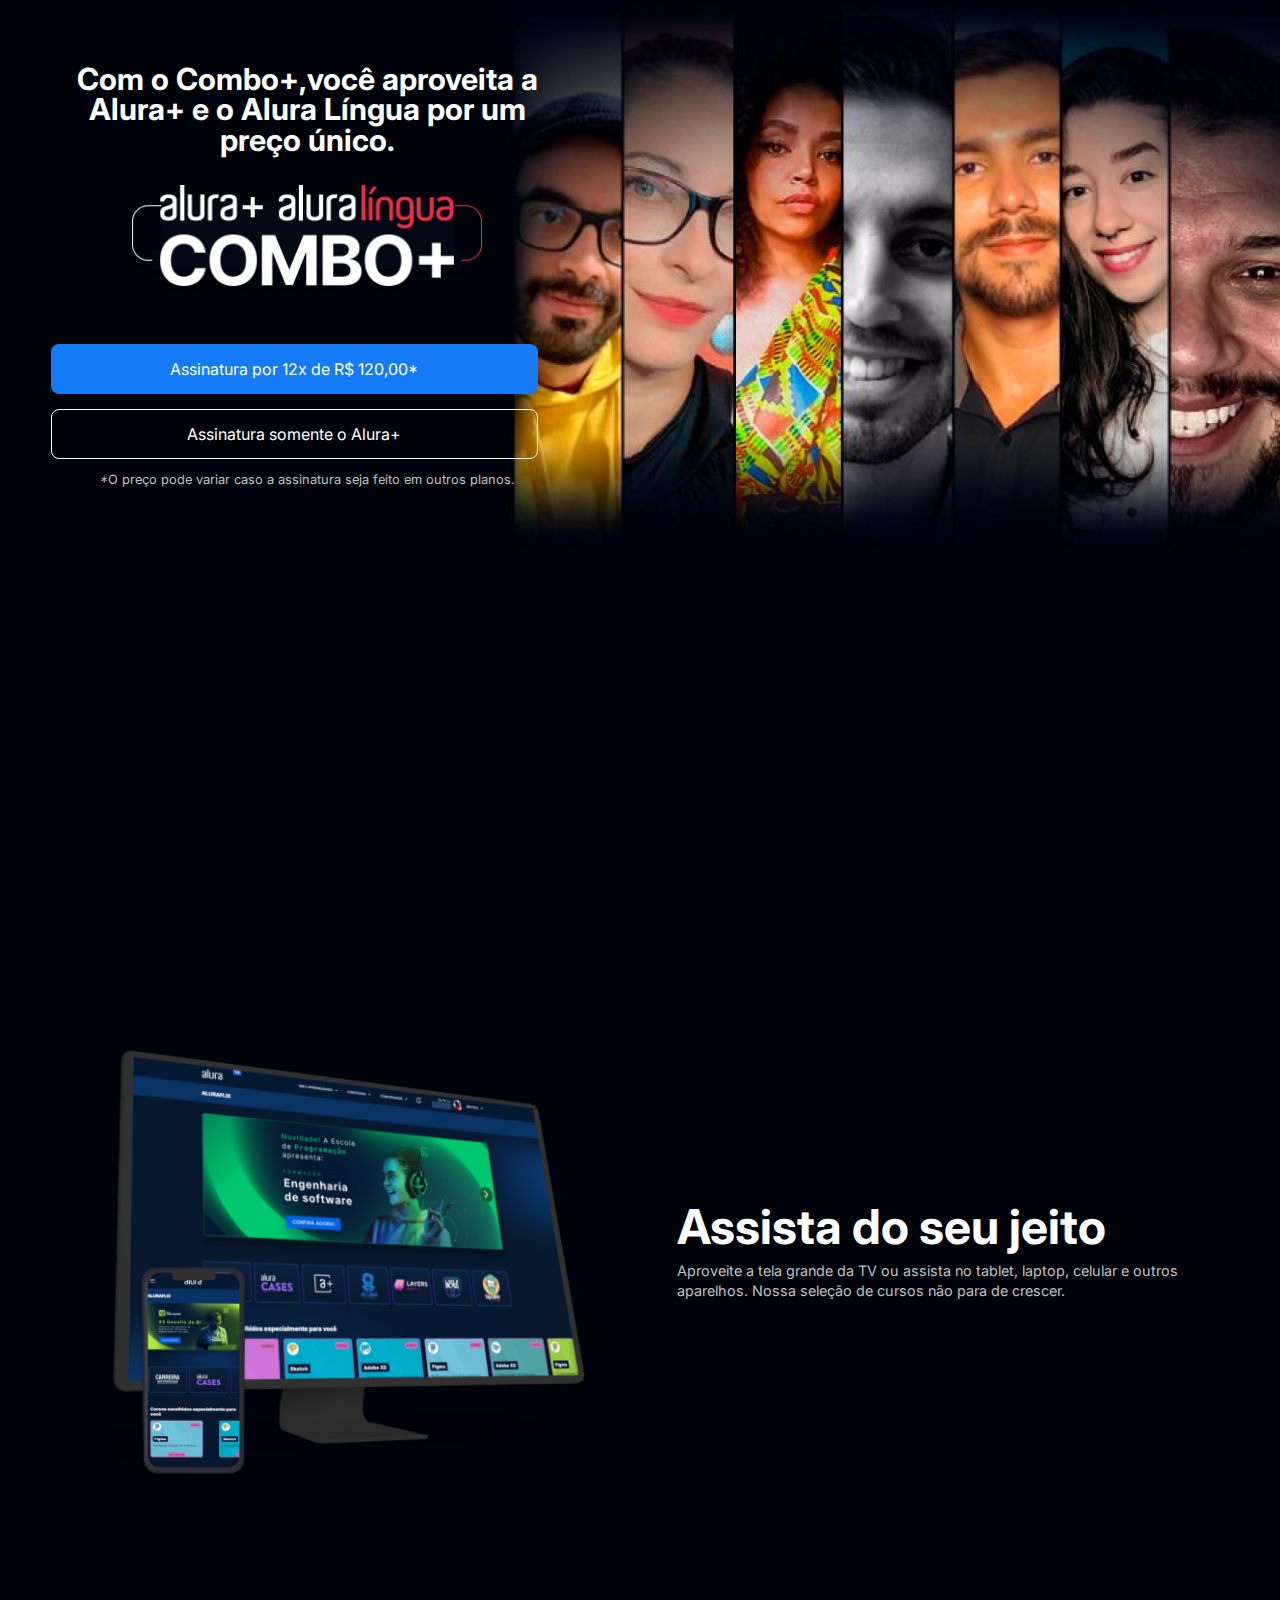
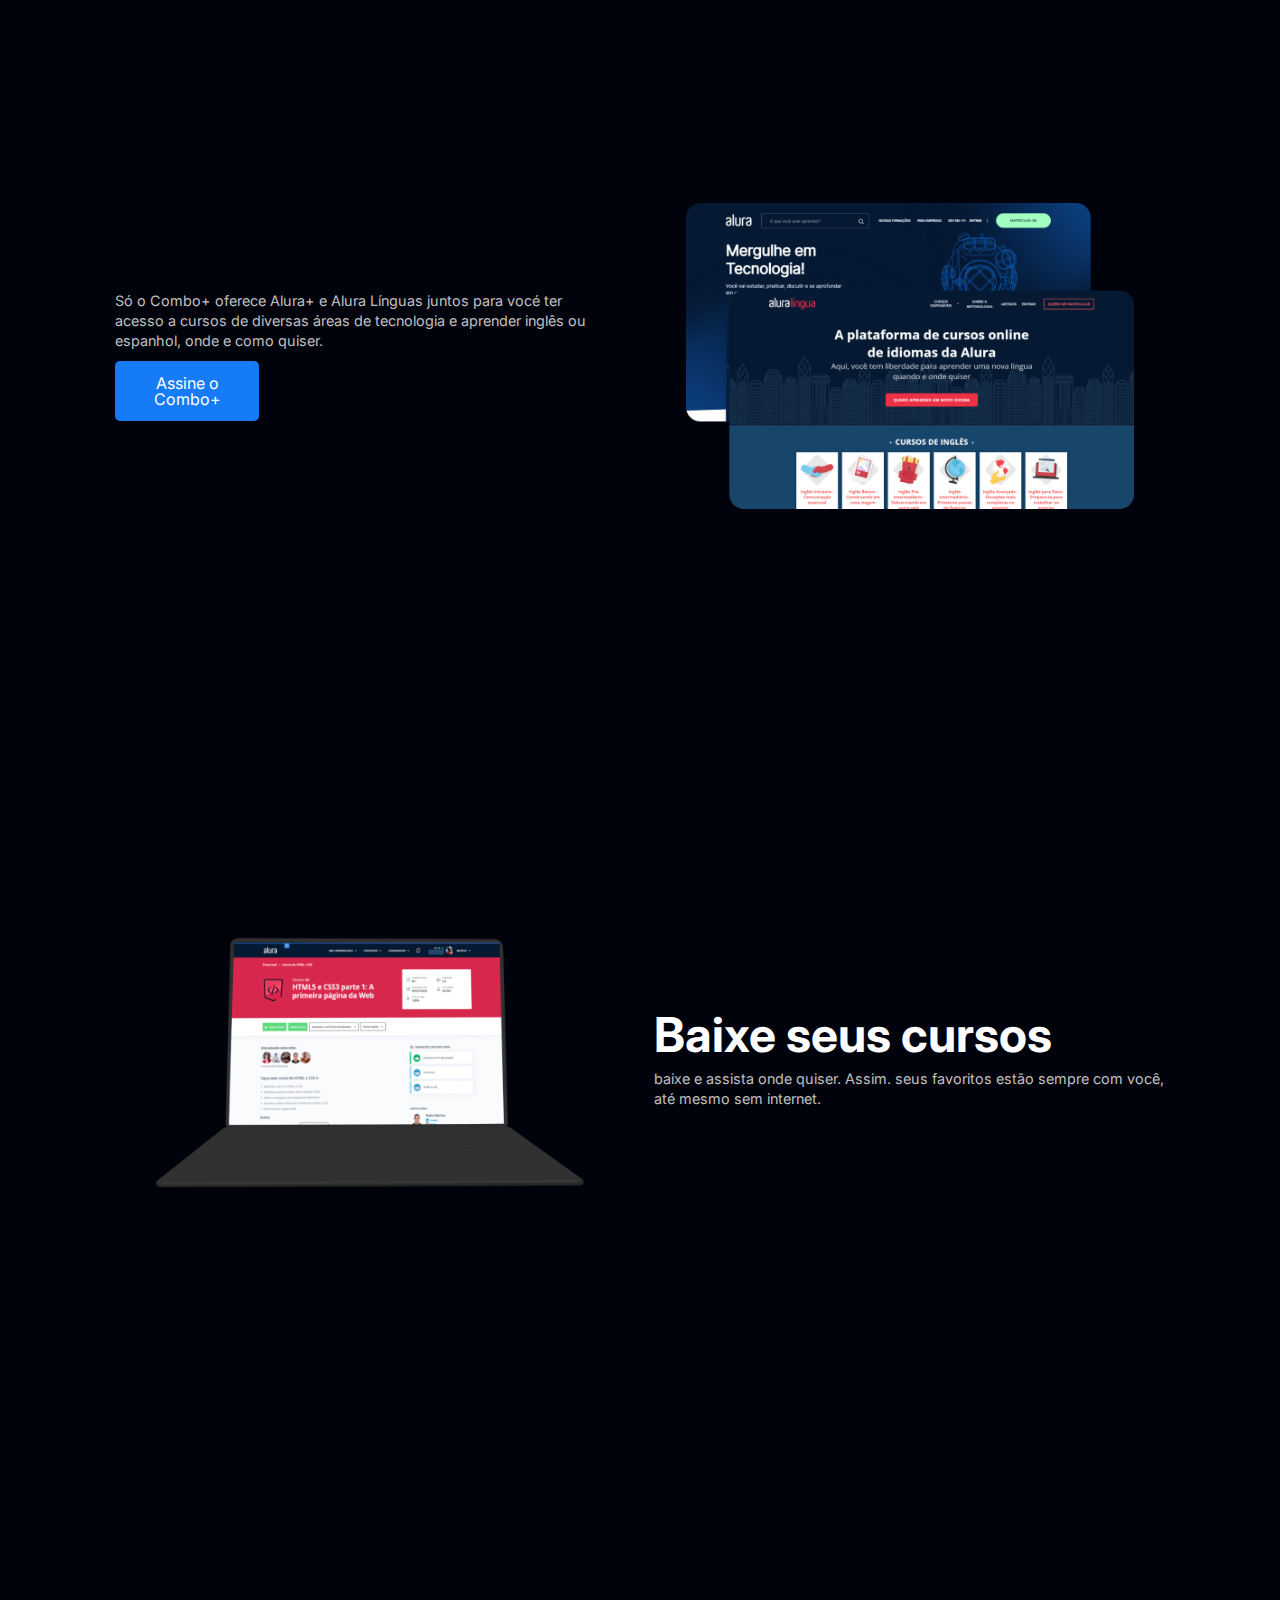
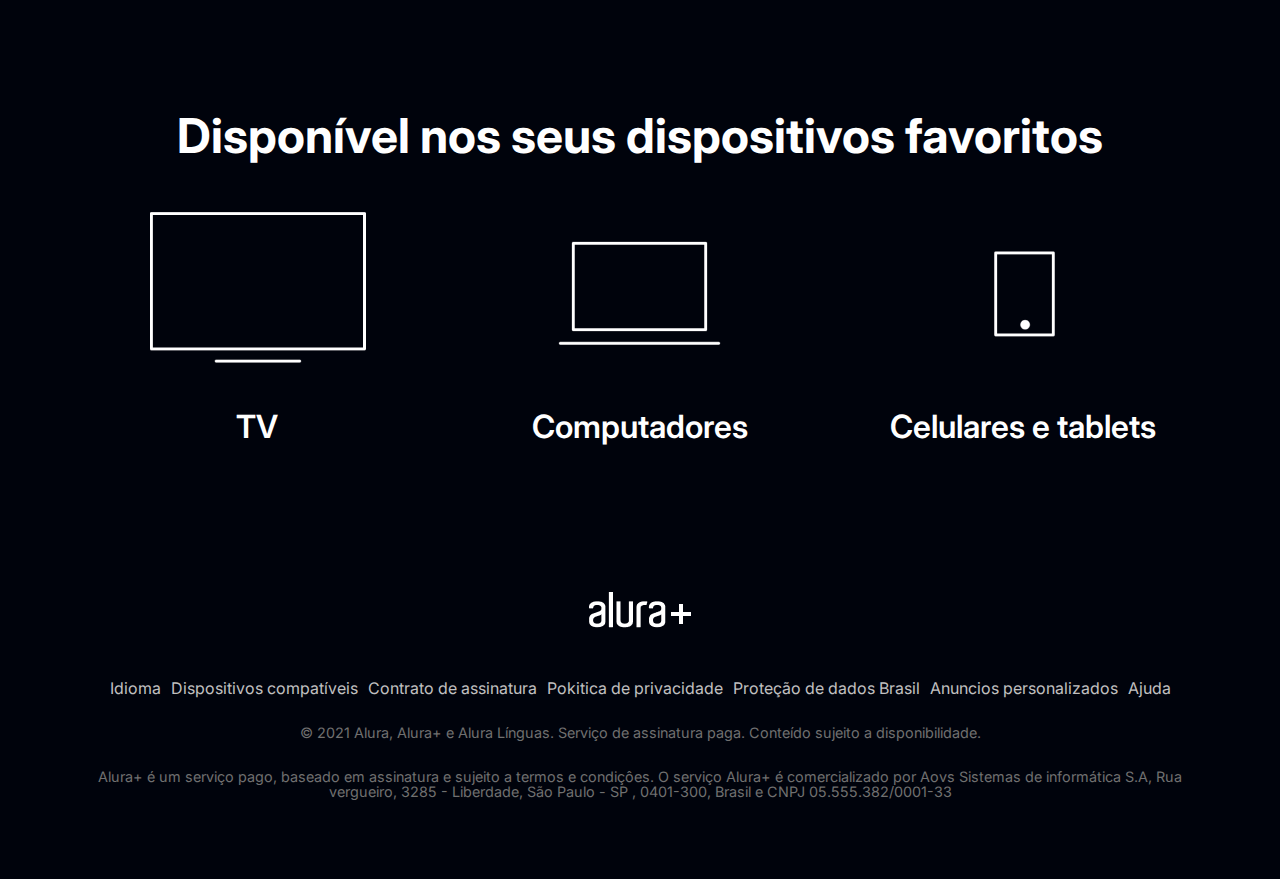
<file: Alura plus/index.html>
<!DOCTYPE html>
<html lang="pt-br">
<head>
    <meta charset="UTF-8">
    <meta http-equiv="X-UA-Compatible" content="IE=edge">
    <meta name="viewport" content="width=device-width, initial-scale=1.0">

    <title>Alura Plus</title>

    <link rel="stylesheet" href="css/styles.css">
    <link rel="stylesheet" href="css/reset.css">
</head>
<body>
    <main>
        <section class="principal">
            <div class="principal_container">
                <h1 class="titulo_principal">Com o Combo+,você aproveita a Alura+ e o Alura Língua por um preço único.</h1>
                <img src="img/Combo.png" alt="alura combo" class="combo_img">
                <button class="assinatura assinatura_12x">Assinatura por 12x de R$ 120,00*</button>
                <button class="assinatura assinatura_alura">Assinatura somente o Alura+</button>
                <p class="paragrafo_principal">*O preço pode variar caso a assinatura seja feito em outros planos.</p>
            </div>
        </section>

        <section class="beneficios">
            <img src="img/Plataformas.png" alt="Computador exemplificnado" class="img_beneficios img_beneficios_plataformas">
            <div class="beneficios_conteudo_plataformas">
                <h2 class="titulo_generico">Assista do seu jeito</h2>
                <p class="paragrafo_generico">Aproveite a tela grande da TV ou assista no tablet, laptop, celular e outros aparelhos. Nossa seleção de cursos não para de crescer.</p>
            </div>

            <div class="beneficios_conteudo_linguas">
                <p class="paragrafo_generico">Só o Combo+ oferece Alura+ e Alura Línguas juntos para vocé ter acesso a cursos de diversas áreas de tecnologia e aprender inglês ou espanhol, onde e como quiser.</p>
                <button class="butao_linguas">Assine o Combo+</button>
            </div>
            <img src="img/Telas.png" alt="Computador exemplificnado" class="img_beneficios_linguas">
            

            <img src="img/Notebook.png" alt="Computador exemplificnado" class="img_beneficios_notebook">
            <div class="beneficios_conteudo_notebook">
                <h2 class="titulo_generico">Baixe seus cursos</h2>
                <p class="paragrafo_generico">baixe e assista onde quiser. Assim. seus favoritos estão sempre com você, até mesmo sem internet.</p>
            </div>
        </section>

        <section class="dispositivos_disponiveis">
            <h2 class="titulo_generico">Disponível nos seus dispositivos favoritos</h2>
            <div class="dispositivos_disponiveis_container">
                <img src="img/tv.png" alt="Tv">
                <img src="img/computador.png" alt="computador">
                <img src="img/celular.png" alt="celurar">
                <h2 class="titulo_dispositivos">TV</h2>
                <h2 class="titulo_dispositivos">Computadores</h2>
                <h2 class="titulo_dispositivos">Celulares e tablets</h2>
            </div>
        </section>   
    </main>

    <footer>
        <img src="img/Logo.png" alt="alura+">
        <div class="footer_conteudo_container">
            <a href="#">Idioma</a>
            <a href="#">Dispositivos compatíveis</a>
            <a href="#">Contrato de assinatura</a>
            <a href="#">Pokitica de privacidade</a>
            <a href="#">Proteção de dados Brasil</a>
            <a href="#">Anuncios personalizados</a>
            <a href="#">Ajuda</a>
        </div>
        <p class="paragrafo_footer">&copy 2021 Alura, Alura+ e Alura Línguas. Serviço de assinatura paga. Conteído sujeito a disponibilidade.</p>
        <p class="paragrafo_footer">Alura+ é um serviço pago, baseado em assinatura e sujeito a termos e condiçôes. O serviço Alura+ é comercializado por Aovs Sistemas de informática S.A, Rua vergueiro, 3285 - Liberdade, São Paulo - SP , 0401-300, Brasil e CNPJ 05.555.382/0001-33</p>
    </footer>

</body>
</html>
</file>
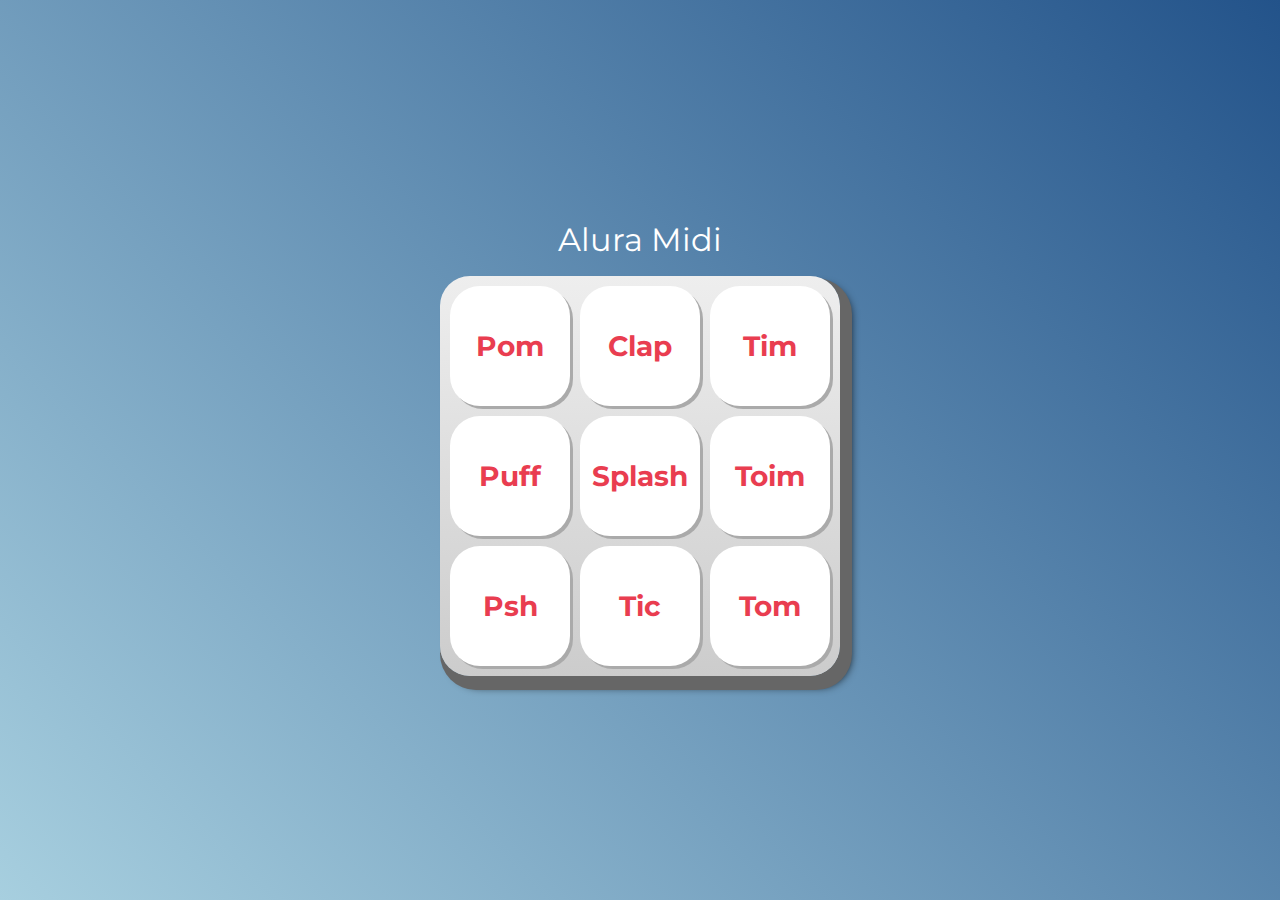
<file: aluramidi/index.html>
<!DOCTYPE html>
<html lang="pt-BR">
<head>
    <meta charset="UTF-8">
    <meta http-equiv="X-UA-Compatible" content="IE=edge">
    <meta name="viewport" content="width=device-width, initial-scale=1.0">

    <title>Alura MIDI</title>

    <link rel="preconnect" href="https://fonts.googleapis.com">
    <link rel="preconnect" href="https://fonts.gstatic.com" crossorigin>
    <link href="https://fonts.googleapis.com/css2?family=Montserrat:wght@500;600&display=swap" rel="stylesheet">

    <link rel="icon" type="image/png" href="images/bateria.png">
    <link rel="stylesheet" href="css/reset.css">
    <link rel="stylesheet" href="css/estilos.css">

    

</head>
<body>

    <h1>Alura Midi</h1>

    <section class="teclado">
        <button class="tecla tecla_pom">Pom</button>
        <button class="tecla tecla_clap">Clap</button>
        <button class="tecla tecla_tim">Tim</button>

        <button class="tecla tecla_puff">Puff</button>
        <button class="tecla tecla_splash">Splash</button>
        <button class="tecla tecla_toim">Toim</button>

        <button class="tecla tecla_psh">Psh</button>
        <button class="tecla tecla_tic">Tic</button>
        <button class="tecla tecla_tom">Tom</button>
    </section>

    <audio src="sounds/keyq.wav" id="som_tecla_pom"></audio>
    <audio src="sounds/keyw.wav" id="som_tecla_clap"></audio>
    <audio src="sounds/keye.wav" id="som_tecla_tim"></audio>
    <audio src="sounds/keya.wav" id="som_tecla_puff"></audio>
    <audio src="sounds/keys.wav" id="som_tecla_splash"></audio>
    <audio src="sounds/keyd.wav" id="som_tecla_toim"></audio>
    <audio src="sounds/keyz.wav" id="som_tecla_psh"></audio>
    <audio src="sounds/keyx.wav" id="som_tecla_tic"></audio>
    <audio src="sounds/keyc.wav" id="som_tecla_tom"></audio>

    <script src="main.js"></script>

</body>
</html>
</file>
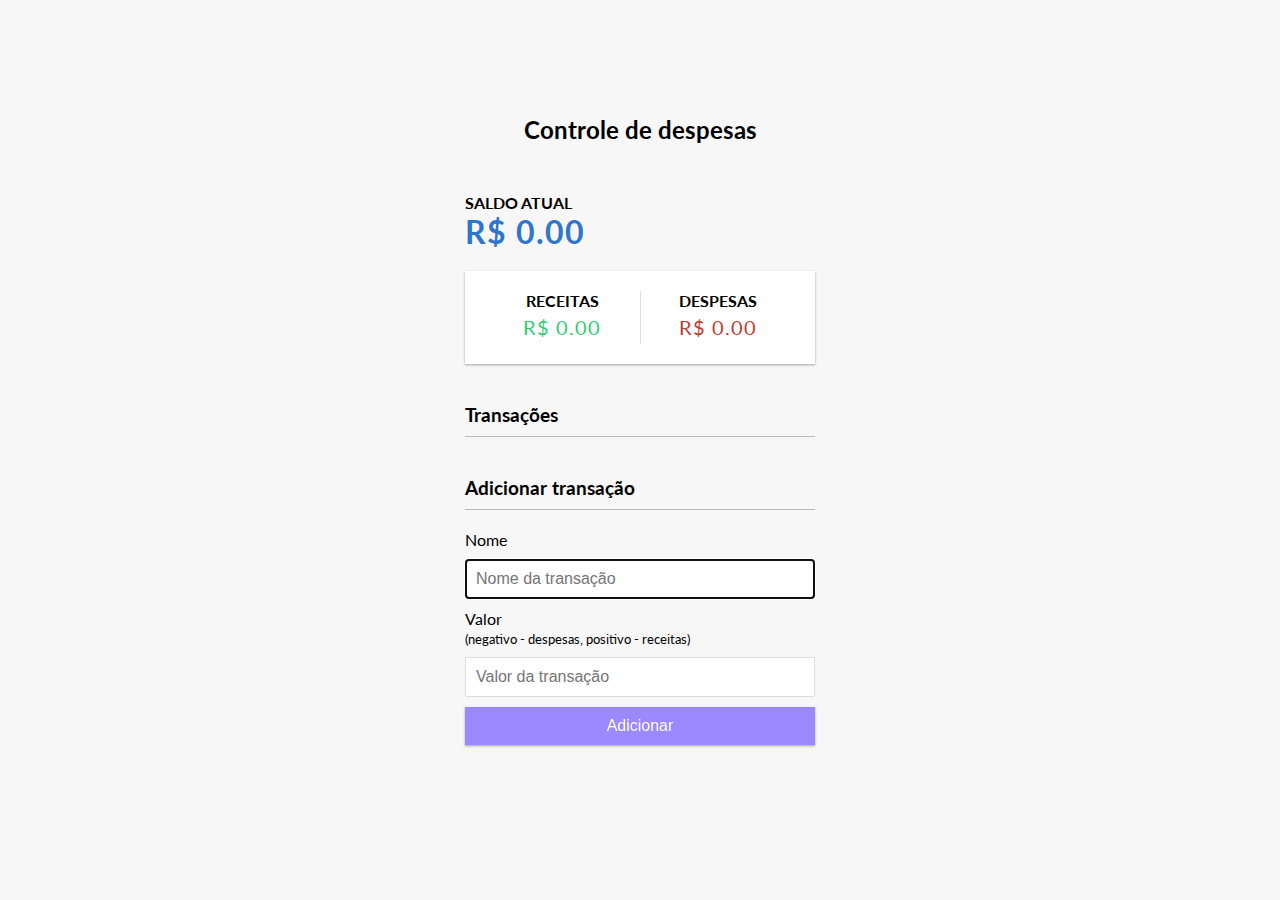
<file: controle-de-despesas-master/index.html>
<!DOCTYPE html>
<html lang="pt-br">
  <head>
    <meta charset="UTF-8" />
    <meta name="viewport" content="width=device-width, initial-scale=1.0" />
    <link rel="stylesheet" href="./style.css" />
    <title>Controle de despesas</title>
  </head>
  <body>
    <h2>Controle de despesas</h2>

    <div class="container">
      <h4>Saldo atual</h4>
      
      <h1 id="balance" class="balance">R$ 0.00</h1>

      <div class="inc-exp-container">
        <div>
          <h4>Receitas</h4>
          <p id="money-plus" class="money plus">+ R$0.00</p>
        </div>

        <div>
          <h4>Despesas</h4>
          <p id="money-minus" class="money minus">- R$0.00</p>
        </div>
      </div>

      <h3>Transações</h3>
      
      <ul id="transactions" class="transactions"></ul>

      <h3>Adicionar transação</h3>
      
      <form id="form">
        <div class="form-control">
          <label for="text">Nome</label>
          <input autofocus type="text" id="text" placeholder="Nome da transação" required/>
        </div>

        <div class="form-control">
          <label for="amount">Valor <br />
            <small>(negativo - despesas, positivo - receitas)</small>
          </label>
          <input type="number" id="amount" placeholder="Valor da transação" required/>
        </div>

        <button class="btn">Adicionar</button>
      </form>
    </div>

    <script src="script.js"></script>
  </body>
</html>
</file>
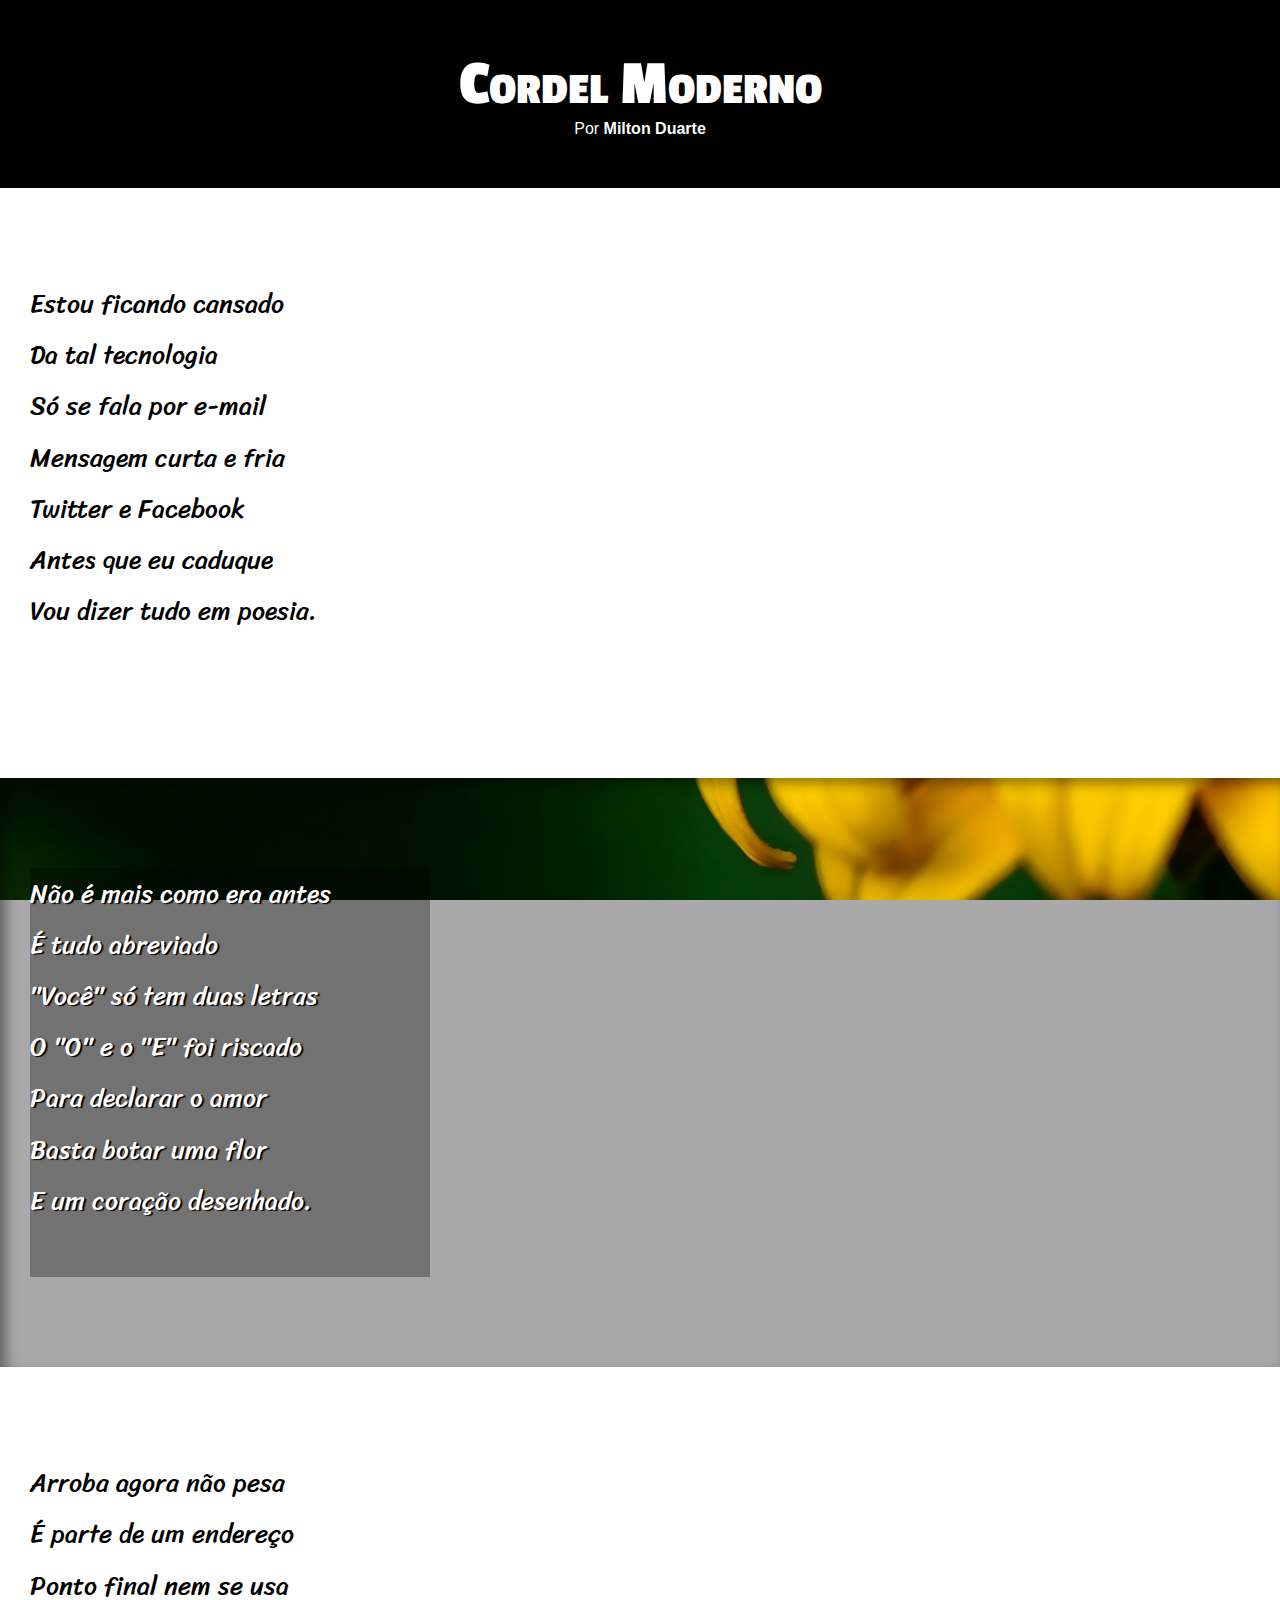
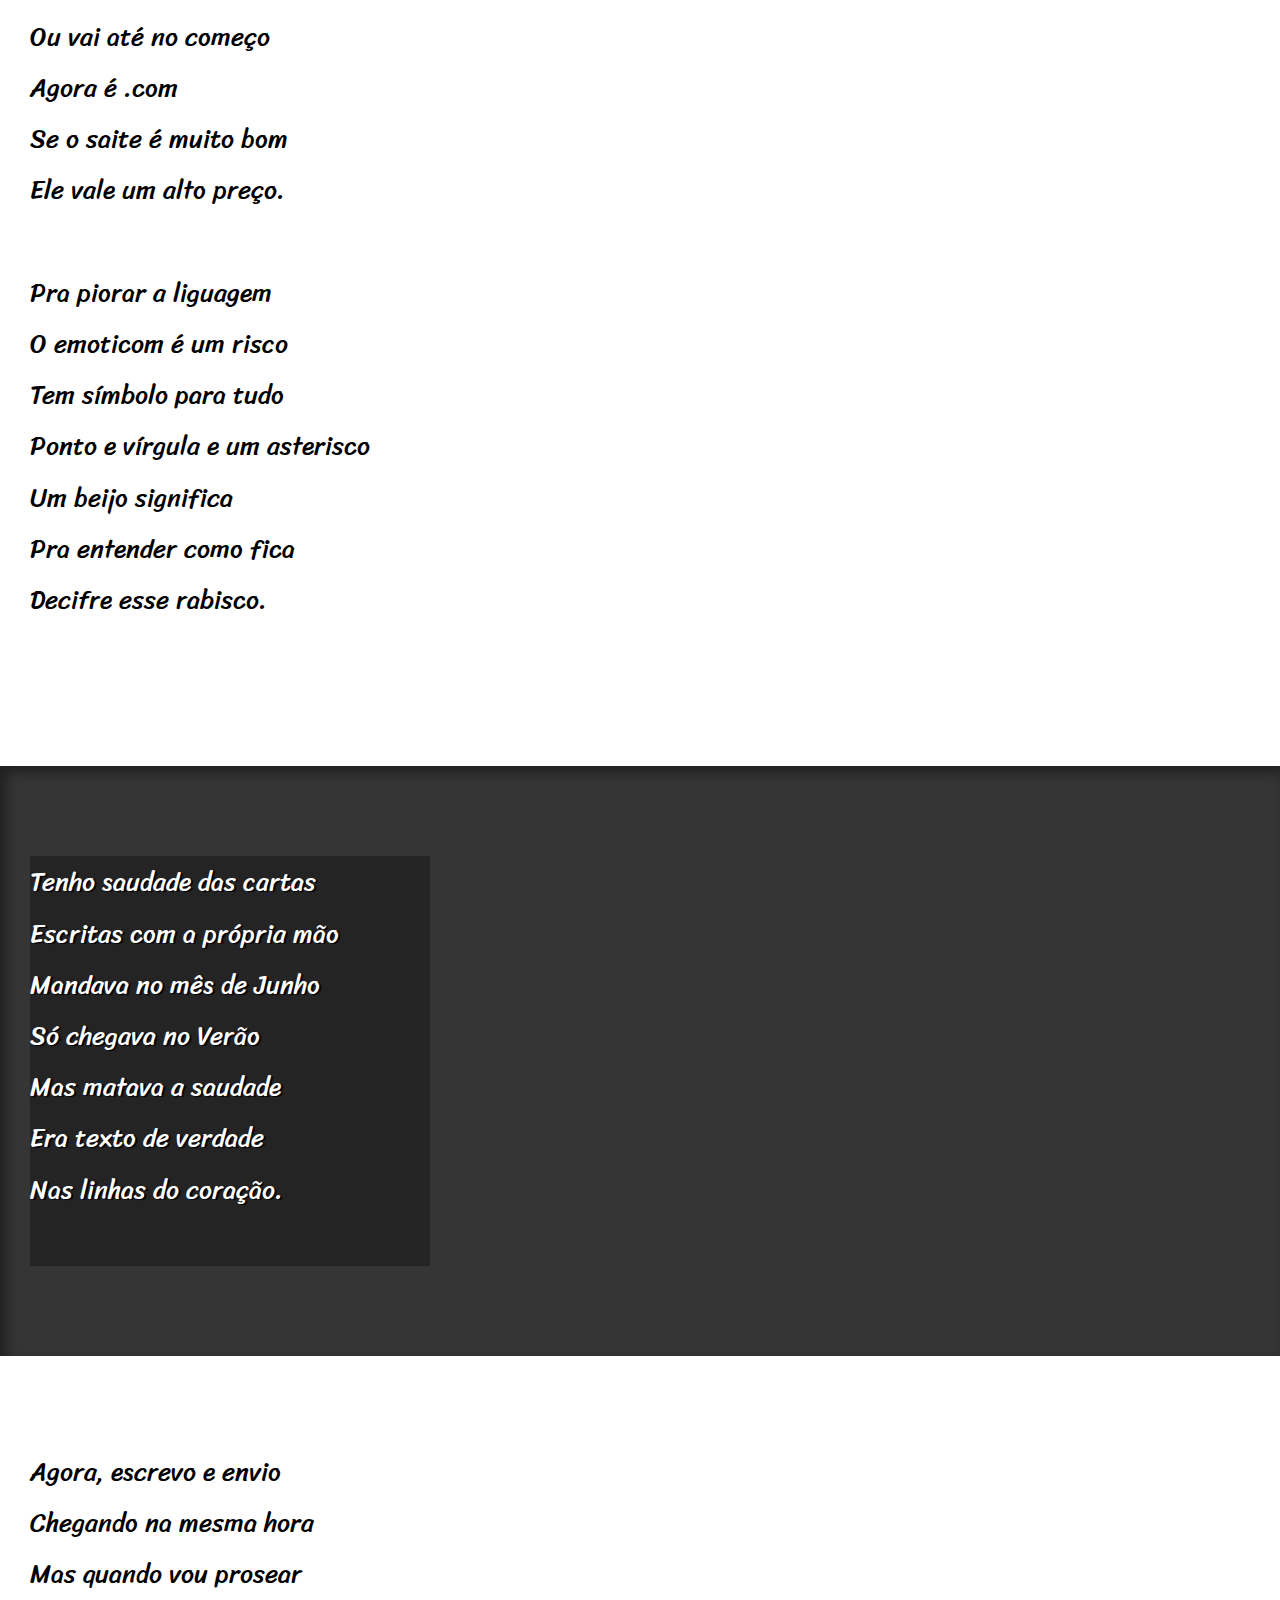
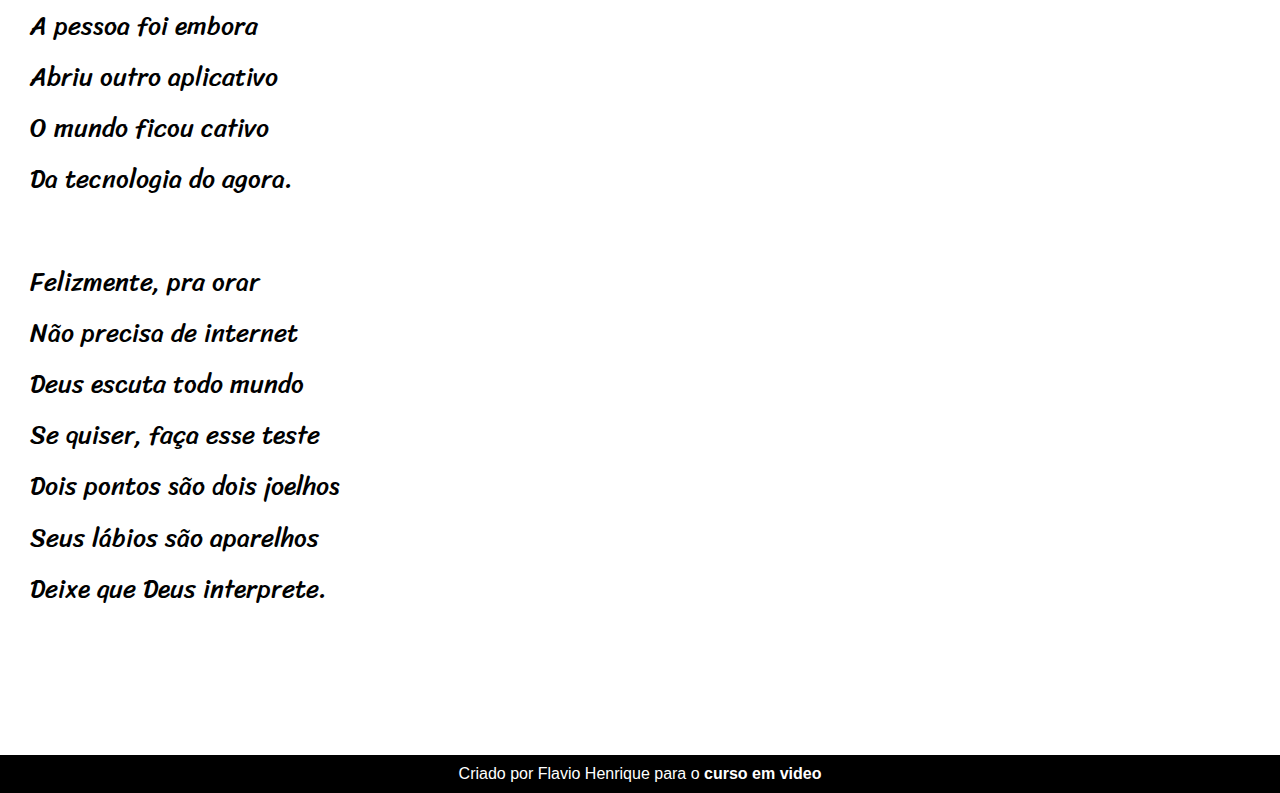
<file: cordelModerno/index.html>
<!DOCTYPE html>
<html lang="pt-br">
<head>
    <meta charset="UTF-8">
    <meta http-equiv="X-UA-Compatible" content="IE=edge">
    <meta name="viewport" content="width=device-width, initial-scale=1.0">
    <title>Cordel Moderno</title>

    <link rel="stylesheet" href="style.css">

</head>
<body>
    <header>
        <h1>Cordel Moderno</h1>
        <p>Por <a href="https://www.recantodasletras.com.br/poesias/3186743" target="_blank">Milton Duarte</a></p>
    </header>

<section class="normal">
    <p>
        Estou ficando cansado<br>
        Da tal tecnologia<br>
        Só se fala por e-mail<br>
        Mensagem curta e fria<br>
        Twitter e Facebook<br>
        Antes que eu caduque<br>
        Vou dizer tudo em poesia.
    </p>
</section>

<section class="imagem" id="img01">
    <p>
        Não é mais como era antes<br>
        É tudo abreviado<br>
        "Você" só tem duas letras<br>
        O "O" e o "E" foi riscado<br>
        Para declarar o amor<br>
        Basta botar uma flor<br>
        E um coração desenhado.
    </p>
</section>

<section class="normal">
    <p>
        Arroba agora não pesa<br>
        É parte de um endereço<br>
        Ponto final nem se usa<br>
        Ou vai até no começo<br>
        Agora é .com<br>
        Se o saite é muito bom<br>
        Ele vale um alto preço.
    </p>


    <p>
        Pra piorar a liguagem<br>
        O emoticom é um risco<br>
        Tem símbolo para tudo<br>
        Ponto e vírgula e um asterisco<br>
        Um beijo significa<br>
        Pra entender como fica<br>
        Decifre esse rabisco.
    </p>
</section>

<section class="imagem" id="img02">
    <p>
        Tenho saudade das cartas<br>
        Escritas com a própria mão<br>
        Mandava no mês de Junho<br>
        Só chegava no Verão<br>
        Mas matava a saudade<br>
        Era texto de verdade<br>
        Nas linhas do coração.
    </p>
</section>

<section class="normal">
    <p>
        Agora, escrevo e envio<br>
        Chegando na mesma hora<br>
        Mas quando vou prosear<br>
        A pessoa foi embora<br>
        Abriu outro aplicativo<br>
        O mundo ficou cativo<br>
        Da tecnologia do agora.
    </p>
    
    <p>
        Felizmente, pra orar<br>
        Não precisa de internet<br>
        Deus escuta todo mundo<br>
        Se quiser, faça esse teste<br>
        Dois pontos são dois joelhos<br>
        Seus lábios são aparelhos<br>
        Deixe que Deus interprete.
    </p>
</section>

<footer>Criado por Flavio Henrique para o <a href="https://www.youtube.com/c/CursoemV%C3%ADdeo" target="_blank">curso em video</a></footer>

</body>
</html>
</file>
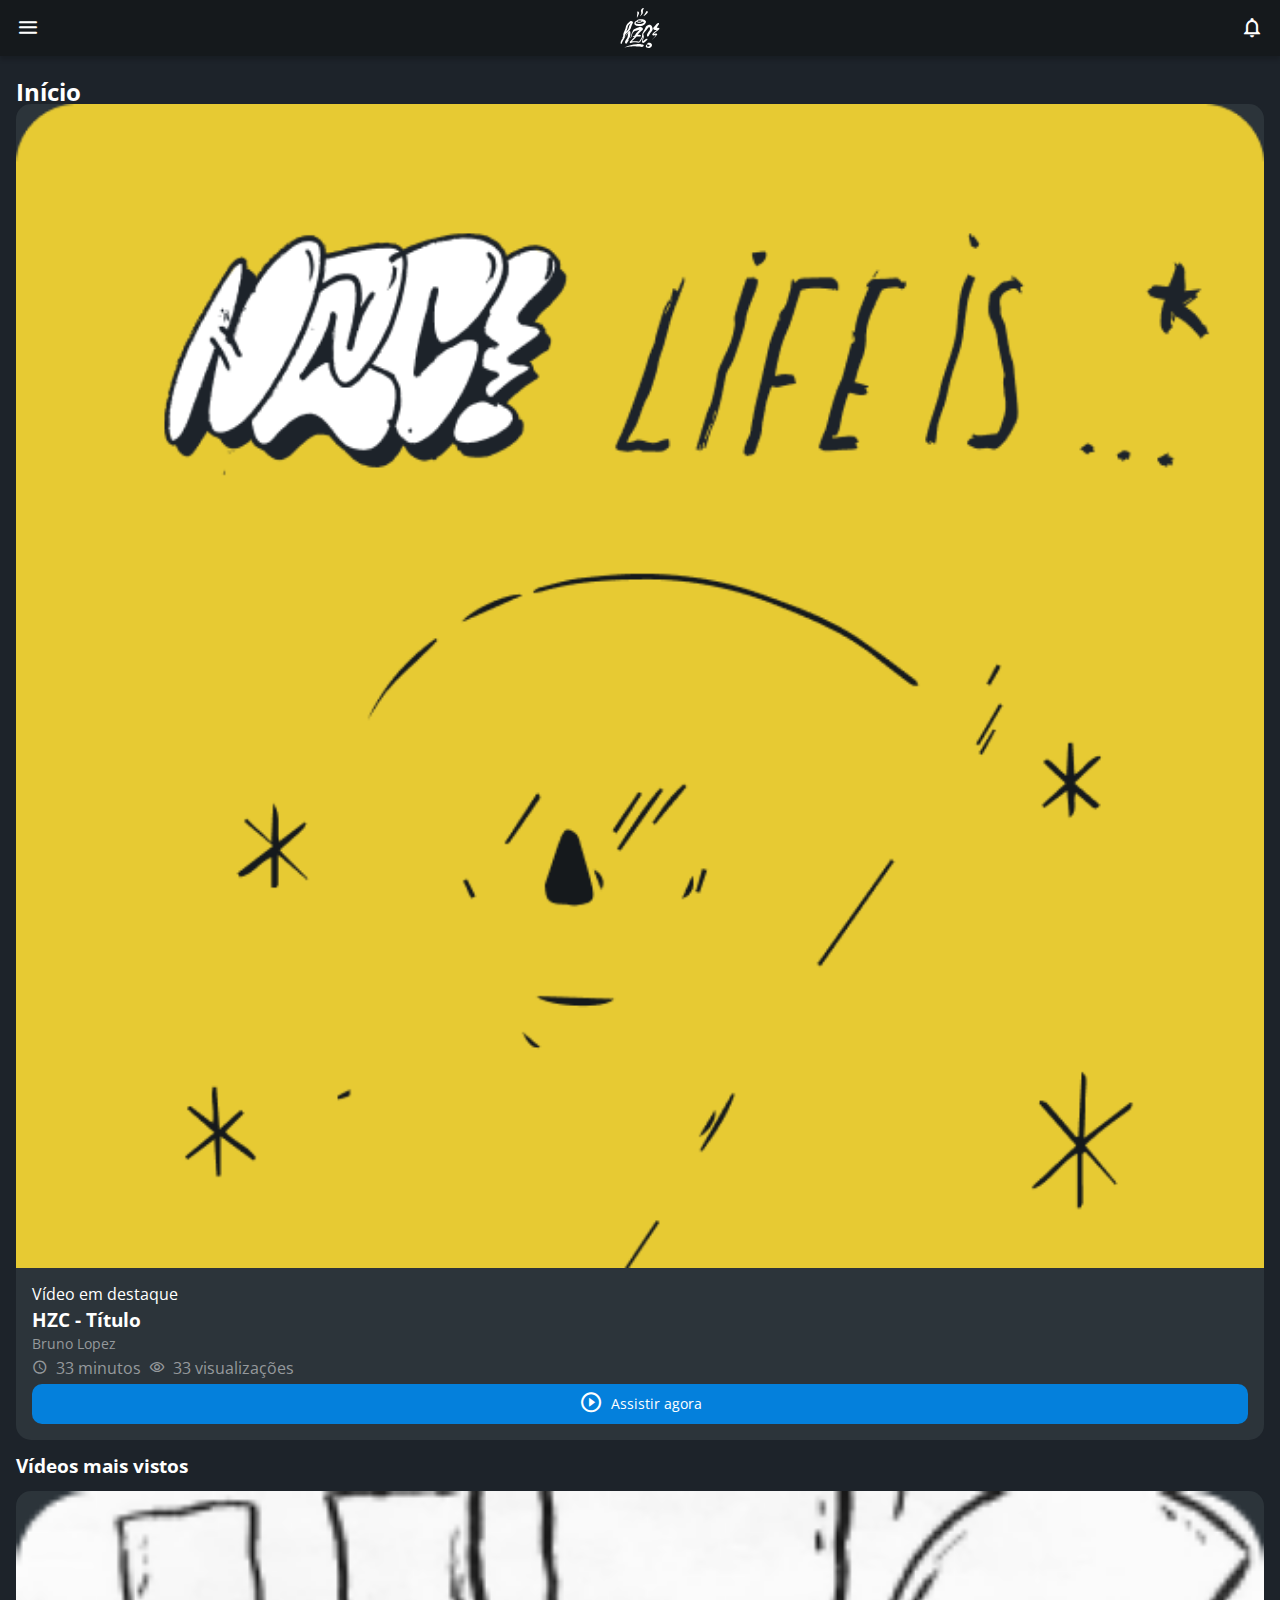
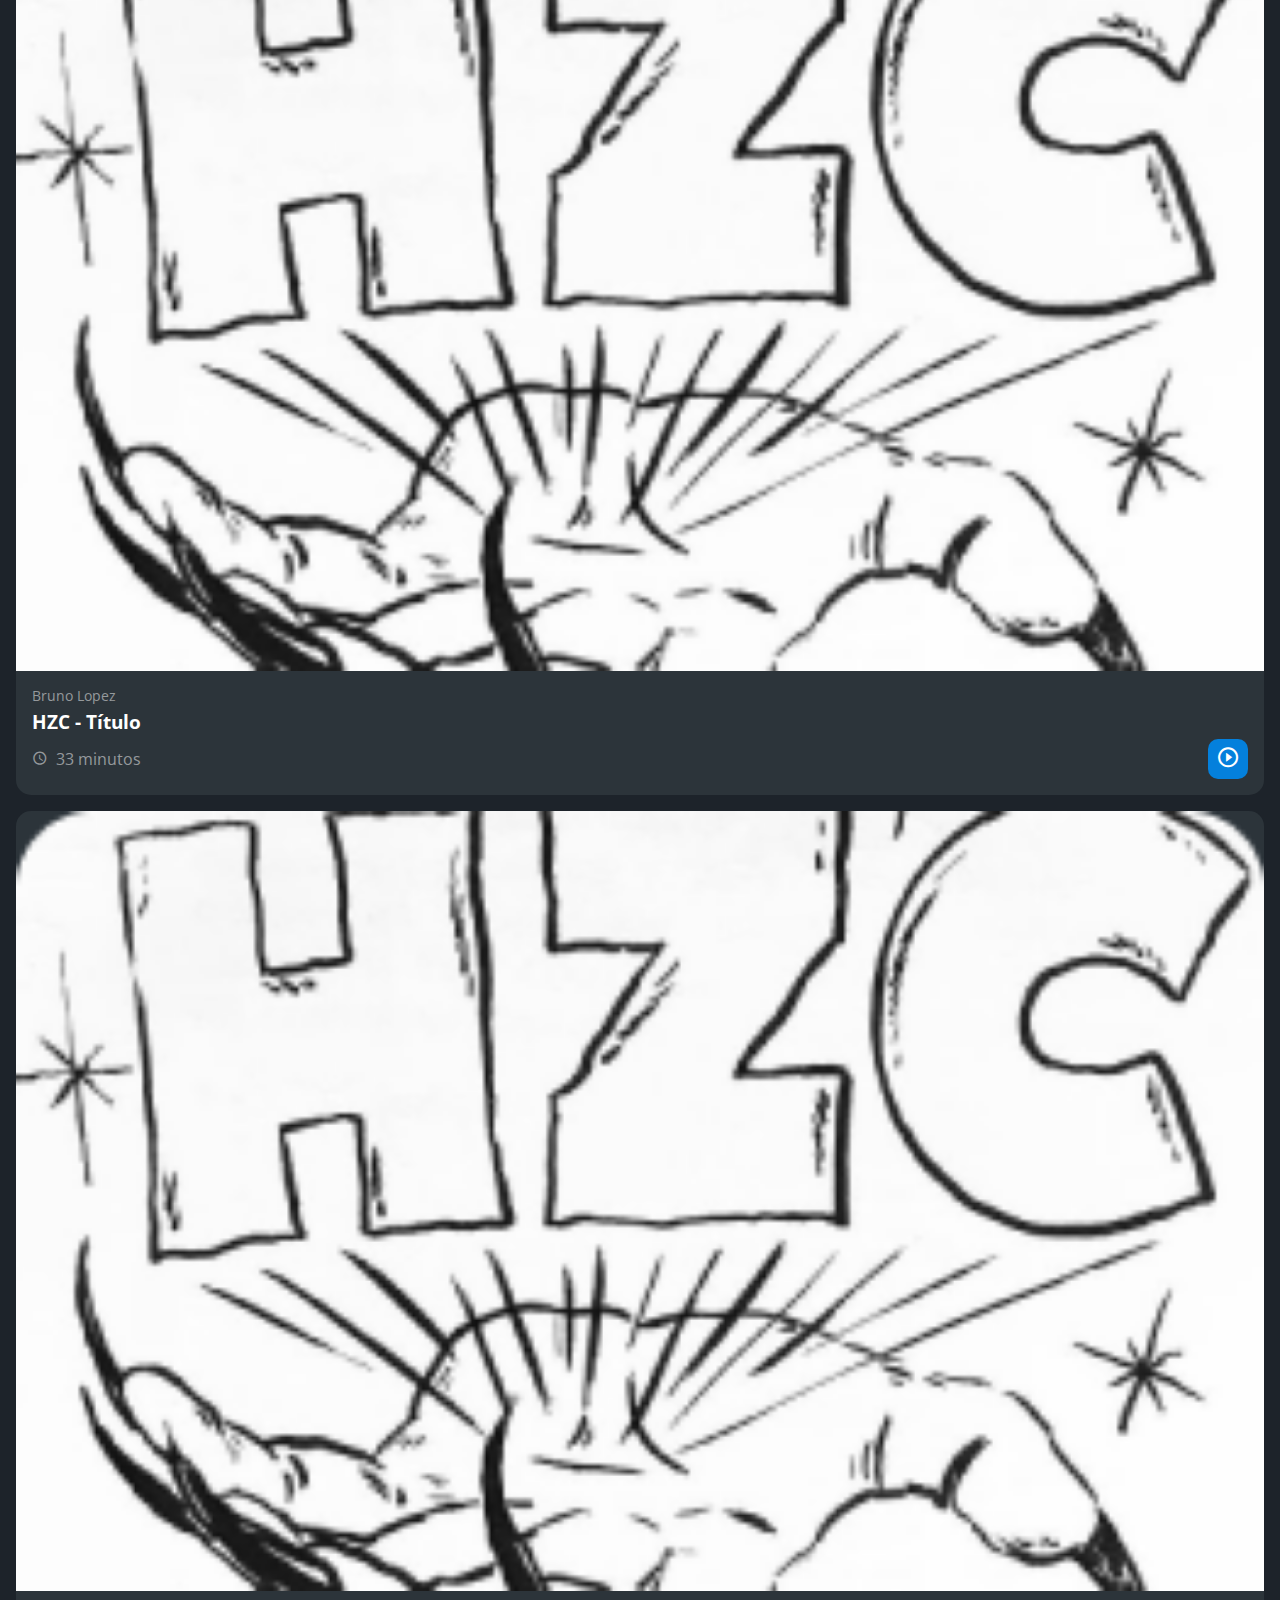
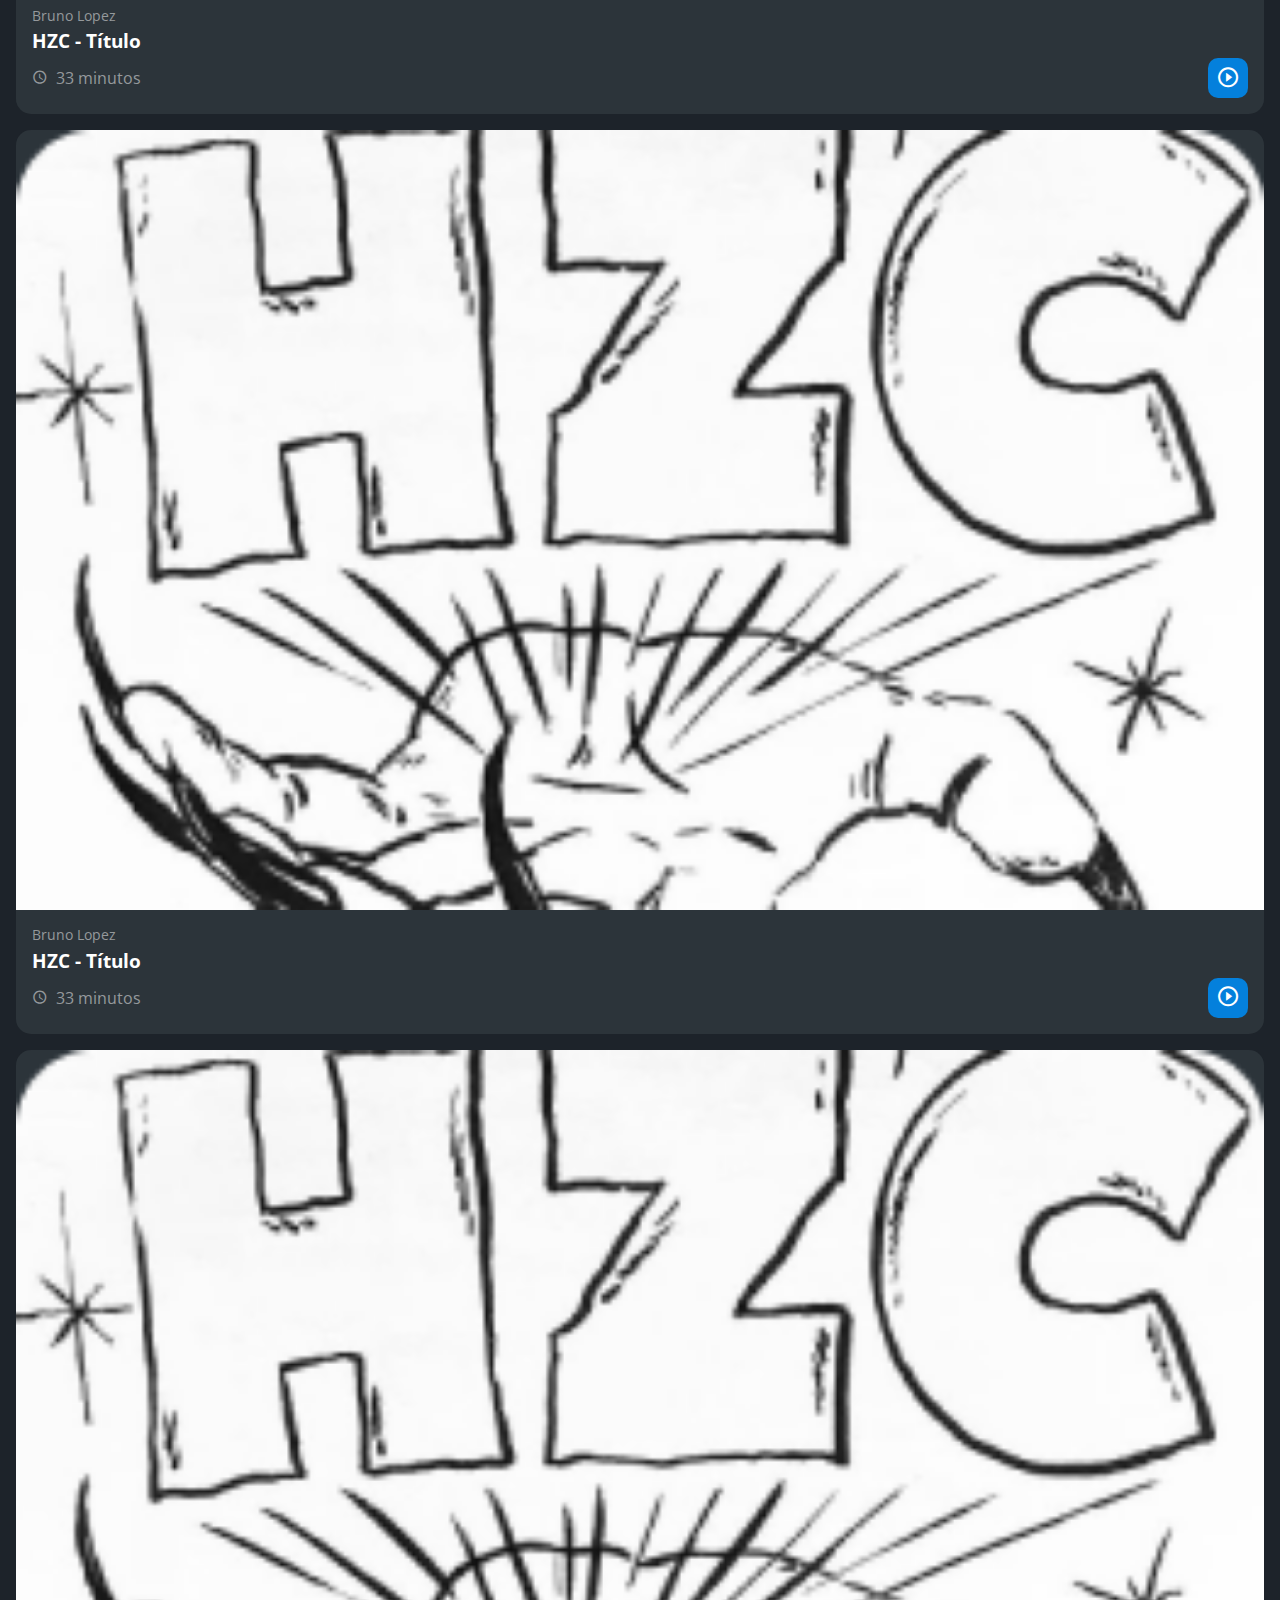
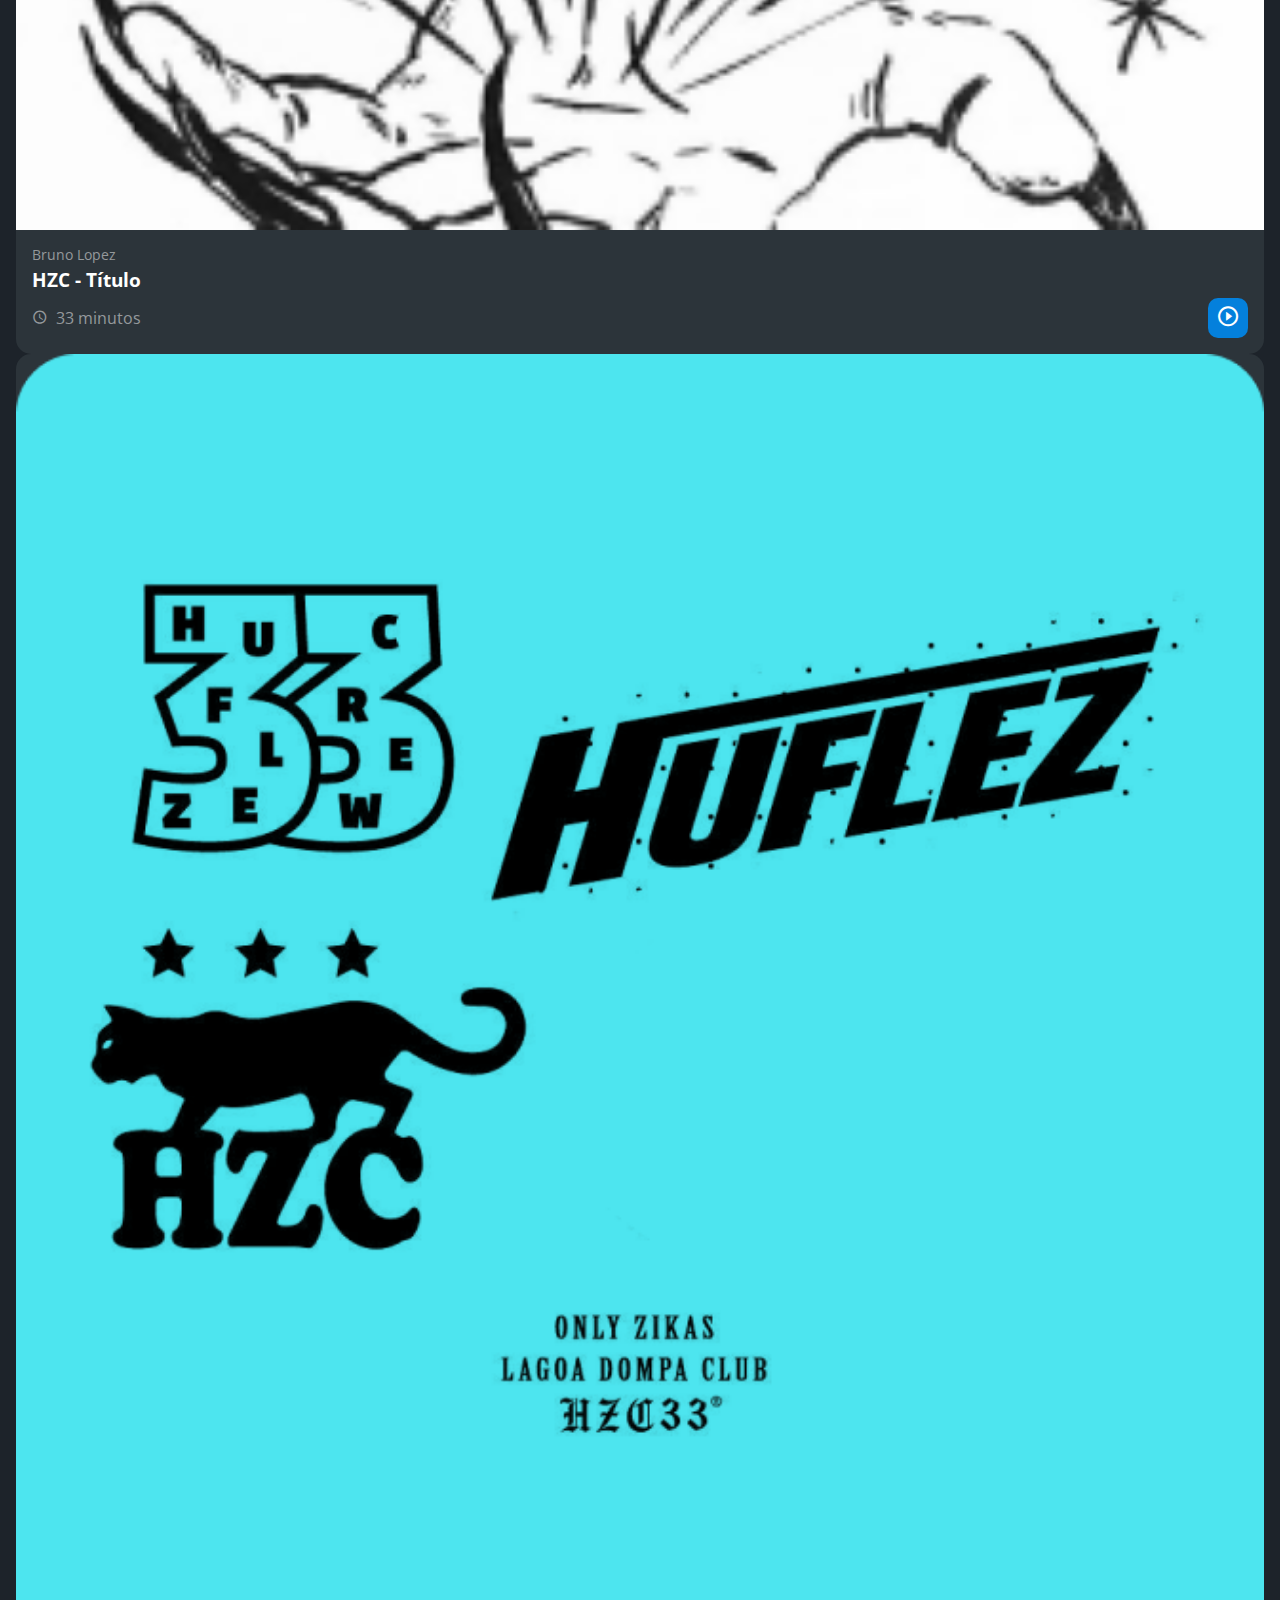
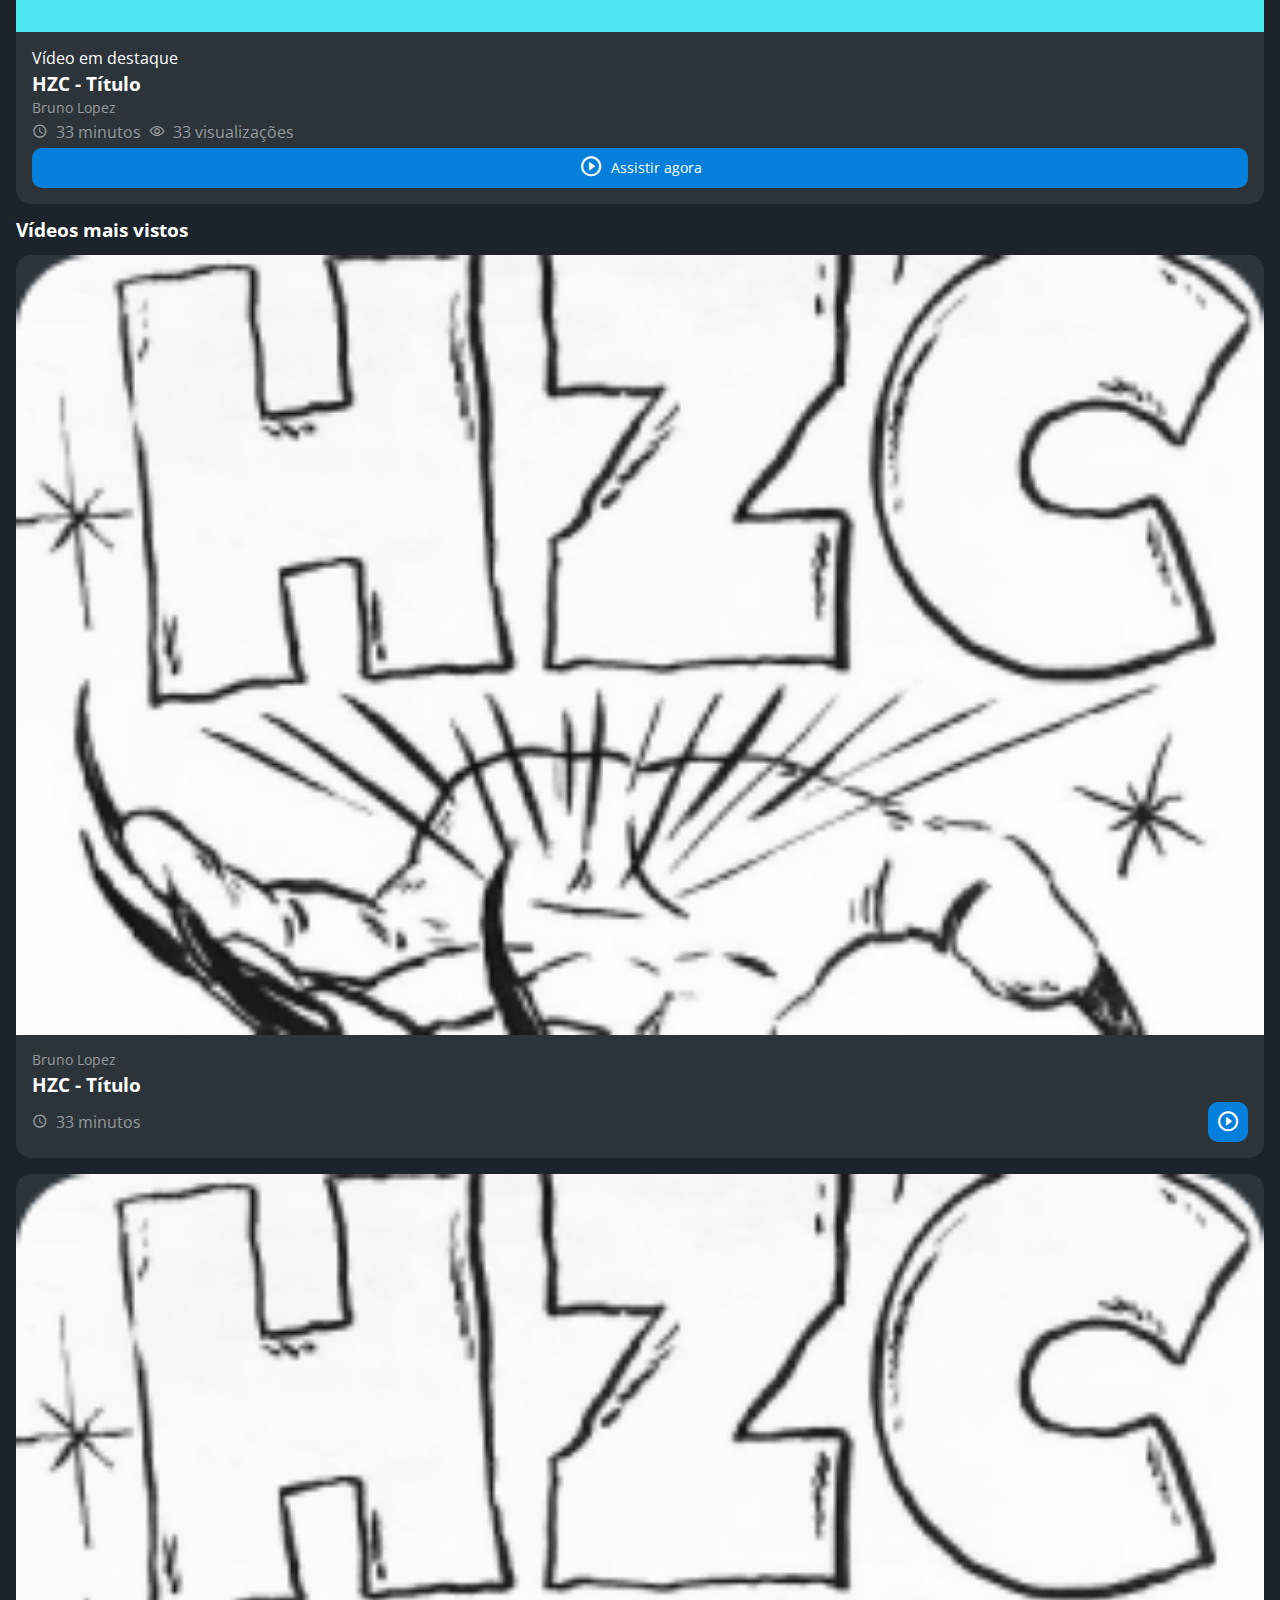
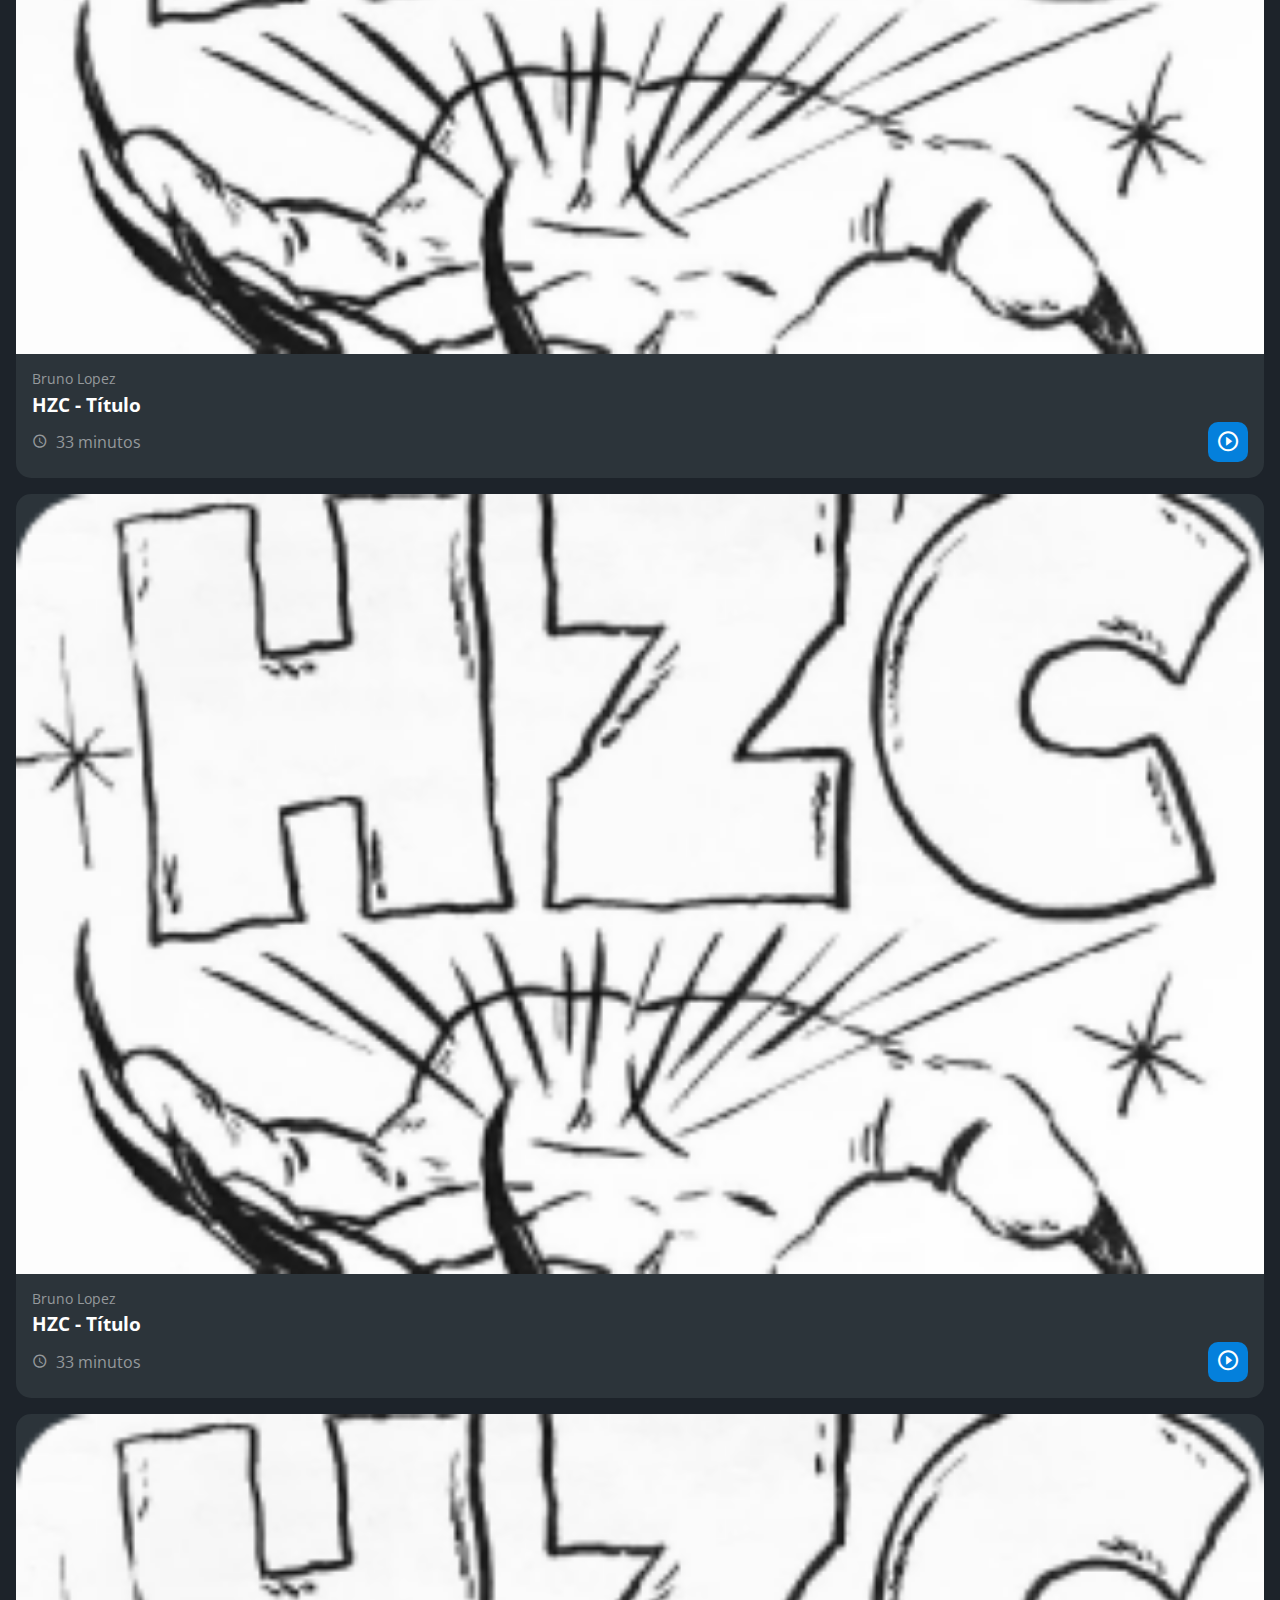
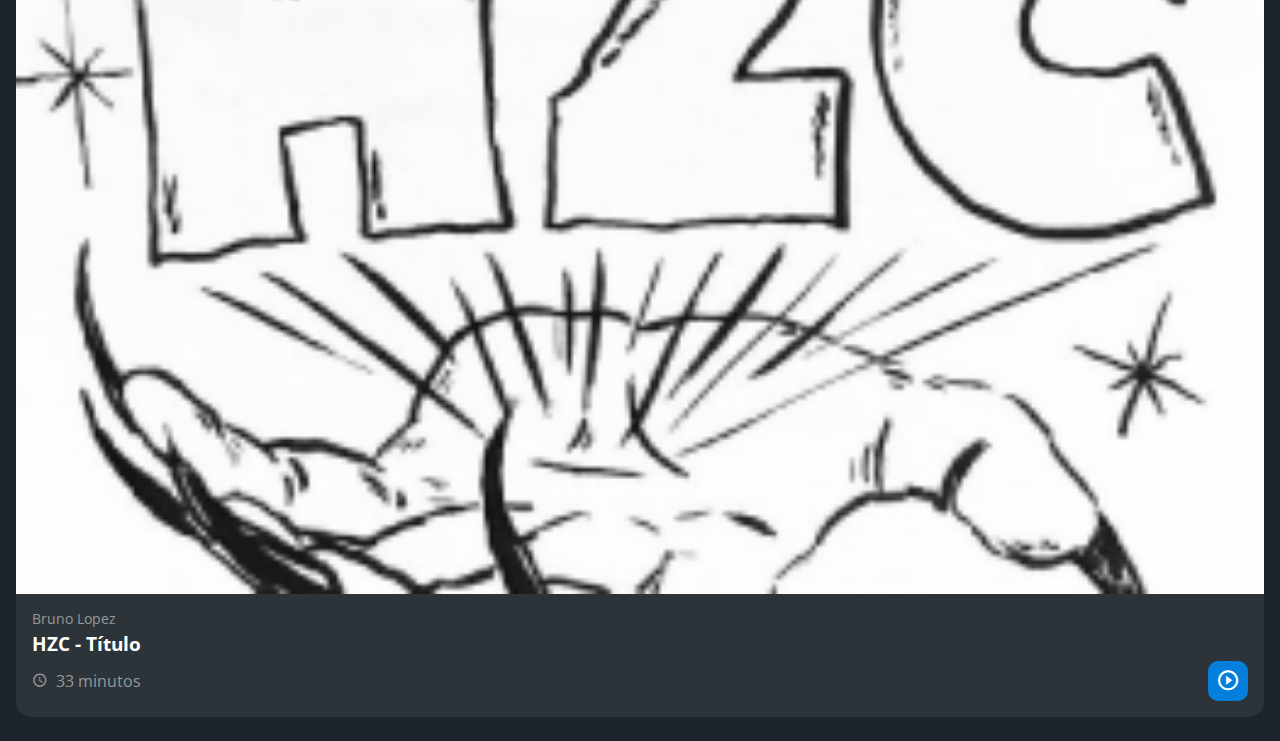
<file: HZC/index.html>
<!DOCTYPE html>
<html lang="pt-br">
<head>
    <meta charset="UTF-8">
    <meta http-equiv="X-UA-Compatible" content="IE=edge">
    <meta name="viewport" content="width=device-width, initial-scale=1.0">
    <title>HZC | Home</title>
    <link rel="preconnect" href="https://fonts.googleapis.com">
    <link rel="preconnect" href="https://fonts.gstatic.com" crossorigin>
    <link rel="stylesheet" href="https://fonts.googleapis.com/css2?family=Open+Sans:wght@400;600;700&display=swap">
    <link rel="stylesheet" href="assets/css/reset.css">
    <link rel="stylesheet" href="assets/css/estilos.css">
</head>
<body>
    <header class="cabecalho">
        <button class="cabecalho__menu" aria-label="Menu"><i></i></button>
        <img src="assets/img/logo.svg" alt="Logotipo da HZC" class="cabecalho__logo">
        <p class="cabecalho__perfil">Bruno Lopez</p>
        <button class="cabecalho__notificacao" aria-label="Notificação"><i></i></button>
    </header>
    <nav class="menu-lateral">
        <img src="assets/img/logo.svg" alt="Logotipo da HZC" class="menu-lateral__logo">
        <a href="#" class="menu-lateral__link menu-lateral__link--inicio menu-lateral__link--ativo">Início</a>
        <a href="#" class="menu-lateral__link menu-lateral__link--videos">Vídeos</a>
        <a href="#" class="menu-lateral__link menu-lateral__link--picos">Picos</a>
        <a href="#" class="menu-lateral__link menu-lateral__link--integrantes">Integrantes</a>
        <a href="#" class="menu-lateral__link menu-lateral__link--camisas">Camisas</a>
        <a href="#" class="menu-lateral__link menu-lateral__link--pinturas">Pinturas</a>
    </nav>
    <main class="principal">
        <h2 class="titulo-pagina">Início</h2>
        <article class="cartao cartao--destaque destaque-video">
            <img src="assets/img/banner-mobile_1.png" alt="Banner do cartao" class="cartao__imagem cartao__imagem--mobile">
            <img src="assets/img/banner_1.png" alt="Banner do cartao" class="cartao__imagem cartao__imagem--desktop">
            <div class="cartao__conteudo">
                <p class="cartao__destaque">Vídeo em destaque</p>
                <h3 class="cartao__titulo">HZC - Título</h3>
                <p class="cartao__perfil">Bruno Lopez</p>
                <p class="cartao__info cartao__info--tempo">33 minutos</p>
                <p class="cartao__info cartao__info--visualizacao">33 visualizações</p>
                <button class="cartao__botao cartao__botao--play cartao__botao--destaque">Assistir agora</button>
            </div>
        </article>
        <article class="cartao cartao--recentes video-recentes">
            <h3 class="cartao__titulo">Vídeos recentes</h3>
            <a href="#" class="cartao__link">Ver todos</a>
            <ul class="cartao__lista">
                <li class="cartao__item">
                    <img src="assets/img/miniatura_1.png" alt="Thumbnail" class="cartao__item-thumbnail">
                    <h4 class="cartao__item-titulo">HZC - Love machine</h4>
                    <p class="cartao__item-perfil">Bruno Lopez</p>
                </li>
                <li class="cartao__item">
                    <img src="assets/img/miniatura_1.png" alt="Thumbnail" class="cartao__item-thumbnail">
                    <h4 class="cartao__item-titulo">HZC - Love machine</h4>
                    <p class="cartao__item-perfil">Bruno Lopez</p>
                </li>
                <li class="cartao__item">
                    <img src="assets/img/miniatura_1.png" alt="Thumbnail" class="cartao__item-thumbnail">
                    <h4 class="cartao__item-titulo">HZC - Love machine</h4>
                    <p class="cartao__item-perfil">Bruno Lopez</p>
                </li>
                <li class="cartao__item">
                    <img src="assets/img/miniatura_1.png" alt="Thumbnail" class="cartao__item-thumbnail">
                    <h4 class="cartao__item-titulo">HZC - Love machine</h4>
                    <p class="cartao__item-perfil">Bruno Lopez</p>
                </li>
                <li class="cartao__item">
                    <img src="assets/img/miniatura_1.png" alt="Thumbnail" class="cartao__item-thumbnail">
                    <h4 class="cartao__item-titulo">HZC - Love machine</h4>
                    <p class="cartao__item-perfil">Bruno Lopez</p>
                </li>
            </ul>
        </article>
        <section class="secao secao-videos">
            <h3 class="titulo-secao">Vídeos mais vistos</h3>
            <article class="cartao">
                <img src="assets/img/video_1.png" alt="Vídeo" class="cartao__imagem">
                <div class="cartao__conteudo">
                    <p class="cartao__perfil">Bruno Lopez</p>
                    <h3 class="cartao__titulo">HZC - Título</h3>
                    <p class="cartao__info cartao__info--tempo">33 minutos</p>
                    <button class="cartao__botao cartao__botao--play" aria-label="Assistir agora"></button>
                </div>
            </article>
            <article class="cartao">
                <img src="assets/img/video_1.png" alt="Vídeo" class="cartao__imagem">
                <div class="cartao__conteudo">
                    <p class="cartao__perfil">Bruno Lopez</p>
                    <h3 class="cartao__titulo">HZC - Título</h3>
                    <p class="cartao__info cartao__info--tempo">33 minutos</p>
                    <button class="cartao__botao cartao__botao--play" aria-label="Assistir agora"></button>
                </div>
            </article>
            <article class="cartao">
                <img src="assets/img/video_1.png" alt="Vídeo" class="cartao__imagem">
                <div class="cartao__conteudo">
                    <p class="cartao__perfil">Bruno Lopez</p>
                    <h3 class="cartao__titulo">HZC - Título</h3>
                    <p class="cartao__info cartao__info--tempo">33 minutos</p>
                    <button class="cartao__botao cartao__botao--play" aria-label="Assistir agora"></button>
                </div>
            </article>
            <article class="cartao">
                <img src="assets/img/video_1.png" alt="Vídeo" class="cartao__imagem">
                <div class="cartao__conteudo">
                    <p class="cartao__perfil">Bruno Lopez</p>
                    <h3 class="cartao__titulo">HZC - Título</h3>
                    <p class="cartao__info cartao__info--tempo">33 minutos</p>
                    <button class="cartao__botao cartao__botao--play" aria-label="Assistir agora"></button>
                </div>
            </article>
        </section>
        <article class="cartao cartao--recentes produtos-recentes">
            <h3 class="cartao__titulo">Vídeos recentes</h3>
            <a href="#" class="cartao__link">Ver todos</a>
            <ul class="cartao__lista">
                <li class="cartao__item">
                    <img src="assets/img/miniatura_1.png" alt="Thumbnail" class="cartao__item-thumbnail">
                    <h4 class="cartao__item-titulo">HZC - Love machine</h4>
                    <p class="cartao__item-perfil">Bruno Lopez</p>
                </li>
                <li class="cartao__item">
                    <img src="assets/img/miniatura_1.png" alt="Thumbnail" class="cartao__item-thumbnail">
                    <h4 class="cartao__item-titulo">HZC - Love machine</h4>
                    <p class="cartao__item-perfil">Bruno Lopez</p>
                </li>
                <li class="cartao__item">
                    <img src="assets/img/miniatura_1.png" alt="Thumbnail" class="cartao__item-thumbnail">
                    <h4 class="cartao__item-titulo">HZC - Love machine</h4>
                    <p class="cartao__item-perfil">Bruno Lopez</p>
                </li>
                <li class="cartao__item">
                    <img src="assets/img/miniatura_1.png" alt="Thumbnail" class="cartao__item-thumbnail">
                    <h4 class="cartao__item-titulo">HZC - Love machine</h4>
                    <p class="cartao__item-perfil">Bruno Lopez</p>
                </li>
                <li class="cartao__item">
                    <img src="assets/img/miniatura_1.png" alt="Thumbnail" class="cartao__item-thumbnail">
                    <h4 class="cartao__item-titulo">HZC - Love machine</h4>
                    <p class="cartao__item-perfil">Bruno Lopez</p>
                </li>
            </ul>
        </article>
        <article class="cartao cartao--destaque destaque-produtos">
            <img src="assets/img/banner-mobile_2.png" alt="Banner do cartao" class="cartao__imagem cartao__imagem--mobile">
            <img src="assets/img/banner_2.png" alt="Banner do cartao" class="cartao__imagem cartao__imagem--desktop">
            <div class="cartao__conteudo">
                <p class="cartao__destaque">Vídeo em destaque</p>
                <h3 class="cartao__titulo">HZC - Título</h3>
                <p class="cartao__perfil">Bruno Lopez</p>
                <p class="cartao__info cartao__info--tempo">33 minutos</p>
                <p class="cartao__info cartao__info--visualizacao">33 visualizações</p>
                <button class="cartao__botao cartao__botao--play cartao__botao--destaque">Assistir agora</button>
            </div>
        </article>
        <section class="secao secao-produtos">
            <h3 class="titulo-secao">Vídeos mais vistos</h3>
            <article class="cartao">
                <img src="assets/img/video_1.png" alt="Vídeo" class="cartao__imagem">
                <div class="cartao__conteudo">
                    <p class="cartao__perfil">Bruno Lopez</p>
                    <h3 class="cartao__titulo">HZC - Título</h3>
                    <p class="cartao__info cartao__info--tempo">33 minutos</p>
                    <button class="cartao__botao cartao__botao--play" aria-label="Assistir agora"></button>
                </div>
            </article>
            <article class="cartao">
                <img src="assets/img/video_1.png" alt="Vídeo" class="cartao__imagem">
                <div class="cartao__conteudo">
                    <p class="cartao__perfil">Bruno Lopez</p>
                    <h3 class="cartao__titulo">HZC - Título</h3>
                    <p class="cartao__info cartao__info--tempo">33 minutos</p>
                    <button class="cartao__botao cartao__botao--play" aria-label="Assistir agora"></button>
                </div>
            </article>
            <article class="cartao">
                <img src="assets/img/video_1.png" alt="Vídeo" class="cartao__imagem">
                <div class="cartao__conteudo">
                    <p class="cartao__perfil">Bruno Lopez</p>
                    <h3 class="cartao__titulo">HZC - Título</h3>
                    <p class="cartao__info cartao__info--tempo">33 minutos</p>
                    <button class="cartao__botao cartao__botao--play" aria-label="Assistir agora"></button>
                </div>
            </article>
            <article class="cartao">
                <img src="assets/img/video_1.png" alt="Vídeo" class="cartao__imagem">
                <div class="cartao__conteudo">
                    <p class="cartao__perfil">Bruno Lopez</p>
                    <h3 class="cartao__titulo">HZC - Título</h3>
                    <p class="cartao__info cartao__info--tempo">33 minutos</p>
                    <button class="cartao__botao cartao__botao--play" aria-label="Assistir agora"></button>
                </div>
            </article>
        </section>
    </main>
    <script src="index.js"></script>
</body>
</html>
</file>
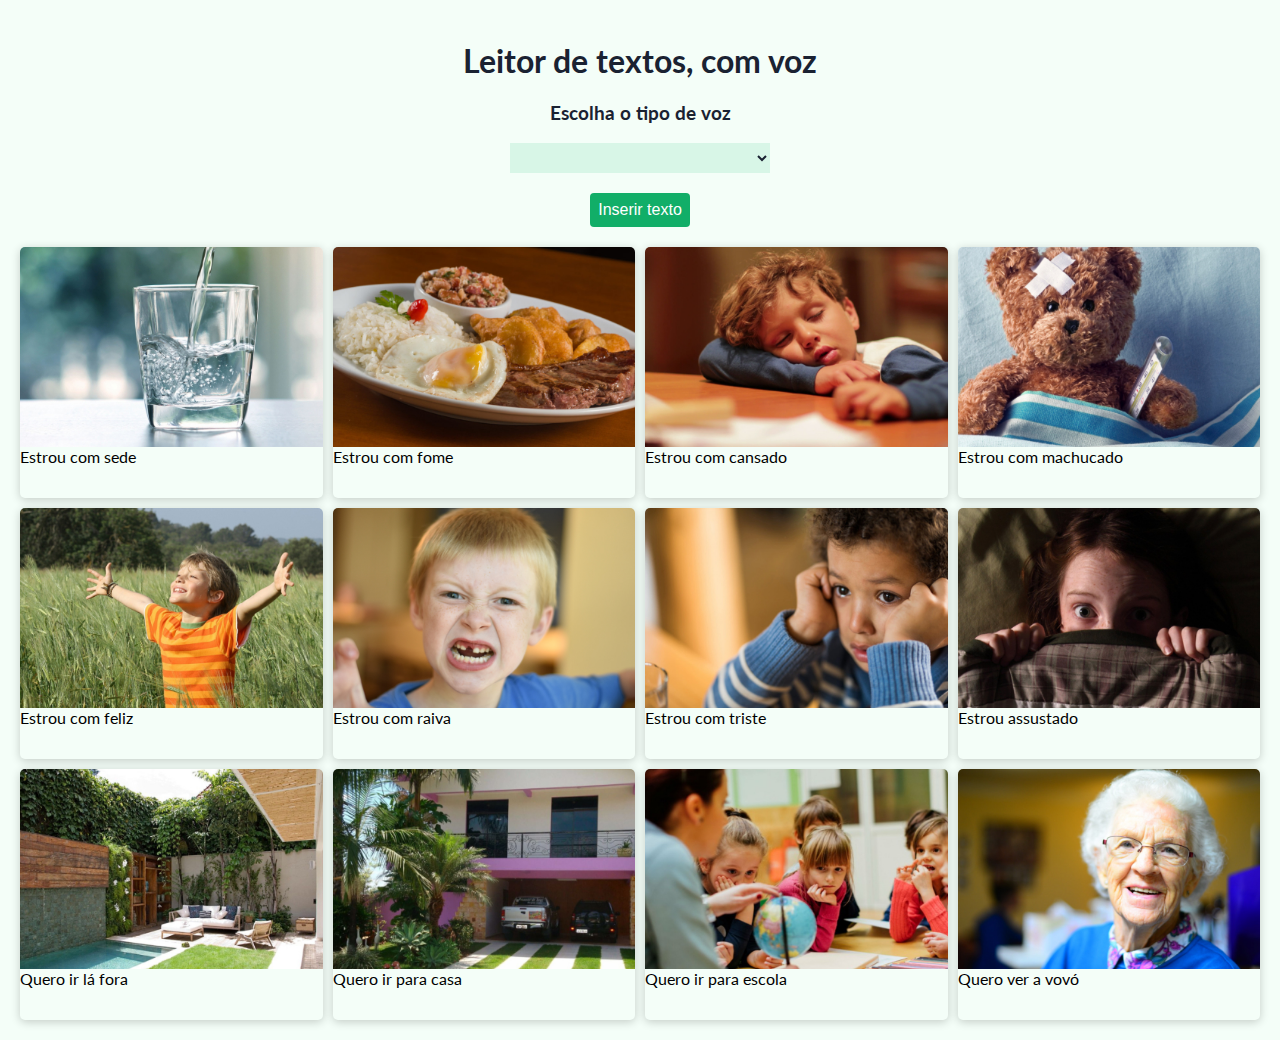
<file: leitor-de-textos-com-fala-master - Copia/index.html>
<!DOCTYPE html>
<html lang="pt-br">
<head>
    <meta charset="UTF-8">
    <meta name="viewport" content="width=device-width, initial-scale=1.0">
    <link rel="stylesheet" href="./style.css" />
    <title>Leitor de textos, com voz</title>
</head>
<body>
    <div class="container">
      <h1>Leitor de textos, com voz</h1>

      <h3>Escolha o tipo de voz</h3>
      <select></select>
      
      <button class="btn btn-toggle">Inserir texto</button>
      
      <div class="text-box">
        <div class="close">X</div>

        <textarea placeholder="Insira o texto a ser lido..."></textarea>
        <button class="btn" id="read">Ler texto</button>
      </div>
      
      <main></main>
    </div>

    <script src="./app.js"></script>
</body>
</html>
</file>
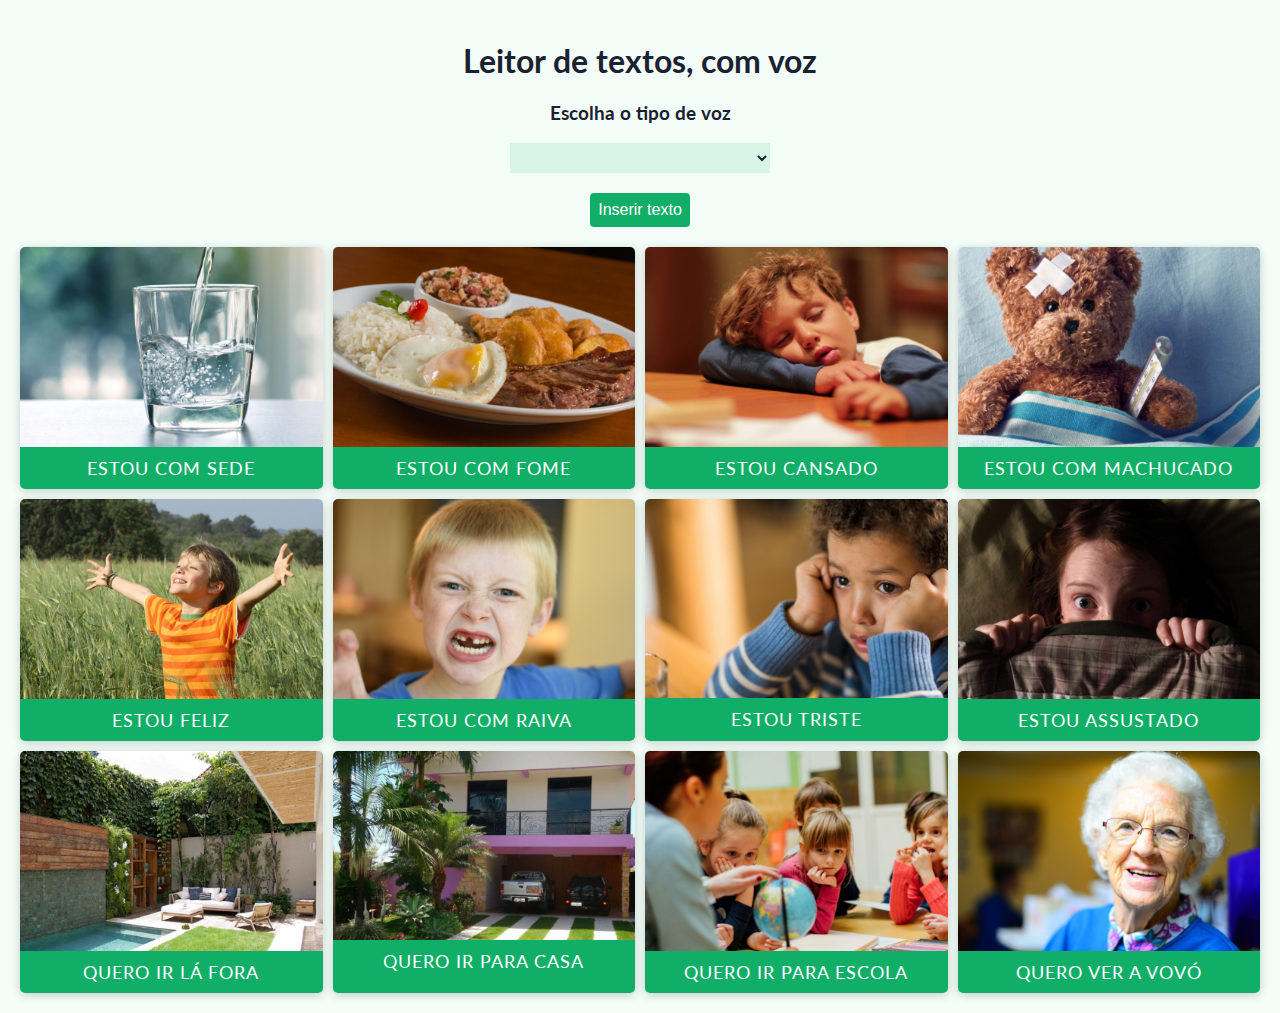
<file: leitor-de-textos-com-fala-master/index.html>
<!DOCTYPE html>
<html lang="pt-BR">
  <head>
    <meta charset="UTF-8" />
    <meta name="viewport" content="width=device-width, initial-scale=1.0" />
    <link rel="stylesheet" href="./style.css" />
    <title>Leitor de textos, com voz</title>
  </head>
  <body>
    <div class="container">
      <h1>Leitor de textos, com voz</h1>

      <h3>Escolha o tipo de voz</h3>
      <select></select>
      
      <button class="btn btn-toggle">Inserir texto</button>
      
      <div class="text-box">
        <div class="close">X</div>

        <textarea placeholder="Insira o texto a ser lido..."></textarea>
        <button class="btn" id="read">Ler texto</button>
      </div>
      
      <main></main>
    </div>

    <script src="./app.js"></script>
  </body>
</html>
</file>
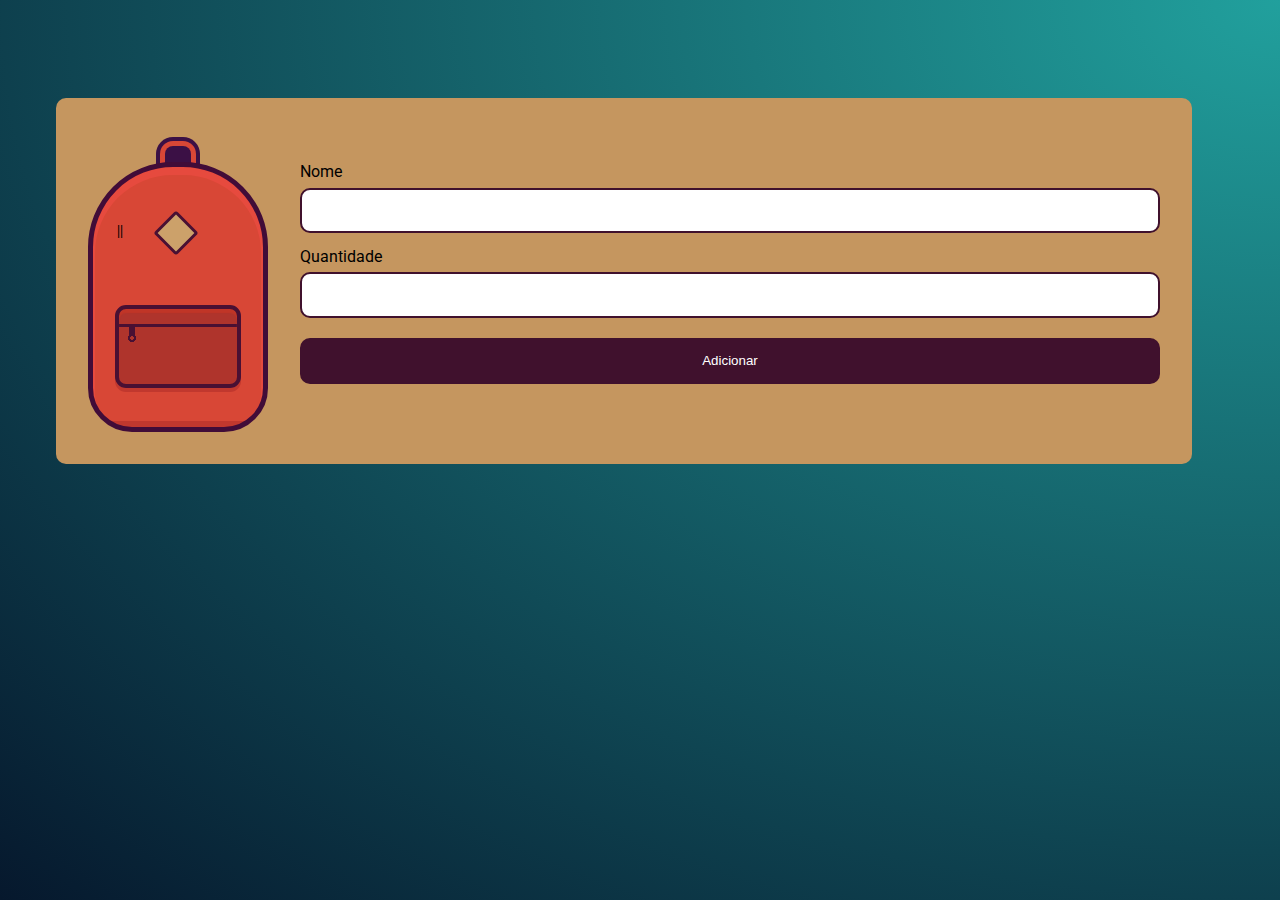
<file: mochila-de-viagem/index.html>
<!DOCTYPE html>
<html lang="en">
<head>
    <meta charset="UTF-8">
    <meta http-equiv="X-UA-Compatible" content="IE=edge">
    <meta name="viewport" content="width=device-width, initial-scale=1.0">
    <title>Mochila de viagem</title>
    <link rel="stylesheet" href="css/style.css">

    <link rel="preconnect" href="https://fonts.googleapis.com">
    <link rel="preconnect" href="https://fonts.gstatic.com" crossorigin>
    <link href="https://fonts.googleapis.com/css2?family=Roboto&display=swap" rel="stylesheet"> 
</head>
<body>
    <main class="conteudo">
        <div class="principal">
            <div class="mochila"></div>
            <form action="" class="adicionar" id="novoItem">
                <label for="item">Nome</label>
                <input type="text" name="nome" id="nome">
                <label for="item">Quantidade</label>
                <input type="number" name="quantidade" id="quantidade">
                <input type="submit" value="Adicionar" class="cadastrar" id="cadastrar">
            </form>
        </div>
        
        <ul class="lista" id="lista">
        </ul>
    </main>
    <script src="js/main.js"></script>
</body>
</html>
</file>
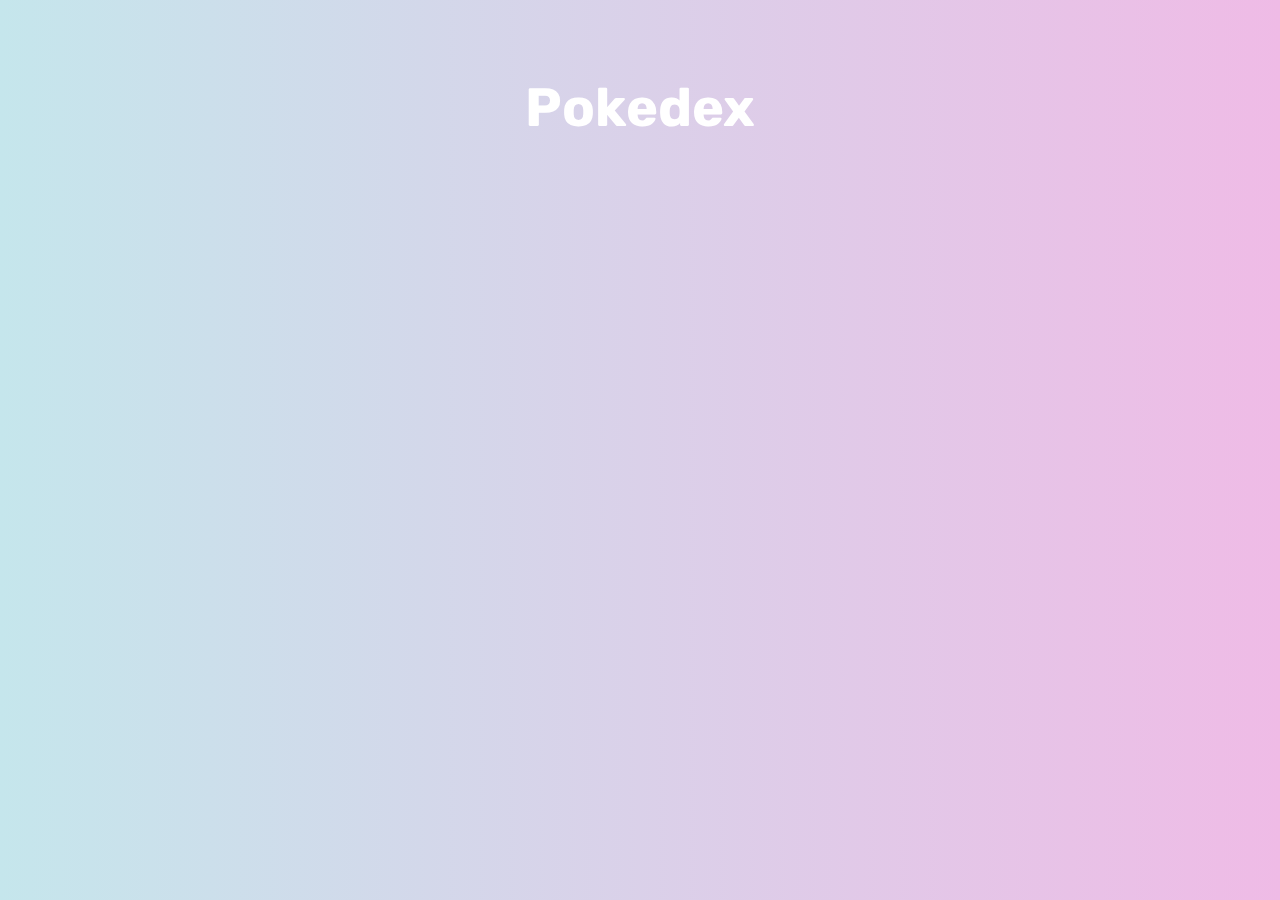
<file: pokedex-master/index.html>
<!DOCTYPE html>
<html lang="pt-br">
<head>
  <meta charset="UTF-8">
  <title>PokeDex</title>
  <link rel="stylesheet" href="./style.css" />
  <link href="https://fonts.googleapis.com/css?family=Rubik&display=swap" rel="stylesheet" />
</head>
<body>

  <div class="container">
    <h1>Pokedex</h1>
    <ul data-js="pokedex" class="pokedex"></ul>
  </div>
  
  <script src="./app.js"></script>
</body>
</html>
</file>
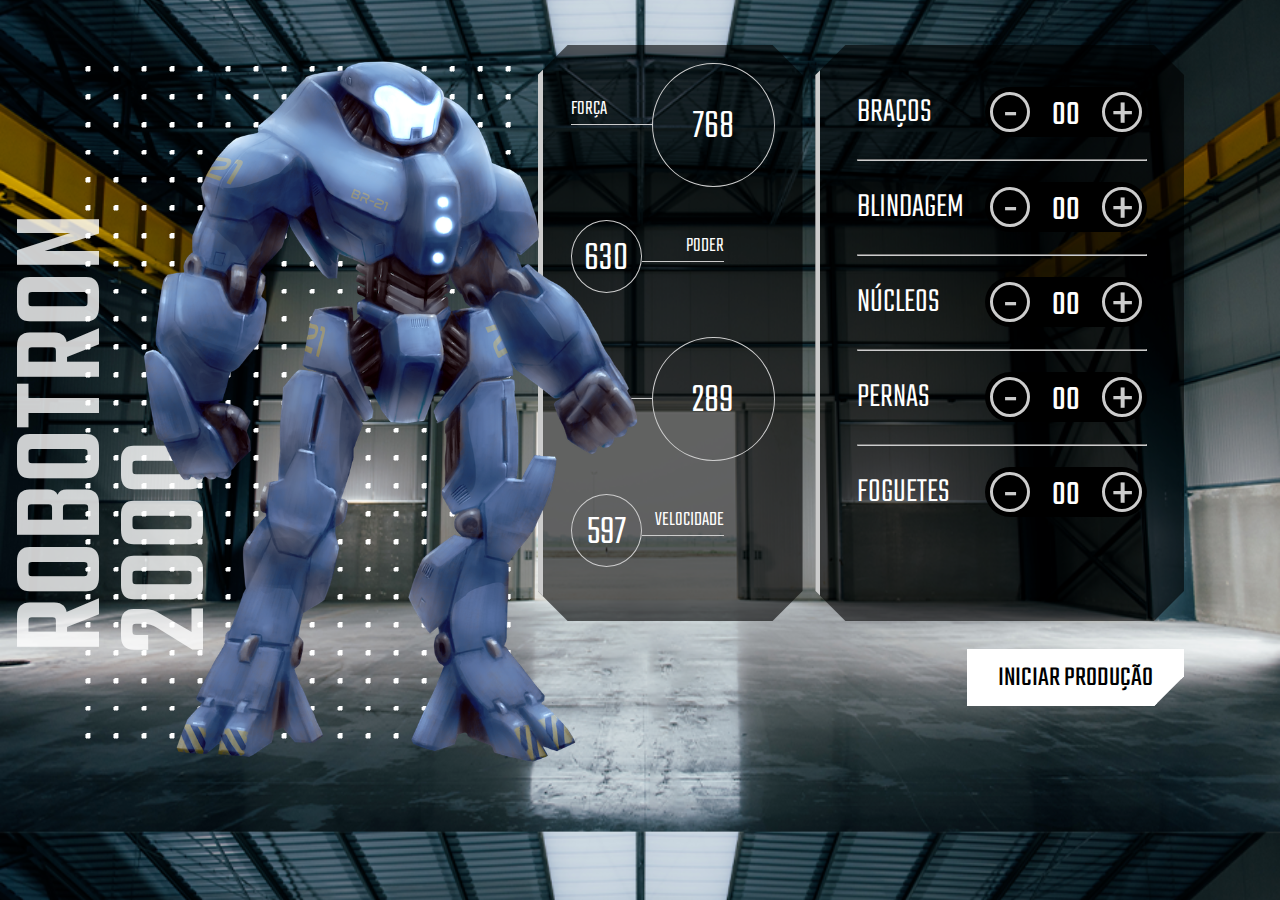
<file: robotron-2000-projeto_inicial/index.html>
<!DOCTYPE html>
<html lang="en">
<head>
    <meta charset="UTF-8">
    <meta http-equiv="X-UA-Compatible" content="IE=edge">
    <meta name="viewport" content="width=device-width, initial-scale=1.0">
    <link rel="shortcut icon" type="image/jpg" href="img/favicon.ico"/>
    <title>Robotron 2000</title>

    <link rel="stylesheet" href="css/style.css">
    <link rel="preconnect" href="https://fonts.googleapis.com">
    <link rel="preconnect" href="https://fonts.gstatic.com" crossorigin>
    <link href="https://fonts.googleapis.com/css2?family=Teko:wght@300;500&display=swap" rel="stylesheet"> 
</head>
<body>
    <main>
        <section class="robotron">
            <img class="robo" src="img/robotron.png" alt="Robotron" id="robotron">
            <figcaption class="titulo">ROBOTRON <br>2000</figcaption>
        </section>

        <section class="box estatisticas">
            <div class="estatistica">
                <p class="estatistica-titulo">Força</p>
                <div class="estatistica-valor">
                    <p class="estatistica-numero" data-estatistica="forca">768</p>
                </div>
            </div>
            <div class="estatistica">
                <p class="estatistica-titulo">Poder</p>
                <div class="estatistica-valor">
                    <p class="estatistica-numero" data-estatistica="poder">630</p>
                </div>
            </div>
            <div class="estatistica">
                <p class="estatistica-titulo">Energia</p>
                <div class="estatistica-valor">
                    <p class="estatistica-numero" data-estatistica="energia">289</p>
                </div>
            </div>
            <div class="estatistica">
                <p class="estatistica-titulo">Velocidade</p>
                <div class="estatistica-valor">
                    <p class="estatistica-numero" data-estatistica="velocidade">597</p>
                </div>
            </div>
        </section>

        <section class="equipamentos">
            <form action="" class="montador">
                <div class="box montador-conteudo">
                    <div class="peca">
                        <label for="" class="peca-titulo">Braços</label>
                        <div class="controle">
                            <buttom class="controle-ajuste" data-controle="-" data-peca="bracos">-</buttom>
                            <input type="text" class="controle-contador" value="00" data-contador id="braco">
                            <buttom class="controle-ajuste" data-controle="+" data-peca="bracos">+</buttom>
                        </div>
                    </div>
                    <hr class="linha">
                    <div class="peca">
                        <label for="" class="peca-titulo">Blindagem</label>
                        <div class="controle">
                            <buttom class="controle-ajuste" data-controle="-" data-peca="blindagem">-</buttom>
                            <input type="text" class="controle-contador" value="00" data-contador>
                            <buttom class="controle-ajuste" data-controle="+" data-peca="blindagem">+</buttom>
                        </div>
                    </div>
                    <hr class="linha">
                    <div class="peca">
                        <label for="" class="peca-titulo">Núcleos</label>
                        <div class="controle">
                            <buttom class="controle-ajuste" data-controle="-" data-peca="nucleos">-</buttom>
                            <input type="text" class="controle-contador" value="00" data-contador>
                            <buttom class="controle-ajuste" data-controle="+" data-peca="nucleos">+</buttom>
                        </div>
                    </div>
                    <hr class="linha">
                    <div class="peca">
                        <label for="" class="peca-titulo">Pernas</label>
                        <div class="controle">
                            <buttom class="controle-ajuste" data-controle="-" data-peca="pernas">-</buttom>
                            <input type="text" class="controle-contador" value="00" data-contador>
                            <buttom class="controle-ajuste" data-controle="+" data-peca="pernas">+</buttom>
                        </div>
                    </div>
                    <hr class="linha">
                    <div class="peca">
                        <label for="" class="peca-titulo">Foguetes</label>
                        <div class="controle">
                            <buttom class="controle-ajuste" data-controle="-" data-peca="foguetes">-</buttom>
                            <input type="text" class="controle-contador" value="00" data-contador>
                            <buttom class="controle-ajuste" data-controle="+" data-peca="foguetes">+</buttom>
                        </div>
                    </div>
                </div>
                <input type="submit" value="Iniciar produção" class="producao" id="producao">
            </form>
        </section>
    </main>
    <script src="js/main.js"></script>
</body>
</html>
</file>
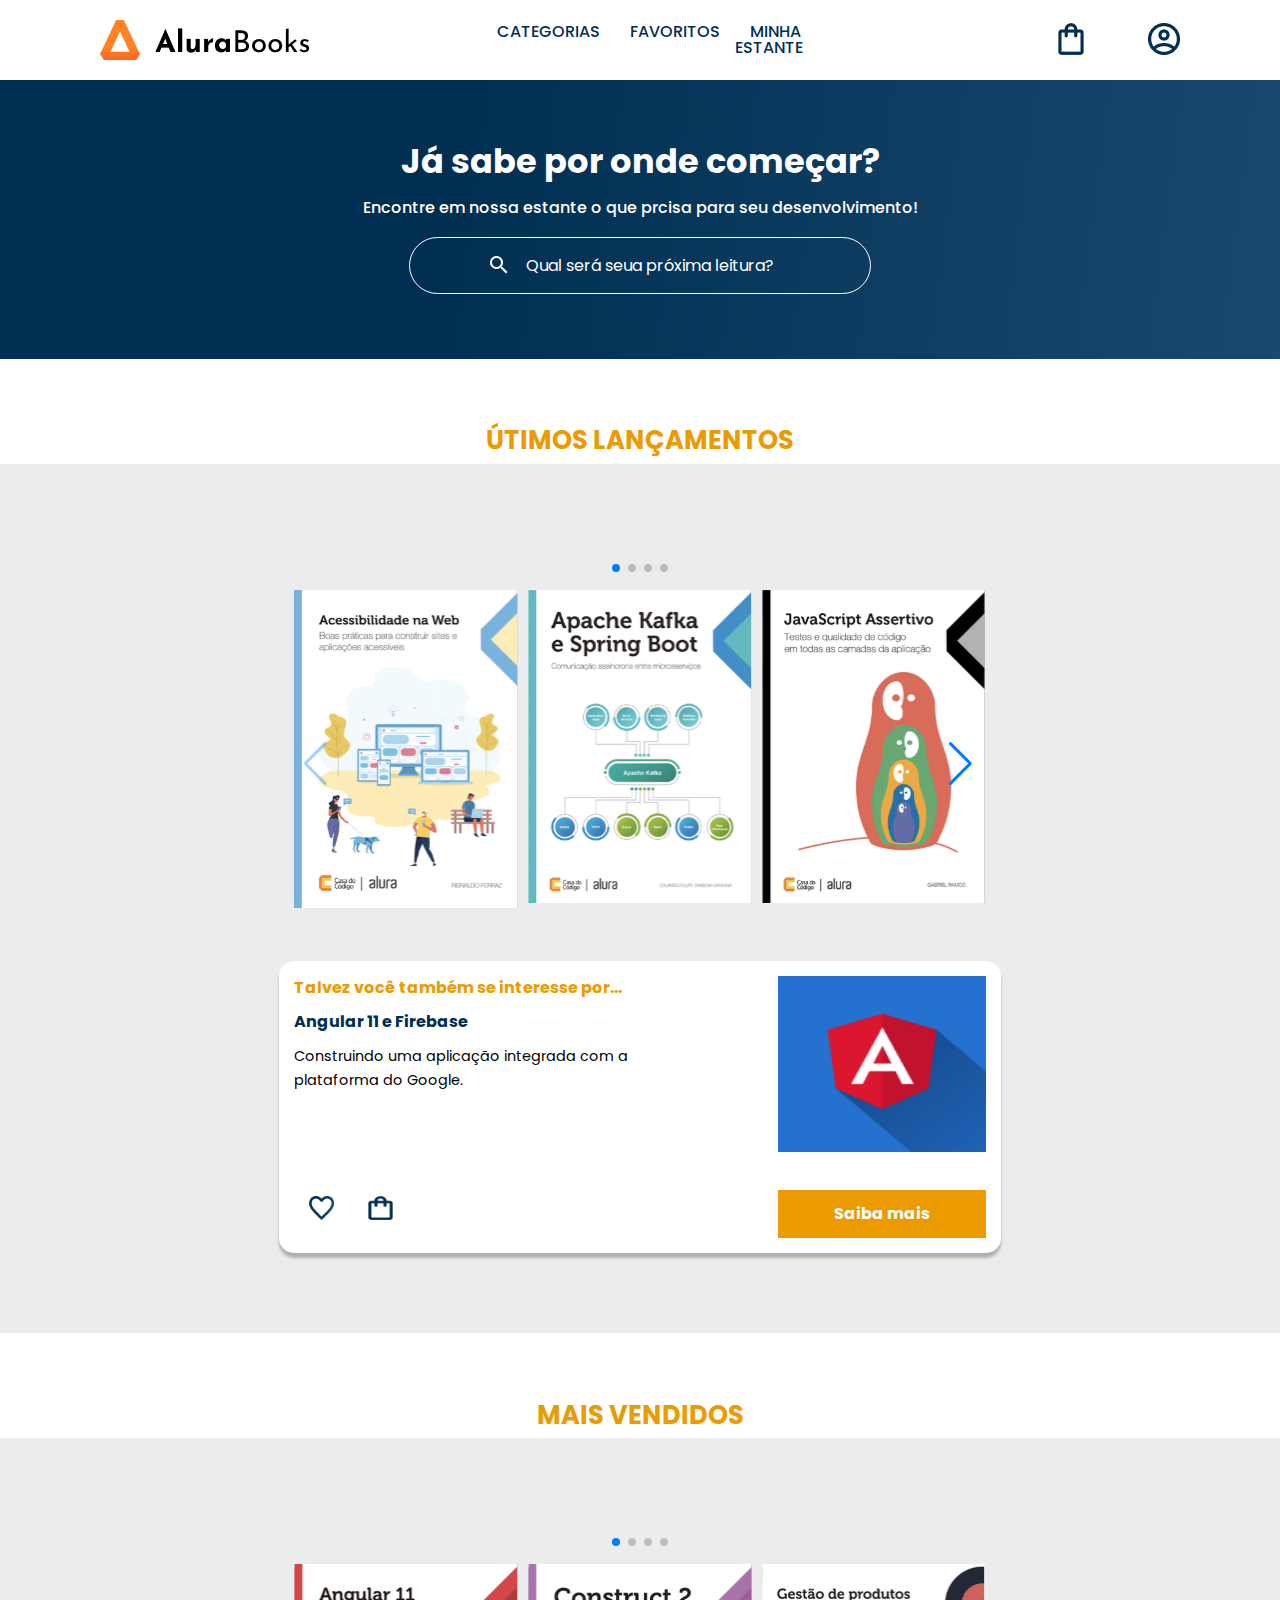
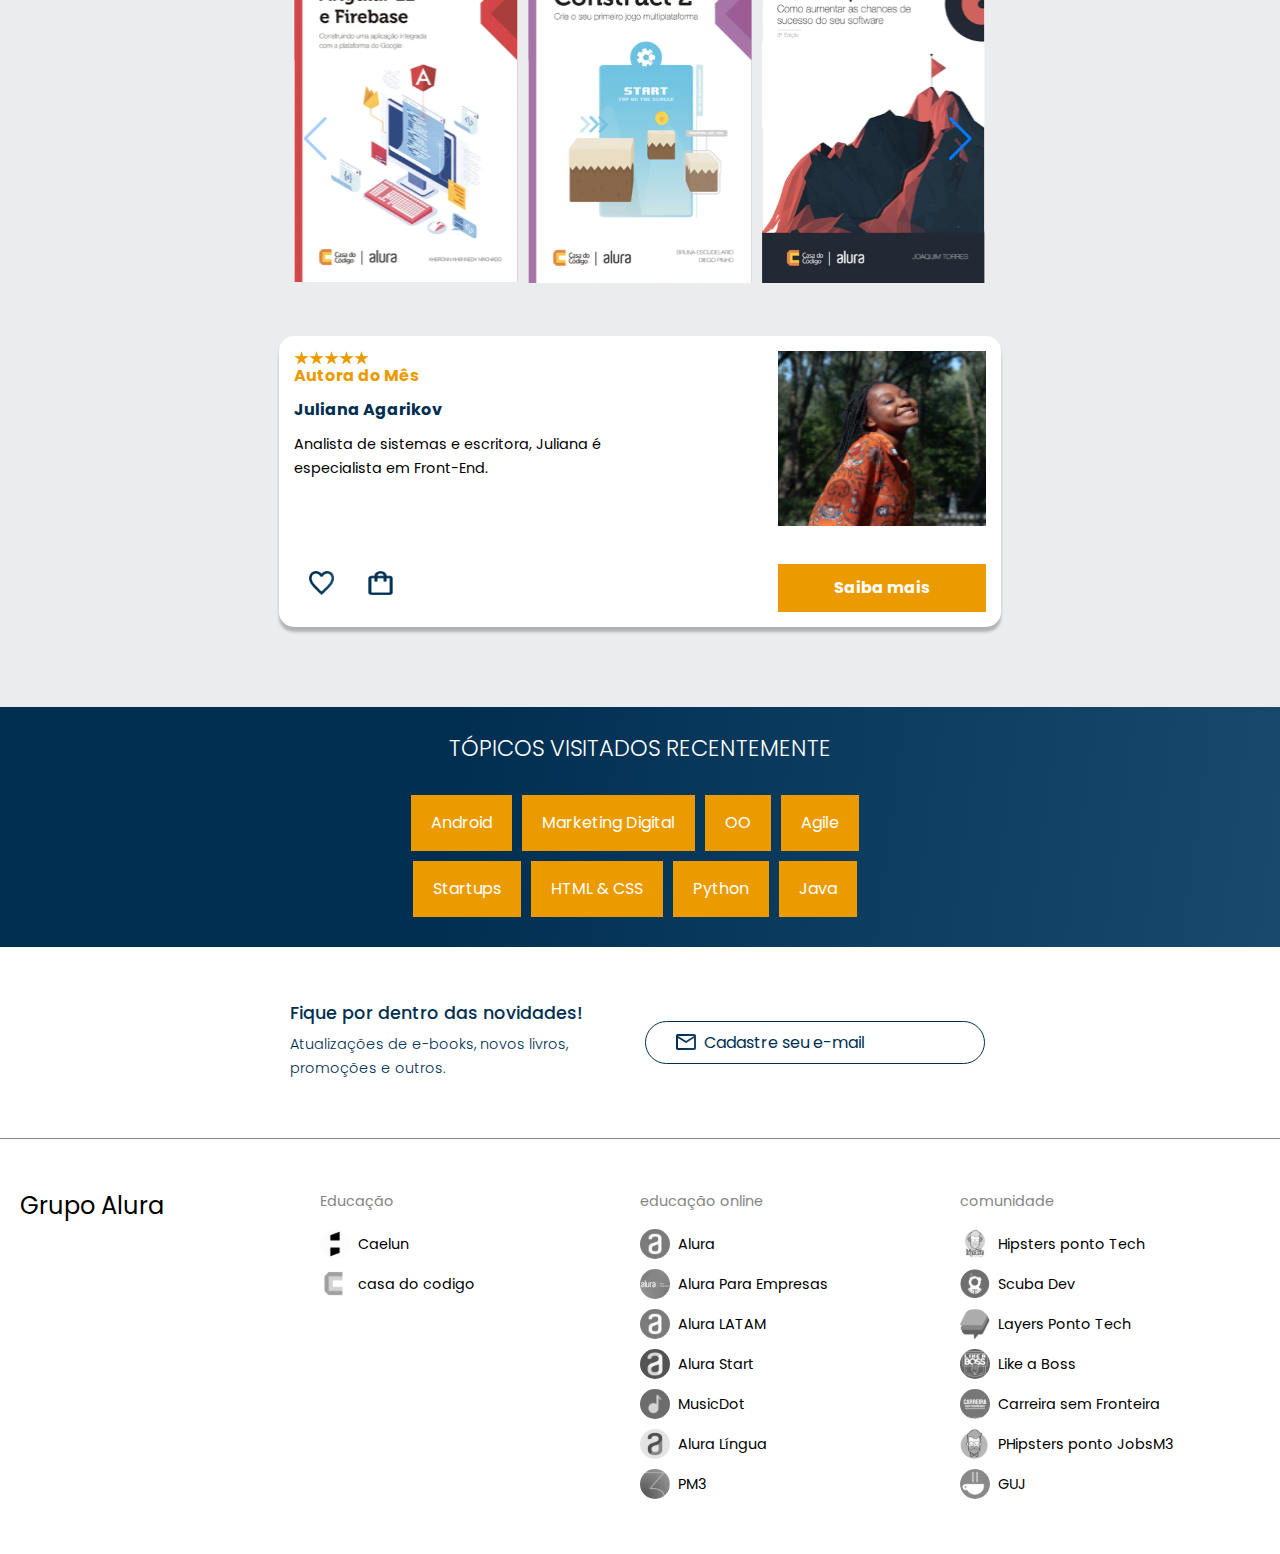
<file: AluraBooks/AluraBooks.html>
<!DOCTYPE html>
<html lang="pt-br">
<head>
    <meta charset="UTF-8">
    <meta http-equiv="X-UA-Compatible" content="IE=edge">
    <meta name="viewport" content="width=device-width, initial-scale=1.0">

    <link rel="stylesheet" href="css/reset.css">
    <link rel="stylesheet" href="https://cdn.jsdelivr.net/npm/swiper@8/swiper-bundle.min.css"/>
    <link rel="stylesheet" href="css/style.css">

    <title>Alura | Books</title>

    
</head>
<body>
    <header>
        <div class="header_width">
            <div class="header_container">
                <div class="header_menu">
                    <button class="botton_menu"></button>
                    <img src="img/Polygon 1 (Stroke).png" alt="logo alura Books" class="icons_logo">
                    <img src="img/AluraBooks.png" alt="logo alura Books" class="icon_logo_texto">
                </div>

                <ul>
                    <li ><a href="#" class="botton_menu_tablet_pc ">CATEGORIAS</a></li>
                    <li><a href="#">FAVORITOS</a></li>
                    <li><a href="#">MINHA ESTANTE</a></li>
                </ul>

                <div class="header_pessoal">
                    <a href="#"><img src="img/Vector.png" alt="Meus favoritos" class="icons_pessoal favoritos"></a>
                    <a href="#"><img src="img/Compras.png" alt="Meu carrinho" class="icons_pessoal carrinho"></a>
                    <a href="#"><img src="img/Vector (1).png" alt="Meu perfil" class="icons_pessoal perfil"></a>
                </div>
            </div>
        </div>

        <nav class="open_menu ">
            <ul>
                <li class="ocultar">
                    <a href="#">Categorias</a>
                </li>
                <li>
                    <a href="#">programação</a>
                </li>
                <li>
                    <a href="#">front-end</a>
                </li>
                <li>
                    <a href="#">infraestrutura</a>
                </li>
                <li>
                    <a href="#">business</a>
                </li>
                <li>
                    <a href="#">design & ux</a>
                </li>
            </ul>
        </nav>

        <script src="main.js"></script>
    </header>
    
    <main>
        <section class="pergunta_usuario_conteudo">
            <h2>Já sabe por onde começar?</h2>
            <p>Encontre em nossa estante o que prcisa para seu desenvolvimento!</p>
            <input type="text" id="qualSuaProximaLeitura" class="pergunta_usuario" placeholder="     Qual será seua próxima leitura?">
        </section>

        <h3 class="carrossel_titulo">Útimos lançamentos</h3>
        <div class="centraliza_conteudo">
            <section class="carrossel">
                <div class="carrossel_container">
                    <div class="swiper">
                        <!-- Additional required wrapper -->
                        <div class="swiper-pagination" style="position: initial;"></div>
                        <div class="swiper-wrapper">
                          <!-- Slides -->
                          <div class="swiper-slide"><a href="#" target="_blank"><img src="img/imgCarrossel1/Acessibilidade.svg" alt="livro sobre acessibilidade"></a></div>
                          <div class="swiper-slide"><a href="#" target="_blank"><img src="img/imgCarrossel1/ApacheKafka.svg" alt="livro sobre ApacheKafka"></a></div>
                          <div class="swiper-slide"><a href="#" target="_blank"><img src="img/imgCarrossel1/Javascript.svg" alt="lirvor sobre Javascript"></a></div>
                          <div class="swiper-slide"><a href="#" target="_blank"><img src="img/imgCarrossel1/Liderança.svg" alt="livro sobre Liderança"></a></div>
                          <div class="swiper-slide"><a href="#" target="_blank"><img src="img/imgCarrossel1/Portugol.svg" alt="livro sobre Portugol"></a></div>
                          <div class="swiper-slide"><a href="#" target="_blank"><img src="img/imgCarrossel1/Tuning.svg" alt="livro sobre Tuning"></a></div>
                        </div>
                        <!-- If we need pagination -->
            
            
                        <!-- If we need navigation buttons -->
                        <div class="swiper-button-prev"></div>
                        <div class="swiper-button-next"></div>
            
                        <!-- If we need scrollbar -->
                        <div class="swiper-scrollbar" ></div>
                      </div>
                </div>
            </section>
            <section class="cartao_veja_tambem">
                <div class="cartao_container">
                    <div class="cartao_veja_texto">
                        <div class="cartao_testos">
                            <h4 class="cartao_titulo">Talvez você também se interesse por...</h4>
                            <h4 class="cartao_titulo_descricao">Angular 11 e Firebase</h4>
                            <p class="cartao_paragrafo">Construindo uma aplicação integrada com a plataforma do Google.</p>
                        </div>
                        <a href="#"><img src="img/Vector.png" alt="favoritar" class="cartao_icons"></a>
                        <a href="#"><img src="img/Compras.png" alt="colocar no carrinho" class="cartao_icons"></a>
                    </div>
                    <div class="cartao_veja_img">
                        <img src="img/Perfil-escritora 2.jpg" alt="foto escritora">
                        <button class="button_cartao">Saiba mais</button>
                    </div>
                </div>
            </section>
        </div>

        <h3 class="carrossel_titulo">MAIS VENDIDOS</h3>
        <div class="centraliza_conteudo">
            <section class="carrossel">
                <div class="carrossel_container">
                    <div class="swiper">
                        <!-- Additional required wrapper -->
                        <div class="swiper-pagination" style="position: initial;"></div>
                        <div class="swiper-wrapper">
                          <!-- Slides -->
                          <div class="swiper-slide"><a href="#" target="_blank"><img src="img/imgCarrossel2/Angular.svg" alt="livro sobre Angular"></a></div>
                          <div class="swiper-slide"><a href="#" target="_blank"><img src="img/imgCarrossel2/Construct2.svg" alt="livro sobre Construct2"></a></div>
                          <div class="swiper-slide"><a href="#" target="_blank"><img src="img/imgCarrossel2/Gestão2.svg" alt="lirvor sobre Gestão2"></a></div>
                          <div class="swiper-slide"><a href="#" target="_blank"><img src="img/imgCarrossel2/Guia Front-end.svg" alt="livro sobre Front-end"></a></div>
                          <div class="swiper-slide"><a href="#" target="_blank"><img src="img/imgCarrossel2/Nodejs.svg" alt="livro sobre Nodejs"></a></div>
                          <div class="swiper-slide"><a href="#" target="_blank"><img src="img/imgCarrossel2/ReactNative.svg" alt="livro sobre ReactNative"></a></div>
                        </div>
                        <!-- If we need pagination -->
            
            
                        <!-- If we need navigation buttons -->
                        <div class="swiper-button-prev"></div>
                        <div class="swiper-button-next"></div>
            
                        <!-- If we need scrollbar -->
                        <div class="swiper-scrollbar" ></div>
                      </div>
                </div>
            
            </section>
            <section class="cartao_veja_tambem">
                <div class="cartao_container">
                    <div class="cartao_veja_texto">
                        <div class="cartao_testos">
                            <div class="cartao_estrelas"></div>
                            <h4 class="cartao_titulo">Autora do Mês</h4>
                            <h4 class="cartao_titulo_descricao cartao_altora">Juliana Agarikov</h4>
                            <p class="cartao_paragrafo cartao_paragrafo_autora">Analista de sistemas e escritora, Juliana é especialista em Front-End. </p>
                        </div>
                        <a href="#"><img src="img/Vector.png" alt="favoritar" class="cartao_icons"></a>
                        <a href="#"><img src="img/Compras.png" alt="colocar no carrinho" class="cartao_icons"></a>
                    </div>
                    <div class="cartao_veja_img">
                        <img src="img/Perfil-escritora 1.jpg" alt="foto escritora">
                        <button class="button_cartao">Saiba mais</button>
                    </div>
                </div>
            </section>
        </div>

        <section class="topicos_recentes">
            <h3 class="topicos_titulo">TÓPICOS VISITADOS RECENTEMENTE</h3>
            <div class="topicos_items">
                <ul>
                    <li><a href="#">Android</a></li>
                    <li><a href="#">Marketing Digital</a></li>
                    <li><a href="#">OO</a></li>
                    <li><a href="#">Agile</a></li>
                    <li><a href="#">Startups</a></li>
                    <li><a href="#">HTML & CSS</a></li>
                    <li><a href="#">Python</a></li>
                    <li><a href="#">Java</a></li>
                </ul>
            </div>
        </section>
        
    </main>

    <footer>
        <div class="footer_container">
            <div class="texto_container">
                <h3 class="titulo_footer">Fique por dentro das novidades!</h3>
                <p class="paragrafo_footer">Atualizações de e-books, novos livros, promoções e outros.</p>
            </div>
            <div class="input_container">
                <input type="text" id="cadastro_email" placeholder="       Cadastre seu e-mail">
            </div>
        </div>
        <div class="linha"></div>
        <div class="grupo_alura">
            <p>Grupo Alura</p>
            <div class="grupo_alura_secao">
                <h2 class="grupo_alura_titulo">Educação</h2>
                <div class="grupo_alura_items">
                    <img src="img/imgGrupoAlura/Caelum.svg" alt="caelun">
                    <p>Caelun</p>
                </div>
                <div class="grupo_alura_items">
                    <img src="img/imgGrupoAlura/CasaDoCodigo.svg" alt="CasaDoCodigo">
                    <p>casa do codigo</p>
                </div>
            </div>
            <div class="grupo_alura_secao">
                <h2 class="grupo_alura_titulo">educação online</h2>
                <div class="grupo_alura_items">
                    <img src="img/imgGrupoAlura/Alura.svg" alt="alura">
                    <p>Alura</p>
                </div>
                <div class="grupo_alura_items">
                    <img src="img/imgGrupoAlura/AluraEmpresas.svg" alt="alura para Empresas">
                    <p>Alura Para Empresas</p>
                </div>
                <div class="grupo_alura_items">
                    <img src="img/imgGrupoAlura/AluraLatam.svg" alt="alura latam">
                    <p>Alura LATAM</p>
                </div>
                <div class="grupo_alura_items">
                    <img src="img/imgGrupoAlura/AluraStart.svg" alt="alura start">
                    <p>Alura Start</p>
                </div>
                <div class="grupo_alura_items">
                    <img src="img/imgGrupoAlura/MusicDot.svg" alt="MusicDot">
                    <p>MusicDot</p>
                </div>
                <div class="grupo_alura_items">
                    <img src="img/imgGrupoAlura/AluraLingua.svg" alt="alura linguas">
                    <p>Alura Língua</p>
                </div>
                <div class="grupo_alura_items">
                    <img src="img/imgGrupoAlura/PM3.svg" alt="PM3">
                    <p>PM3</p>
                </div>
            </div>
            <div class="grupo_alura_secao">
                <h2 class="grupo_alura_titulo">comunidade</h2>
                <div class="grupo_alura_items">
                    <img src="img/imgGrupoAlura/HipstersTech.svg" alt="Hipsters ponto Tech">
                    <p>Hipsters ponto Tech</p>
                </div>
                <div class="grupo_alura_items">
                    <img src="img/imgGrupoAlura/Scuba.svg" alt="Scuba dev">
                    <p>Scuba Dev</p>
                </div>
                <div class="grupo_alura_items">
                    <img src="img/imgGrupoAlura/Layers.svg" alt="Layers">
                    <p>Layers Ponto Tech</p>
                </div>
                <div class="grupo_alura_items">
                    <img src="img/imgGrupoAlura/LikeABoss.svg" alt="Like a Boss">
                    <p>Like a Boss</p>
                </div>
                <div class="grupo_alura_items">
                    <img src="img/imgGrupoAlura/CarreiraSemFronteira.svg" alt="Carreira sem Fronteira">
                    <p>Carreira sem Fronteira</p>
                </div>
                <div class="grupo_alura_items">
                    <img src="img/imgGrupoAlura/HipstersJobs.svg" alt="Hipsters ponto Jobs">
                    <p>PHipsters ponto JobsM3</p>
                </div>
                <div class="grupo_alura_items">
                    <img src="img/imgGrupoAlura/GUJ.svg" alt="PGUJM3">
                    <p>GUJ</p>
                </div>
            </div>
        </div>
    </footer>
    
    <script src="https://cdn.jsdelivr.net/npm/swiper@8/swiper-bundle.min.js"></script>
    <script>
        const swiper = new Swiper('.swiper', {
         spaceBetween: 10,
         slidesPerView: 3, 
         pagination: {
            el: '.swiper-pagination',
            type: 'bullets',
        },
        navigation: {
            nextEl: '.swiper-button-next',
            prevEl: '.swiper-button-prev',
        },  
    })
    </script>

</body>
</html>
</file>
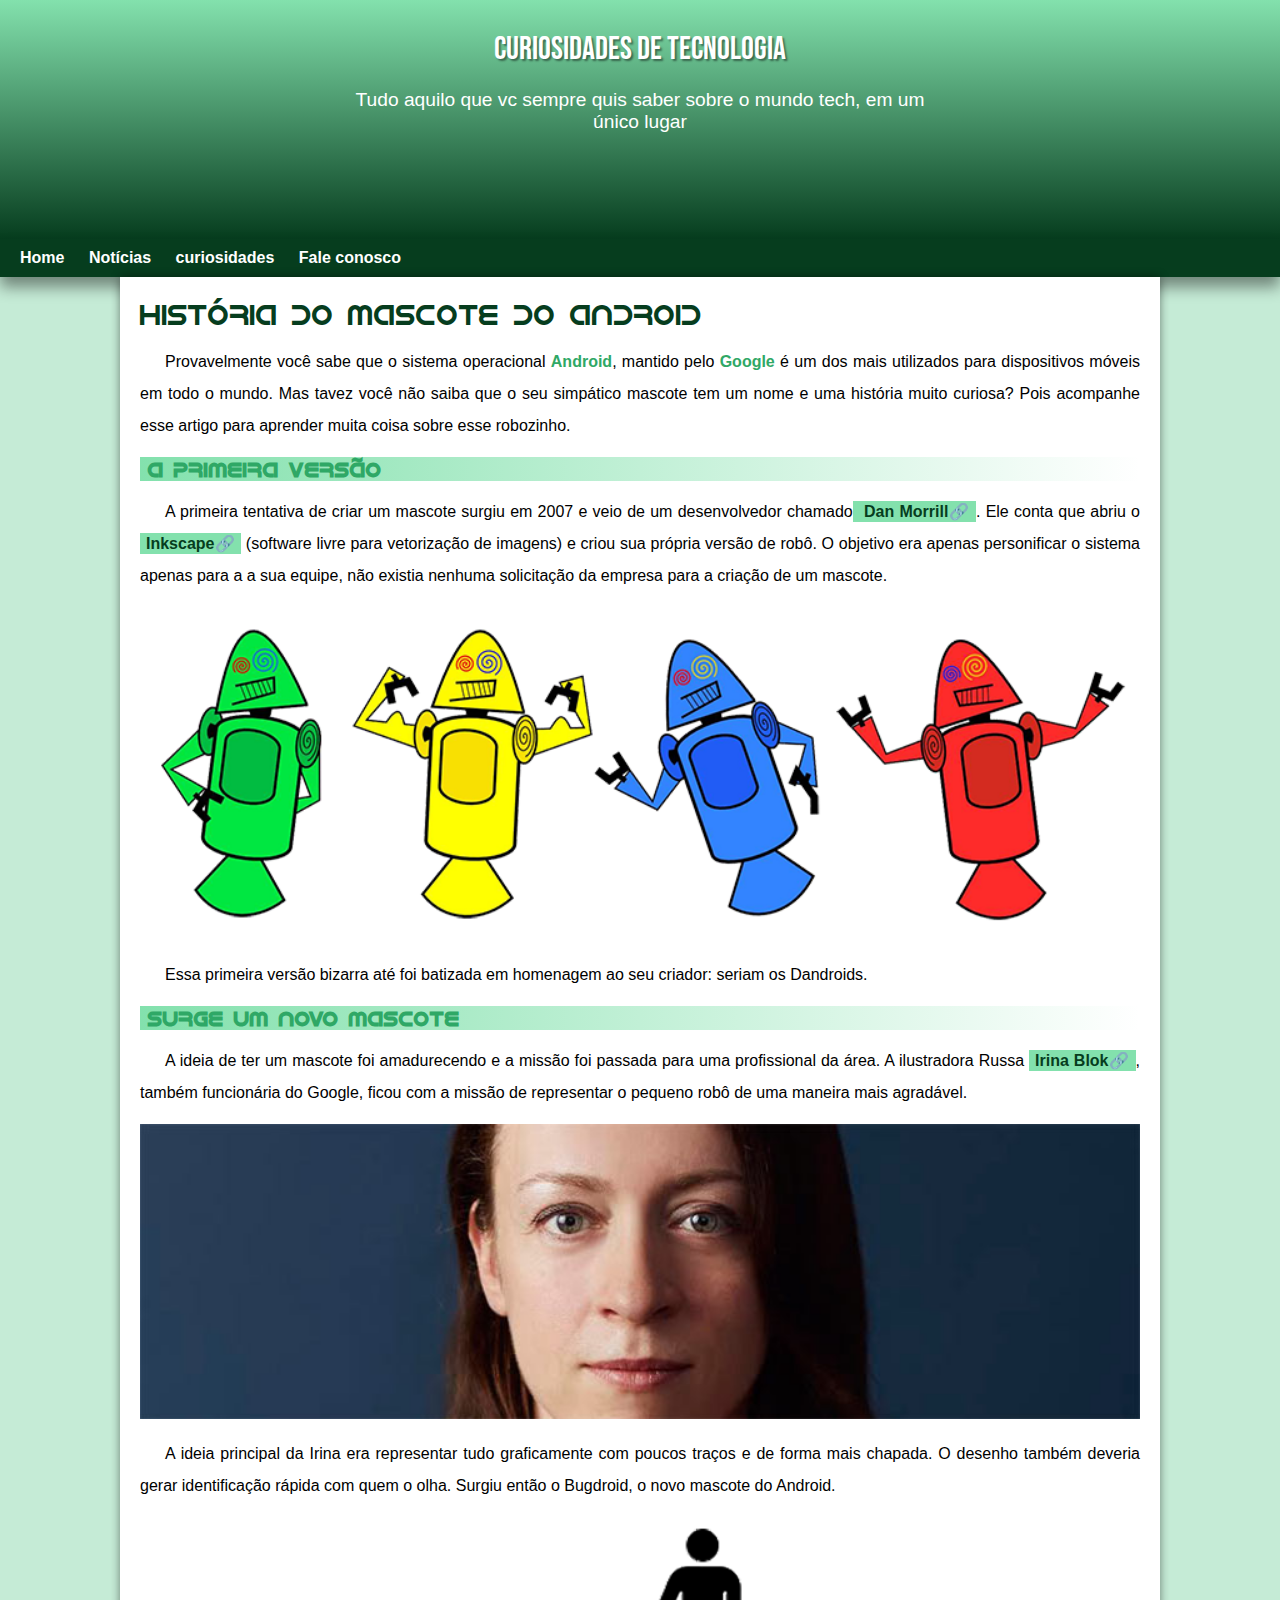
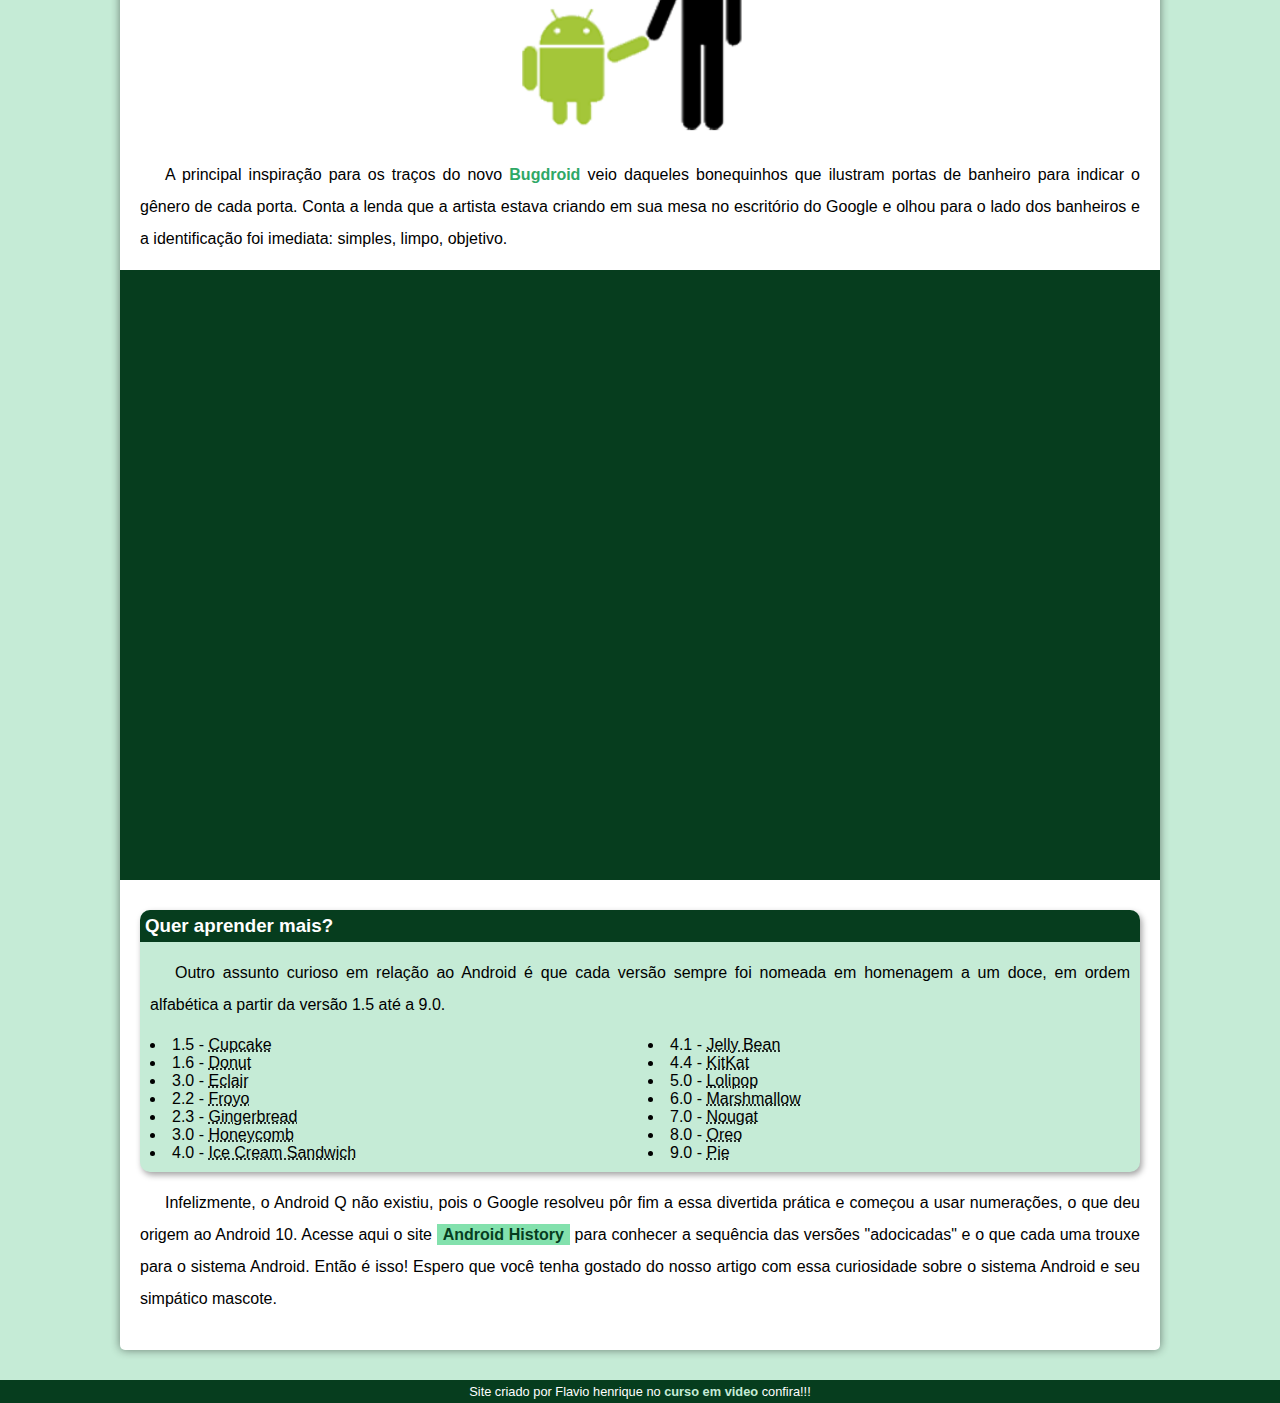
<file: Android/android.html>
<!DOCTYPE html>
<html lang="pt-br">
<head>
    <meta charset="UTF-8">
    <meta http-equiv="X-UA-Compatible" content="IE=edge">
    <meta name="viewport" content="width=device-width, initial-scale=1.0">
    <title>Como surgiu o mascote android?</title> <link rel="shortcut icon" href="imagens/favicon.ico" type="image/x-icon">

    <link rel="stylesheet" href="Estilo/Style.css">
</head>
<body>
    <header>
        
            <h1>Curiosidades de Tecnologia</h1>
            <p>Tudo aquilo que vc sempre quis saber sobre o mundo tech, em um único lugar</p>
    </header>
        <nav>
            <a href="#">Home</a>
            <a href="#">Notícias</a>
            <a href="#">curiosidades</a>
            <a href="#">Fale conosco</a>
        </nav>
        <main>
            <article>
                <h1>História do Mascote do Android</h1>

                <p>Provavelmente você sabe que o sistema operacional <strong>Android</strong>, mantido pelo <strong>Google</strong> é um dos mais utilizados para dispositivos móveis em todo o mundo. Mas tavez você não saiba que o seu simpático mascote tem um nome e uma história muito curiosa? Pois acompanhe esse artigo para aprender muita coisa sobre esse robozinho.</p>

                <h2>A primeira versão</h2>

                <p>A primeira tentativa de criar um mascote surgiu em 2007 e veio de um desenvolvedor chamado<a href="https://androidcommunity.com/dan-morrill-shows-us-the-android-mascot-that-almost-was-20130103/" target="_blank" class="externo"> Dan Morrill</a>. Ele conta que abriu o <a href="https://inkscape.org/pt-br/" target="_blank" class="externo">Inkscape</a> (software livre para vetorização de imagens) e criou sua própria versão de robô. O objetivo era apenas personificar o sistema apenas para a a sua equipe, não existia nenhuma solicitação da empresa para a criação de um mascote.</p>

                <picture>
                    <source media="(max-width:600px )" srcset="imagens/dan-droids-pq.png">
                    <img src="imagens/dan-droids.png" alt="Mascote bugdroid">
                </picture>

                <p>Essa primeira versão bizarra até foi batizada em homenagem ao seu criador: seriam os Dandroids.</p>

                <h2>Surge um novo mascote</h2>

                <p>A ideia de ter um mascote foi amadurecendo e a missão foi passada para uma profissional da área. A ilustradora Russa <a href="https://www.irinablok.com/" target="_blank" class="externo">Irina Blok</a>, também funcionária do Google, ficou com a missão de representar o pequeno robô de uma maneira mais agradável.</p>

                <picture>
                    <source media="(max-width: 600px)" srcset="imagens/irina-blok-pq.jpg">
                    <img src="imagens/irina-blok.jpg" alt="Irina Blol, criadora do Bugdroid">
                </picture>

                <p>A ideia principal da Irina era representar tudo graficamente com poucos traços e de forma mais chapada. O desenho também deveria gerar identificação rápida com quem o olha. Surgiu então o Bugdroid, o novo mascote do Android.</p>

                <picture>
                    <img src="imagens/bugdroid.png" alt="bugdroid" class="pequena">
                </picture>

                <p>A principal inspiração para os traços do novo <strong>Bugdroid</strong> veio daqueles bonequinhos que ilustram portas de banheiro para indicar o gênero de cada porta. Conta a lenda que a artista estava criando em sua mesa no escritório do Google e olhou para o lado dos banheiros e a identificação foi imediata: simples, limpo, objetivo.</p>

                <div class="video"><iframe width="560" height="315" src="https://www.youtube.com/embed/l2UDgpLz20M" title="YouTube video player" frameborder="0" allow="accelerometer; autoplay; clipboard-write; encrypted-media; gyroscope; picture-in-picture" allowfullscreen></iframe></div>
                
                <aside>
                    <h3>Quer aprender mais?</h3>

                    <p>Outro assunto curioso em relação ao Android é que cada versão sempre foi nomeada em homenagem a um doce, em ordem alfabética a partir da versão 1.5 até a 9.0.</p>
                    <ul>
                        <li>1.5 - <abbr title="bolo de copo">Cupcake</abbr></li>
                        <li>1.6 - <abbr title="rosquinha">Donut</abbr></li>
                        <li>3.0 - <abbr title="Bomba">Eclair</abbr></li>
                        <li>2.2 - <abbr title="Iorgurte Congelado">Froyo</abbr></li>
                        <li>2.3 - <abbr title="Biscoito de gengibre">Gingerbread</abbr></li>
                        <li>3.0 - <abbr title="Favo de mel">Honeycomb</abbr></li>
                        <li>4.0 - <abbr title="Sanduíche de sorvete">Ice Cream Sandwich</abbr></li>
                        <li>4.1 - <abbr title="Jujuba">Jelly Bean</abbr></li>
                        <li>4.4 - <abbr title="KitKat">KitKat</abbr></li>
                        <li>5.0 - <abbr title="Pirulito">Lolipop</abbr></li>
                        <li>6.0 - <abbr title="Marshmallow">Marshmallow</abbr></li>
                        <li>7.0 - <abbr title="Torone">Nougat</abbr></li>
                        <li>8.0 - <abbr title="Oreo">Oreo</abbr></li>
                        <li>9.0 - <abbr title="Torta">Pie</abbr></li>
                    </ul>
                    
                </aside>
                <p>Infelizmente, o Android Q não existiu, pois o Google resolveu pôr fim a essa divertida prática e começou a usar numerações, o que deu origem ao Android 10.
                    Acesse aqui o site <a href="#">Android History</a> para conhecer a sequência das versões "adocicadas" e o que cada uma trouxe para o sistema Android.
                    
                    Então é isso! Espero que você tenha gostado do nosso artigo com essa curiosidade sobre o sistema Android e seu simpático mascote.</p>
            </article>
        </main>
        <footer>
            <p>Site criado por Flavio henrique no <a href="https://www.youtube.com/c/CursoemV%C3%ADdeo" target="_blank">curso em video</a> confira!!!</p>
        </footer>
</body>
</html>
</file>
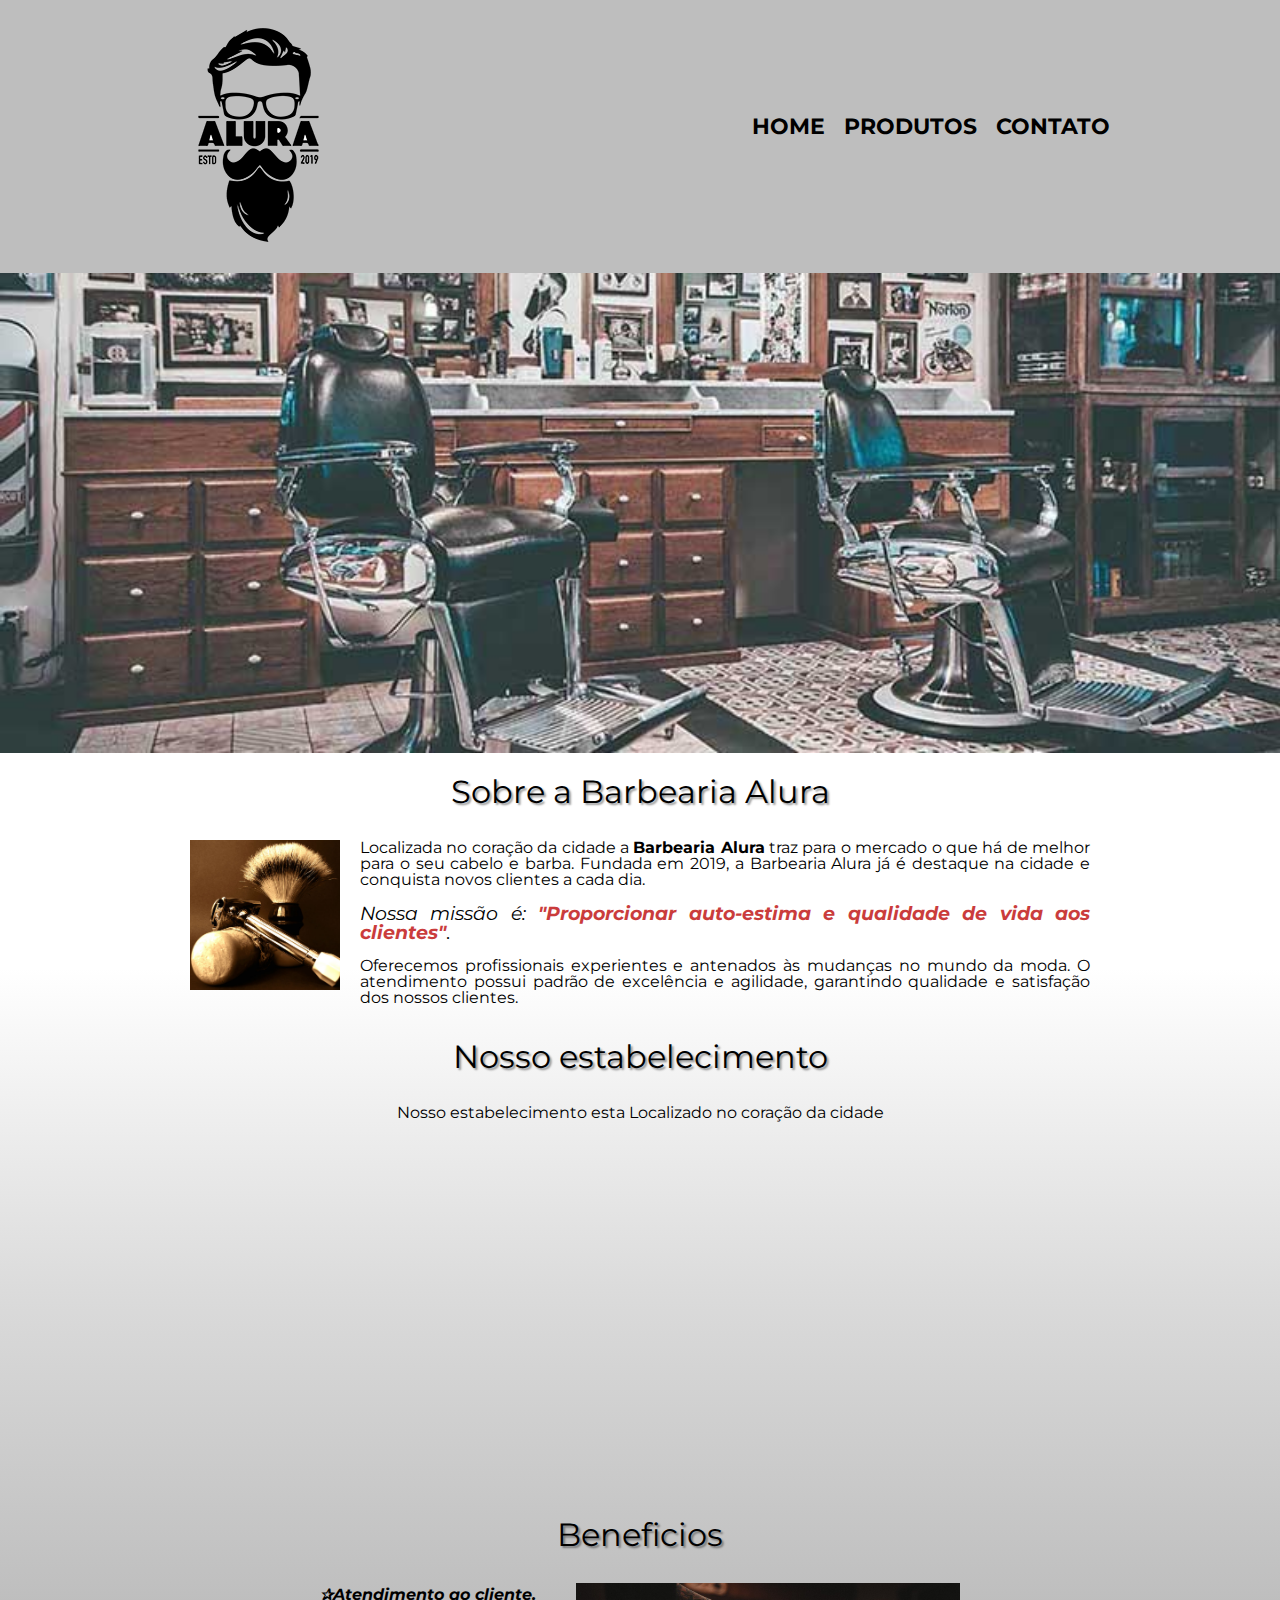
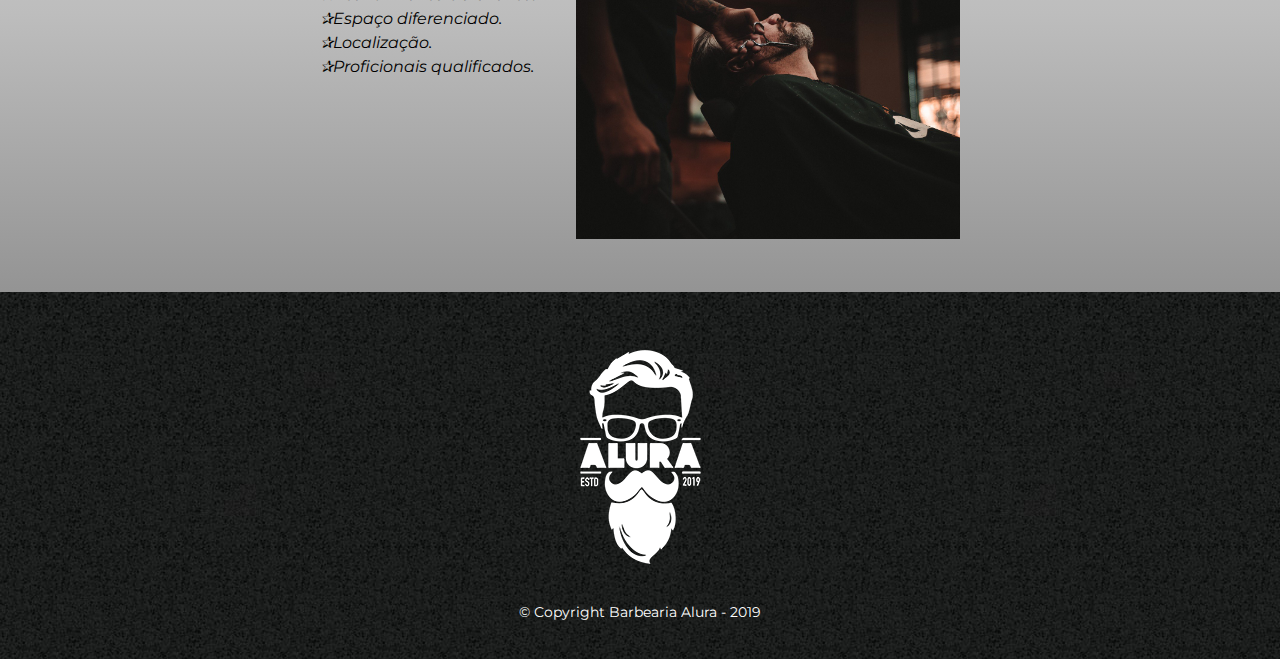
<file: BarbeariaAlura/barbeariaAlura.html>
<!DOCTYPE html>
<html lang="pt-br">
<head>
    <meta charset="UTF-8">
    <meta http-equiv="X-UA-Compatible" content="IE=edge">
    <meta name="viewport" content="width=device-width, initial-scale=1.0">
    <link rel="stylesheet" href="reset.css/reset.css">
    <link rel="stylesheet" href="style.css">
    <link rel="stylesheet" href="produtos.css">
    <title>Barbearia Alura</title>
</head>
<body>
    <header>
        <div class="header_margin">
            <h1><img src="imagens/logo.png" alt=""></h1>
            <nav>
                <ul>
                    <li><a href="barbeariaAlura.html">Home</a></li>
                    <li><a href="produtos.html">Produtos</a></li>
                    <li><a href="contato.html">Contato</a></li>
                </ul>
            </nav>
        </div>
    </header> 
     
    <img class="banner" src="banner/banner.jpg" alt="banner">

    <main>
            <section class="principal">
                <h2 class="titulo_principal">Sobre a Barbearia Alura</h2>
                <img class="utencilios"   src="imagens/utensilios.jpg" alt="utencilios de barbeiro" >
                <p>Localizada no coração da cidade a <strong>Barbearia Alura</strong> traz para o mercado o que há de melhor para o seu cabelo e barba. Fundada em 2019, a Barbearia Alura já é destaque na cidade e conquista novos clientes a cada dia.</p>
                <p class="principal_p"><em>Nossa missão é: <strong>"Proporcionar auto-estima e qualidade de vida aos clientes"</strong></em>.</p>
            
                <p>Oferecemos profissionais experientes e antenados às mudanças no mundo da moda. O atendimento possui padrão de excelência e agilidade, garantindo qualidade e satisfação dos nossos clientes.</p>
            </section>
            <section class="mapa">
                <h3 class="titulo_principal">Nosso estabelecimento</h3>
                <p>Nosso estabelecimento esta Localizado no coração da cidade</p>
                <iframe src="https://www.google.com/maps/embed?pb=!1m18!1m12!1m3!1d14640.469598117748!2d-46.43932452822456!3d-23.456229398034832!2m3!1f0!2f0!3f0!3m2!1i1024!2i768!4f13.1!3m3!1m2!1s0x94ce6213f6c85c8f%3A0xaffdd11114874da5!2sParque%20Chico%20mendes!5e0!3m2!1spt-BR!2sbr!4v1669302413183!5m2!1spt-BR!2sbr" width="100%" height="300" style="border:0;" allowfullscreen="" loading="lazy" referrerpolicy="no-referrer-when-downgrade"></iframe>
            </section>
            
            
            <section class="beneficios">
                <div class="beneficios_conteudo"></div>
                    <h3 class="titulo_principal">Beneficios</h3>
                    <ul class="lista_home">
                        <li class="itens">Atendimento ao cliente</li>
                        <li class="itens">Espaço diferenciado</li>
                        <li class="itens">Localização</li>
                        <li class="itens">Proficionais qualificados</li>
                    </ul><img id="beneficiosImagem"src="beneficios/beneficios.jpg" alt="">
                </div>
            </section>
        
    </main>

    <footer>
        <div class="footer">
            <img src="imagens/logo-branco.png" alt="">
            <p>&copy Copyright Barbearia Alura - 2019</p>
        </div>
    </footer>   
</body>
</html>
</file>
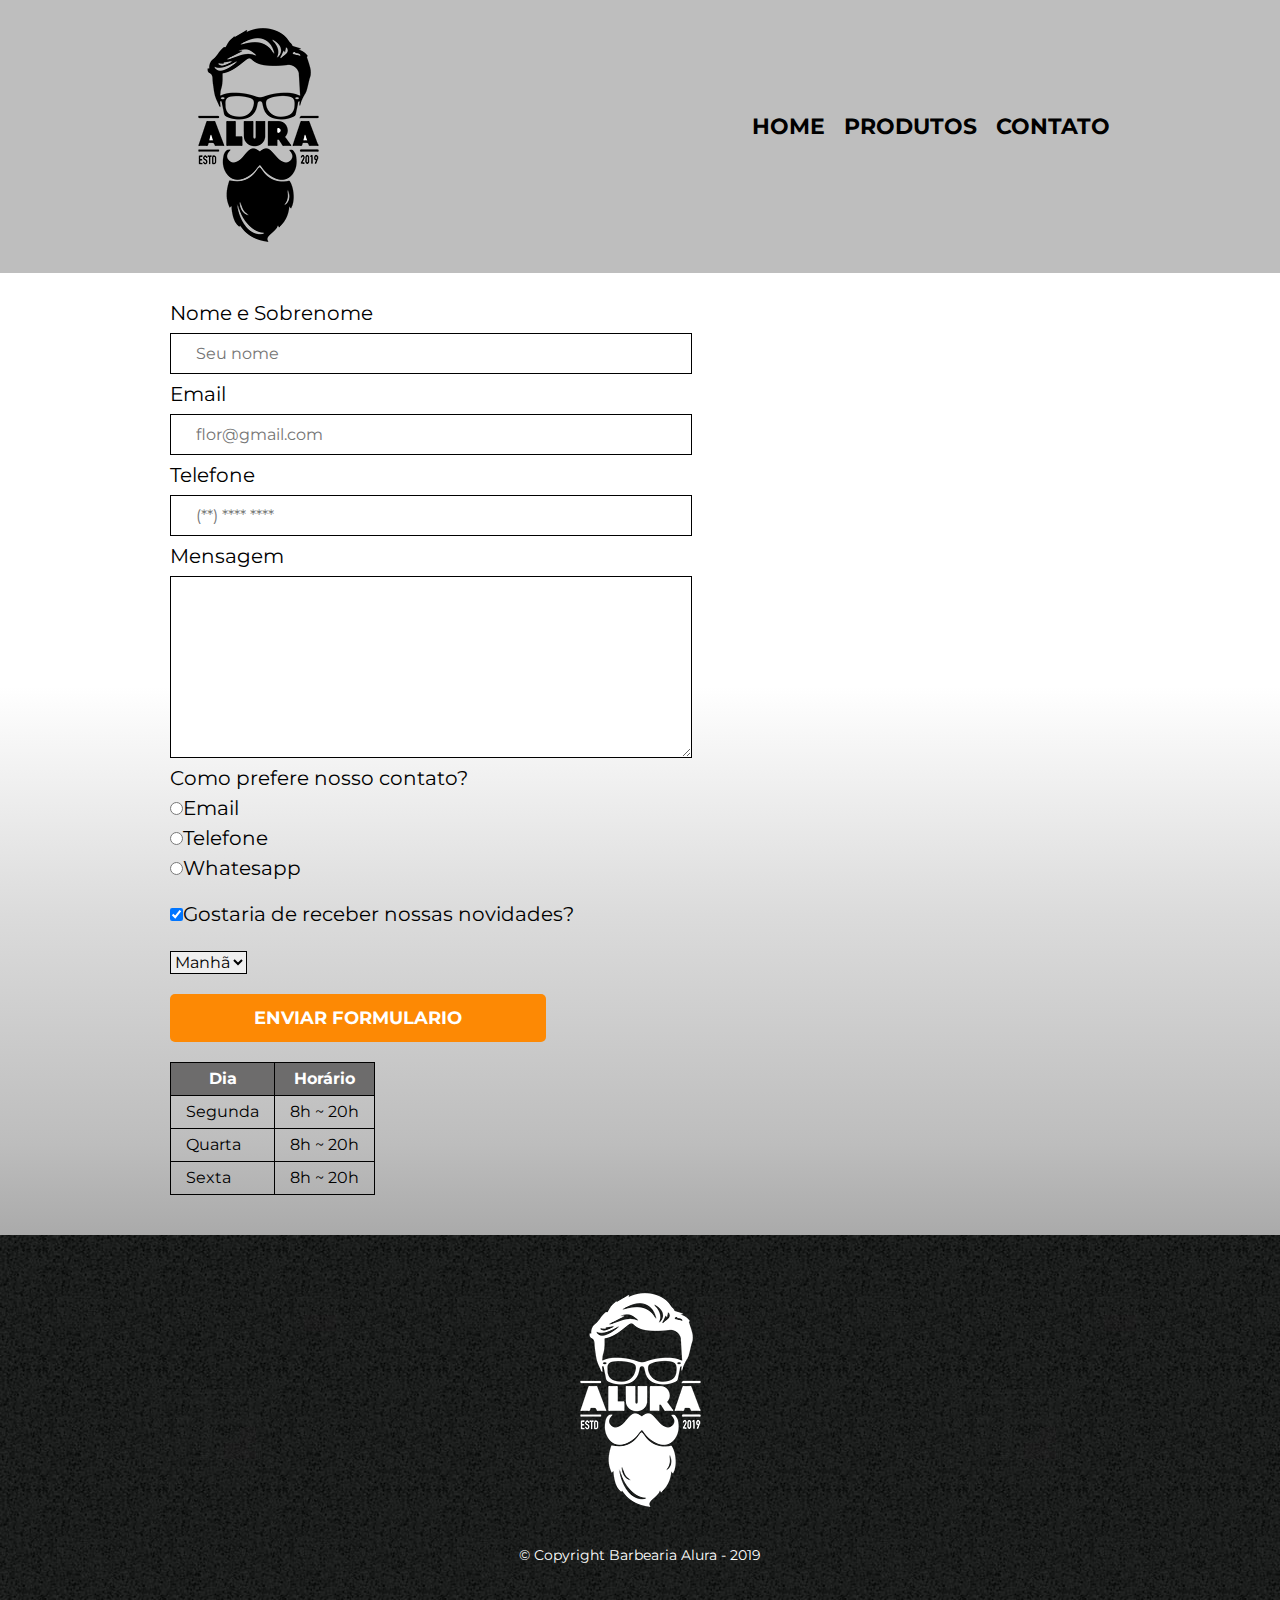
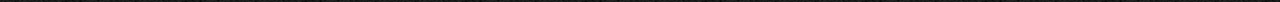
<file: BarbeariaAlura/contato.html>
<!DOCTYPE html>
<html lang="pt-br">
<head>
    <meta charset="UTF-8">
    <meta http-equiv="X-UA-Compatible" content="IE=edge">
    <meta name="viewport" content="width=device-width, initial-scale=1.0">
    
    <title>Contato Barbearia Alura</title>

    <link rel="stylesheet" href="contato.css">
    <link rel="stylesheet" href="reset.css/reset.css">
    <link rel="stylesheet" href="style.css">

</head>

<body>
    
    <header>
        <div class="header">
            <img src="imagens/logo.png" alt="logo da barbearia Alura">
            <nav>
                <ul>
                    <li><a href="barbeariaAlura.html">home</a></li>
                    <li><a href="produtos.html">produtos</a></li>
                    <li><a href="contato.html">contato</a></li>
                </ul>
            </nav>
        </div>
    </header>

    <main>
            <form>
                <label for="nomesobrenome">Nome e Sobrenome</label>
                <input type="text" id="nomesobrenome" class="inputepadrao" required placeholder="Seu nome">

                <label for="email">Email</label>
                <input type="email" id="email" class="inputepadrao" required placeholder="flor@gmail.com">

                <label for="telefone">Telefone</label>
                <input type="tel" id="telefone" class="inputepadrao" required placeholder="(**) **** ****">

                <label for="mensagem">Mensagem</label>
                <textarea id="mensagem" cols="30" rows="10" class="inputepadrao" required placeholder=""></textarea>
                
                <fieldset>
                    <legend>Como prefere nosso contato?</legend>
                    <label ><input type="radio" name="contato" value="email">Email</label>
                    <label ><input type="radio" name="contato" value="telefone">Telefone</label>
                    <label ><input type="radio" name="contato" value="whatesapp">Whatesapp</label>
                </fieldset>

                <label><input type="checkbox" class="checkbox" checked>Gostaria de receber nossas novidades?</label>

                <fieldset>
                    <select>
                        <option>Manhã</option>
                        <option>Tarde</option>
                        <option>Noite</option>
                    </select>
                </fieldset>

                <input type="submit" class="enviar" value="enviar formulario">
            </form>

            <div class="table">
                <table>
                    <thead>
                        <th>Dia</th>
                        <th>Horário</th>
                    </thead>
                    <tbody>
                        <tr>
                            <td>Segunda</td>
                            <td>8h ~ 20h</td>
                        </tr>
                        <tr>
                            <td>Quarta</td>
                            <td>8h ~ 20h</td>
                        </tr>
                        <tr>
                            <td>Sexta</td>
                            <td>8h ~ 20h</td>
                        </tr>
                    </tbody>
                </table>
            </div>
    </main>

    <footer>
        <div class="footer">
            <img src="imagens/logo-branco.png" alt="logo da barbearia alura">
            <p>&copy Copyright Barbearia Alura - 2019</p>
        </div>
    </footer>
    
</body>

</html>
</file>
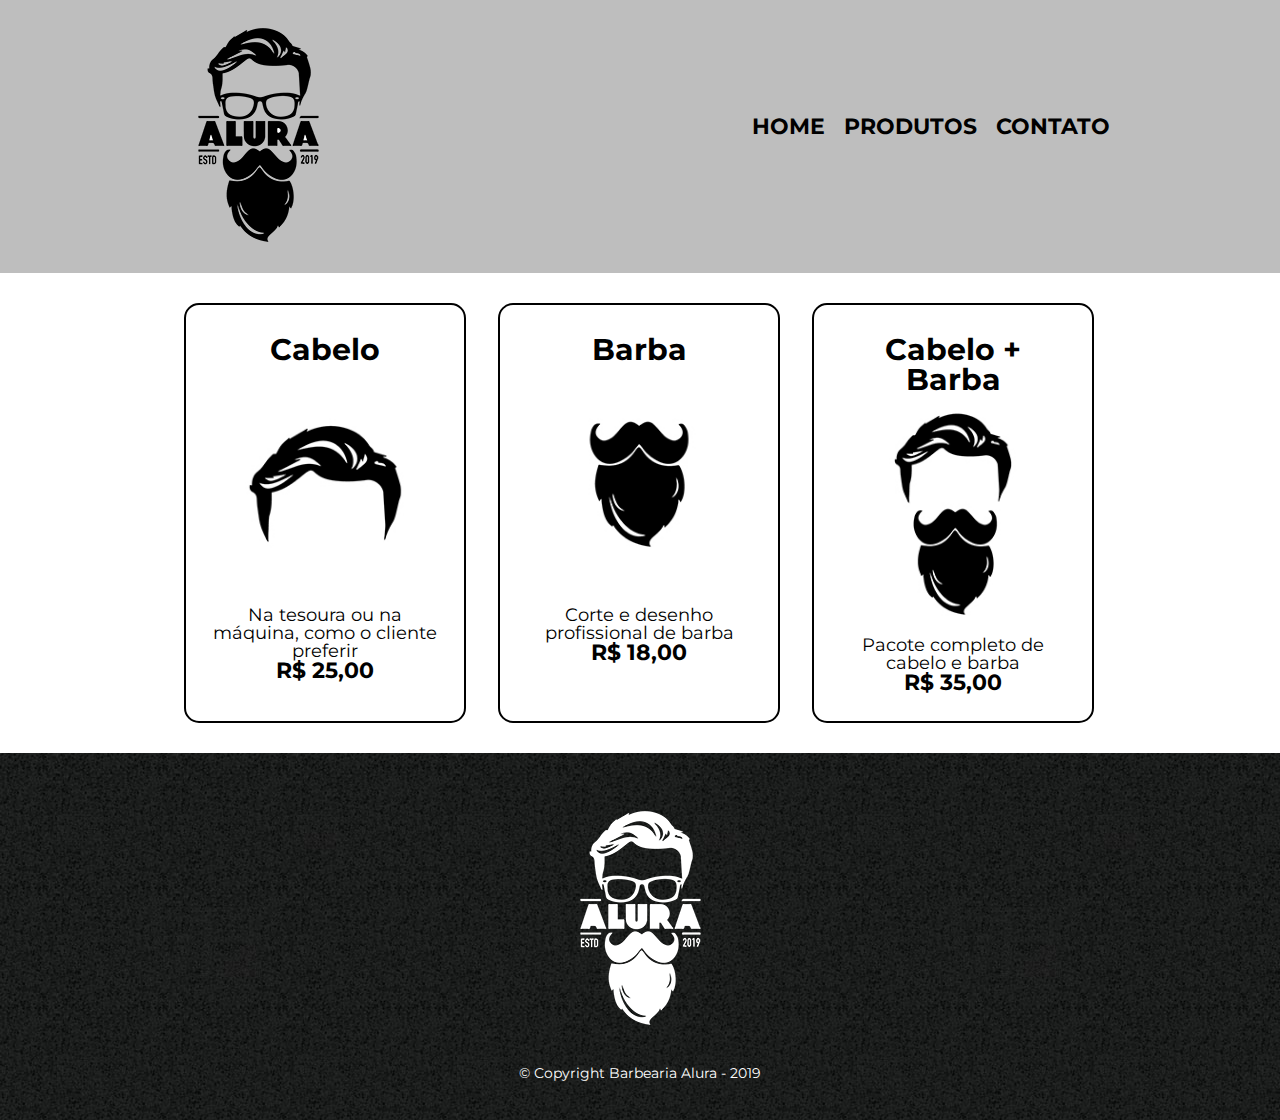
<file: BarbeariaAlura/produtos.html>
<!DOCTYPE html>
<html lang="pt-br">
<head>
    <meta charset="UTF-8">
    <meta http-equiv="X-UA-Compatible" content="IE=edge">
    <meta name="viewport" content="width=device-width, initial-scale=1.0">
    <link rel="stylesheet" href="produtos.css">
    <link rel="stylesheet" href="reset.css/reset.css">
    <link rel="stylesheet" href="style.css">
    <title>Produtos - Barbaria alura</title>

    <style>
         body {
        background-image: none;
    }
    </style>
    
</head>
<body>
    <header>
        <div class="header_margin">
            <h1><img src="imagens/logo.png" alt=""></h1>
            <nav>
                <ul>
                    <li><a href="barbeariaAlura.html">Home</a></li>
                    <li><a href="produtos.html">Produtos</a></li>
                    <li><a href="contato.html">Contato</a></li>
                </ul>
            </nav>
        </div>
    </header>

    <main>
        <ul class="produtos">
            <li>
                <h2>Cabelo</h2>
                <img src="imagens/cabelo.jpg" alt="">
                <p class="produto_descrisao">Na tesoura ou na máquina, como o cliente preferir</p>
                <p class="produto_preco">R$ 25,00</p>
            </li>
            <li>
                <h2>Barba</h2>
                <img src="imagens/barba.jpg" alt="">
                <p class="produto_descrisao">Corte e desenho profissional de barba</p>
                <p class="produto_preco">R$ 18,00</p>
            </li>
            <li>
                <h2>Cabelo + Barba</h2>
                <img src="imagens/cabelo+barba.jpg" alt="">
                <p class="produto_descrisao">Pacote completo de cabelo e barba</p>
                <p class="produto_preco">R$ 35,00</p>
            </li>
        </ul>
    </main>

    <footer>
        <div class="footer">
            <img src="imagens/logo-branco.png" alt="">
            <p>&copy Copyright Barbearia Alura - 2019</p>
        </div>
    </footer>
</body>
</html>
</file>
<file: Alura plus/css/styles.css>
@import url('https://fonts.googleapis.com/css2?family=Inter:wght@100;200;300;400;500;600;700;800;900&display=swap');
/*font-family: 'Inter', sans-serif;*/

:root {
    --branco-principal: #ffffff;
    --cinza-secundario: #c0c0c0;
    --botao-azul: #167bf7;
    --cor-de-fundo: #00030c;
    --font-padrao: 'Inter', sans-serif;
}



body {
    background-color: var(--cor-de-fundo);
    font-family: var(--font-padrao);
    font-size: 16px;
    font-weight: 400;
}

.principal {
    background-image: url(../img/Background.png);
    background-repeat: no-repeat;
    background-size: contain;
    background-color: var(--cor-de-fundo);
    width: 100%;
    height: 100vh;
    display: grid;
    grid-template-columns: 50% 50%;
    grid-template-rows: 100vh ;
}

.principal_container {
    width: 80%;
    padding: 10% 0 0 8%;
}

.titulo_principal {
    font-size: 1.9em;
    color: var(--branco-principal);
    text-align: center;
    margin-bottom: 30px;
    font-weight: 700;
}

.combo_img {
    display: block;
    width: 70%;
    margin: 0 auto 50px auto;
}

.assinatura {
    width: 95%;
    height: 50px;
    border-radius: 8px;
    margin-bottom: 15px;
}

.assinatura:hover {
    cursor: pointer;
}

.assinatura_12x {
    background-color: #167bf7;
    color: var(--branco-principal);  
}

.assinatura_alura {
    border: 1px solid var(--branco-principal);
    color: var(--branco-principal);
}

.paragrafo_principal {
    color: var(--cinza-secundario);
    text-align: center;
    font-size: 0.8em;
}

.beneficios {
    display: grid;
    grid-template-columns: 50% 50%;
    grid-template-rows: 55vw 55vw 55vw;
}

.img_beneficios_plataformas {
    width: 75%;
    align-self: center;
    justify-self: center;
    margin-left: 55px;
}


.beneficios_conteudo_plataformas {
    width: 80%;
    align-self: center;
    justify-self: center;
    margin-right: 55px;
}

.titulo_generico {
    color: var(--branco-principal);
    font-size: 3em;
    font-weight: 700;
    margin-bottom: 10px;
}

.paragrafo_generico {
    color: var(--cinza-secundario);
    font-size: 0.9em;
    line-height: 1.4em;
}

.beneficios_conteudo_linguas {
    width: 75%;
    align-self: center;
    justify-self: center;
    margin-left: 70px;
}

.img_beneficios_linguas {
    width: 70%;
    align-self: center;
    justify-self: center;
    margin-right: 100px;
}

.butao_linguas {
    width: 30%;
    height: 60px;
    background-color: var(--botao-azul);
    padding: 10px;
    color: var(--branco-principal);
    border-radius: 5px;
    margin-top: 10px;
}

.butao_linguas:hover {
    cursor: pointer;
}

.img_beneficios_notebook {
    width: 70%;
    align-self: center;
    justify-self: center;
    margin-left: 100px;
}

.beneficios_conteudo_notebook {
    width: 80%;
    align-self: center;
    justify-self: center;
    margin-right: 100px;
}

.dispositivos_disponiveis {
    text-align: center;
    margin-top: 300px;
}

.dispositivos_disponiveis_container {
    display: grid;
    grid-template-columns: 1fr 1fr 1fr;
    grid-template-rows: 1fr 60px;
    align-items: center;
    justify-items: center;
    margin: auto;
    margin-top: 30px;
    max-width: 1150px;
}

.titulo_dispositivos {
    color: var(--branco-principal);
    font-weight: 600;
    font-size: 2em;
    margin-top: 30px ;
}

footer {
    text-align: center;
    margin-top: 150px;
    margin-bottom: 80px;
}

.footer_conteudo_container {
    max-width: 1100px;
    margin: auto;
    margin-top: 50px;
}

.footer_conteudo_container a {
    text-decoration: none;
    color: var(--cinza-secundario);
    font-size: 1em;
    margin: 0 3px;
}

.paragrafo_footer {
    color: #707070;
    font-size: 0.9em;
    margin: auto;
    margin-top: 30px;
    max-width: 1100px;
}
</file>
<file: aluramidi/css/estilos.css>
:root {
  --cinza: #aaa;
  --vermelha: #e93d50;
  --vermelha-escura: #af303f;
  --branca: #fff;
  --luz: rgb(229, 255, 0);
}

body {
  align-items: center;
  background: linear-gradient(45deg, #a7cfdf 0%,#23538a 100%);
  display: flex;
  justify-content: center;
  flex-direction: column;
  font-family: 'Montserrat', sans-serif;
  min-height: 100vh;
}

h1 {
  color: var(--branca);
  margin-bottom: 20px;
  font-size: 2rem;
}

.teclado {
  background: linear-gradient(to bottom, #eeeeee 0%,#cccccc 100%);
  box-shadow: 6px 8px 0 6px #666, 10px 10px 10px #000;
  border-radius: 30px;
  display: grid;
  gap: 10px;
  grid-template-columns: repeat(3, 1fr);
  padding: 10px;
}

.tecla {
  background-color: var(--branca);
  border-radius: 30px;
  box-shadow: 3px 3px 0 var(--cinza);
  color: var(--vermelha);
  cursor: pointer;
  height: 120px;
  font-size: 1.75em;
  font-weight: bold;
  line-height: 120px;
  text-align: center;
  width: 120px;
}

.tecla.ativa,
.tecla:active {
  background-color: var(--vermelha);
  border: 4px solid  var(--vermelha);
  box-shadow: 3px 3px 0 var(--vermelha-escura) inset;
  color: var(--branca);
  outline: none;
}

.tecla.focus,
.tecla:focus {
  outline: none;
  box-shadow: 1px 1px 10px var(--luz);
}

.tecla.active:focus,
.tecla:active:focus {
  box-shadow: 3px 3px 0 var(--vermelha-escura) inset, 1px 1px 10px var(--luz);
}
</file>
<file: controle-de-despesas-master/style.css>
@import url('https://fonts.googleapis.com/css?family=Lato&display=swap');

:root {
  --box-shadow: 0 1px 3px rgba(0, 0, 0, 0.12), 0 1px 2px rgba(0, 0, 0, 0.24);
}

* {
  box-sizing: border-box;
}

body {
  background-color: #f7f7f7;
  display: flex;
  flex-direction: column;
  align-items: center;
  justify-content: center;
  min-height: 100vh;
  margin: 0;
  font-family: 'Lato', sans-serif;
}

.container {
  margin: 30px auto;
  width: 350px;
}

h1 {
  letter-spacing: 1px;
  margin: 0;
  color: #2e75cc;
}

h3 {
  border-bottom: 1px solid #bbb;
  padding-bottom: 10px;
  margin: 40px 0 10px;
}

h4 {
  margin: 0;
  text-transform: uppercase;
}

.inc-exp-container {
  background-color: #fff;
  box-shadow: var(--box-shadow);
  padding: 20px;
  display: flex;
  justify-content: space-between;
  margin: 20px 0;
}

.inc-exp-container > div {
  flex: 1;
  text-align: center;
}

.inc-exp-container > div:first-of-type {
  border-right: 1px solid #dedede;
}

.money {
  font-size: 20px;
  letter-spacing: 1px;
  margin: 5px 0;
}

.money.plus {
  color: #2ecc71;
}

.money.minus {
  color: #c0392b;
}

label {
  display: inline-block;
  margin: 10px 0;
}

input[type='text'],
input[type='number'] {
  border: 1px solid #dedede;
  border-radius: 2px;
  display: block;
  font-size: 16px;
  padding: 10px;
  width: 100%;
}

.btn {
  cursor: pointer;
  background-color: #9c88ff;
  box-shadow: var(--box-shadow);
  color: #fff;
  border: 0;
  display: block;
  font-size: 16px;
  margin: 10px 0 30px;
  padding: 10px;
  width: 100%;
}

.btn:focus,
.delete-btn:focus {
  outline: 0;
}

.transactions {
  list-style-type: none;
  padding: 0;
  margin-bottom: 40px;
}

.transactions li {
  background-color: #fff;
  box-shadow: var(--box-shadow);
  color: #333;
  display: flex;
  justify-content: space-between;
  position: relative;
  padding: 10px;
  margin: 10px 0;
}

.transactions li.plus {
  border-right: 5px solid #2ecc71;
}

.transactions li.minus {
  border-right: 5px solid #c0392b;
}

.delete-btn {
  cursor: pointer;
  background-color: #e74c3c;
  border: 0;
  color: #fff;
  font-size: 20px;
  line-height: 20px;
  padding: 2px 5px;
  position: absolute;
  top: 50%;
  left: 0;
  transform: translate(-100%, -50%);
  opacity: 0;
  transition: opacity 0.3s ease;
}

.transactions li:hover .delete-btn {
  opacity: 1;
}
</file>
<file: cordelModerno/style.css>
@charset "UTF-8";

@import url('https://fonts.googleapis.com/css2?family=Passion+One&family=Sriracha&display=swap');

:root{
    --font1: Verdana, Geneva, Tahoma, sans-serif;
    --font2: 'Passion One', cursive;
    --font3: 'Sriracha', cursive;

}

*{
    margin: 0px;
    padding: 0px;
    font-size: 1em;
}

html, body{
    background-color: darkgray;
    min-height: 100vh;
    font-family: var(--font1);
}

header{
    background-color: black;
    color: white;
    text-align: center;
}

header > h1{
    padding-top: 50px;
    font-variant: small-caps;
    font-family: var(--font2);
    font-size: 4em;
}

header > p{
    padding-bottom: 50px;
    
}

section{
    padding: 10vh 0vh 10vh 30px;
    line-height: 2em;
    font-family: var(--font3);
    font-size: 1.6em;
}
section > p{
    padding-bottom: 2em;
}

section.normal{
    background-color: white;
    color: black;
}

section.imagem{
    background-color: rgb(53, 53, 53);
    color: white;
    box-shadow: inset 6px 6px 13px 0px rgba(0, 0, 0, 0.411);
    background-size: cover;
    background-attachment: fixed;
}

section.imagem > p{
    width: 400px;
    background-color: rgba(0, 0, 0, 0.322);
    text-shadow: 2px 1px 1px black;
}

section#img01{
    background-image: url(imagens/background001.jpg);
    background-position: right center;
}

section#img02{
    background-image: url(imagens/background002.jpg);
}

a{
    color: white;
    text-decoration: none;
    font-weight: bolder;
}

a:hover{
    text-decoration: underline;
}

footer{
    background-color:  black;
    color: white;
    text-align: center;
    padding: 10px;
}
</file>
<file: HZC/assets/css/estilos.css>
@font-face {
    font-family: 'icones';
    src: url(../font/icones.ttf);
}

body {
    background-color: #1D232A;
    font-family: 'Open Sans', 'icones', sans-serif;
    color: #FFFFFF;
}

@media screen and (min-width: 1440px) {
    body {
        display: grid;
        grid-template-columns: auto 1fr;
    }
}

.cabecalho {
    display: flex;
    justify-content: space-between;
    align-items: center;
    background-color: #15191C;
    padding: 8px 16px;
    box-shadow: 0px 4px 4px rgba(0, 0, 0, 0.16);
}

.cabecalho__menu i::before {
    content: "\e904";
    font-size: 24px;
}

.cabecalho__notificacao i::before {
    content: "\e906";
    font-size: 24px;
}

.cabecalho__logo {
    width: 40px;
}

.cabecalho__perfil {
    display: none;
}

@media screen and (min-width: 1440px) {
    .cabecalho {
        background-color: #1D232A;
        display: grid;
        column-gap: 32px;
        grid-template-columns: 1fr auto;
        padding: 16px 60px;
        height: 80px;
        box-sizing: border-box;
        grid-column: 2;
    }

    .cabecalho__menu {
        display: none;
    }

    .cabecalho__logo {
        display: none;
    }

    .cabecalho__perfil {
        display: grid;
        grid-template-columns: repeat(3, auto);
        column-gap: 8px;
        align-items: center;
        justify-self: flex-end;
        color: #95999C;
        padding: 8px 32px;
        border-right: 1px solid #95999C;
    }

    .cabecalho__perfil::before {
        content: "";
        display: block;
        width: 32px;
        height: 32px;
        background-image: url(../img/profile_2.png);
        background-size: contain;
        background-repeat: no-repeat;
        background-position: center;
    }

    .cabecalho__perfil::after {
        content: "\e90d";
        color: #FFFFFF;
        font-size: 1.5rem;
    }
}

.menu-lateral {
    display: flex;
    flex-direction: column;
    background-color: #15191C;
    width: 75vw;
    height: 100vh;

    position: absolute;
    left: -100vw;
    transition: .25s;
}

.menu-lateral--ativo {
    left: 0;
    transition: .25s;
}

.menu-lateral__logo {
    width: 118px;
    align-self: center;
    padding: 16px;
}

.menu-lateral__link {
    height: 64px;
    color: #95999C;
    padding-left: 64px;
    display: flex;
    align-items: center;
}

.menu-lateral__link--ativo {
    color: #FFFFFF;
    padding-left: 56px;
    border-left: 8px solid #FFFFFF;
}

.menu-lateral__link::before {
    content: "\e900";
    width: 24px;
    height: 24px;
    font-size: 24px;
    position: absolute;
    left: 24px;
}

.menu-lateral__link--inicio::before {
    content: "\e902";
}

.menu-lateral__link--videos::before {
    content: "\e90e";
}

.menu-lateral__link--picos::before {
    content: "\e909";
}

.menu-lateral__link--integrantes::before {
    content: "\e903";
}

.menu-lateral__link--camisas::before {
    content: "\e900";
}

.menu-lateral__link--pinturas::before {
    content: "\e90a";
}

@media screen and (min-width: 1440px) {
    .menu-lateral {
        position: static;
        width: 200px;
        grid-column: 1;
        grid-row: 1 / span 2;
    }
}

.principal {
    padding: 24px 16px;
    gap: 16px;
}

.titulo-pagina {
    font-size: 1.5rem;
    font-weight: 700;
    grid-column: 1 / span 3;
}

.titulo-secao {
    font-size: 1.2rem;
    font-weight: 700;
}

@media screen and (min-width: 1440px) {
    .principal {
        display: grid;
        grid-template-columns: auto 1fr auto;
        grid-template-areas: 
            "titulo-pagina titulo-pagina titulo-pagina"
            "destaque-video destaque-video videos-recentes"
            "secao-videos secao-videos secao-videos"
            "produtos-recentes destaque-produtos destaque-produtos"
            "secao-produtos secao-produtos secao-produtos "
        ;
        column-gap: 32px;
        padding: 16px 60px;
        grid-column: 2;
    }
}

.cartao {
    width: 100%;
    border-radius: 15px;
    overflow: hidden;
    background-color: #2C343A;
}

.cartao__imagem--desktop {
    display: none;
}

.cartao--destaque {
    margin-bottom: 16px;
}

.cartao__conteudo {
    padding: 16px;
    display: grid;
    grid-template-columns: auto 1fr;
    gap: 8px;
}

.cartao__destaque {
    grid-column: span 2;
}

.cartao__titulo {
    font-size: 1.2rem;
    font-weight: 700;
    grid-column: span 2;
}

.cartao__perfil {
    color: #95999C;
    font-size: 0.9rem;
    grid-column: span 2;
}

.cartao__info {
    display: flex;
    align-items: center;
    color: #95999C;
}

.cartao__info--tempo::before {
    content: "\e90c";
    margin-right: 8px;    
}

.cartao__info--visualizacao::before {
    content: "\e90f";
    margin-right: 8px;    
}

.cartao__botao {
    display: flex;
    justify-content: center;
    align-items: center;
    background-color: #0480DC;
    width: 40px;
    height: 40px;
    border-radius: 10px;
    font-size: 0.9rem;
    justify-self: flex-end;
}

.cartao__botao--play::before {
    content: "\e90b";
    font-size: 24px;
}

.cartao__botao--destaque {
    width: 100%;
    grid-column: span 2;
}

.cartao__botao--destaque::before {
    margin-right: 8px;
}

.cartao--recentes {
    display: none;
}


@media screen and (min-width: 1440px) {
    

    .cartao--destaque {
        margin-bottom: 0;
    }

    .cartao__imagem--desktop {
        display: block;
    }

    .cartao__imagem--mobile {
        display: none;
    }

    .cartao__botao--destaque {
        grid-column: auto;
        padding: 16px 8px;
    }

    .cartao--recentes {
        display: grid;
        grid-template-columns: auto auto;
        align-items: center;
        row-gap: 24px;
        width: 256px;
        padding: 16px;
        box-sizing: border-box;
        align-self: flex-start;
    }

    .cartao--recentes .cartao__titulo {
        grid-column: auto;
    }

    .cartao__link {
        font-size: 0.8rem;
        font-weight: 600;
        color: #0480DC;
        justify-self: flex-end;
    }
    
    .cartao__lista {
        display: grid;
        row-gap: 16px;
        grid-column: span 2;
    }

    .cartao__item {
        display: grid;
        grid-template-columns: auto 1fr;
        gap: 8px;
    }

    .cartao__item-thumbnail {
        width: 32px;
        grid-row: span 2;
    }

    .cartao__item-titulo {
        font-size: 0.9rem;
        line-height: 1.2rem;
        font-weight: 700;
    }

    .cartao__item-perfil {
        font-size: 0.8rem;
        color: #95999C;
    }

    .titulo-secao {
        grid-column: 1 / spam 4;
    }
}

.secao {
    display: grid;
    gap: 16px;
}

@media screen and (min-width: 1440px) {
    .secao {
        grid-template-columns: repeat(4, 1fr);
    }

    .destaque-video {
        grid-area: destaque-video;
    }
    
    .videos-recentes {
        grid-area: videos-recentes;
    }
    
    .secao-videos {
        grid-area: secao-videos;
    }
    
    .produtos-recentes {
        grid-area: produtos-recentes;
    }
    
    .destaque-produtos {
        grid-area: destaque-produtos;
    }
    
    .secao-produtos {
        grid-area: secao-produtos;
    }

}
</file>
<file: leitor-de-textos-com-fala-master - Copia/style.css>
@import url('https://fonts.googleapis.com/css?family=Lato');

* {
  box-sizing: border-box;
}

body {
  background: #F4FEF8;
  font-family: 'Lato', sans-serif;
  min-height: 100vh;
  margin: 0;
}

h1 {
  text-align: center;
  color: #1A2232;
}

h3 {
  text-align: center;
  color: #1A2232;
}

.container {
  margin: auto;
  padding: 20px;
}

.btn {
  cursor: pointer;
  background-color: #11AE68;
  border: 0;
  border-radius: 4px;
  color: #fff;
  font-size: 16px;
  padding: 8px;
}

.btn:active {
  transform: scale(0.98);
}

.btn:focus,
select:focus {
  outline: 0;
}

.btn-toggle {
  display: block;
  margin: auto;
  margin-bottom: 20px;
}

.text-box {
  width: 70%;
  position: absolute;
  top: 30%;
  left: 50%;
  transform: translate(-50%, -800px);
  background-color: #1A2232;
  color: #fff;
  padding: 20px;
  border-radius: 5px;
  transition: all 1s ease-in-out;
}

.text-box.show {
  transform: translate(-50%, 0);
}

select {
  background-color: #D8F6E7;
  border: 0;
  color: #1A2232;
  font-size: 12px;
  height: 30px;
  margin: 0 auto 20px;
  display: block;
  min-width: 260px;
  max-width: 30%;
}

.text-box textarea {
  border: 1px #F4FEF8 solid;
  border-radius: 4px;
  font-size: 16px;
  padding: 8px;
  margin: 15px 0;
  width: 100%;
  height: 150px;
}

.text-box .btn {
  width: 100%;
}

.text-box .close {
  float: right;
  text-align: right;
  cursor: pointer;
}

main {
  display: grid;
  grid-template-columns: repeat(4, 1fr);
  grid-gap: 10px;
}

.expression-box {
  box-shadow: 0 2px 10px rgba(0, 0, 0, 0.2);
  border-radius: 5px;
  cursor: pointer;
  display: flex;
  flex-direction: column;
  overflow: hidden;
  transition: box-shadow 0.2s ease-out;
}

.expression-box.active {
  box-shadow: 0 0 10px 5px #11AE68;
}

.expression-box img {
  width: 100%;
  object-fit: cover;
  height: 200px;
}

.expression-box .info {
  background-color: #11AE68;
  color: #fff;
  font-size: 18px;
  letter-spacing: 1px;
  text-transform: uppercase;
  margin: 0;
  padding: 10px;
  text-align: center;
  height: 100%;
}

@media (max-width: 1100px) {
  main {
    grid-template-columns: repeat(3, 1fr);
  }
}

@media (max-width: 760px) {
  main {
    grid-template-columns: repeat(2, 1fr);
  }
}

@media (max-width: 500px) {
  main {
    grid-template-columns: 1fr;
  }
}
</file>
<file: leitor-de-textos-com-fala-master/style.css>
@import url('https://fonts.googleapis.com/css?family=Lato');

* {
  box-sizing: border-box;
}

body {
  background: #F4FEF8;
  font-family: 'Lato', sans-serif;
  min-height: 100vh;
  margin: 0;
}

h1 {
  text-align: center;
  color: #1A2232;
}

h3 {
  text-align: center;
  color: #1A2232;
}

.container {
  margin: auto;
  padding: 20px;
}

.btn {
  cursor: pointer;
  background-color: #11AE68;
  border: 0;
  border-radius: 4px;
  color: #fff;
  font-size: 16px;
  padding: 8px;
}

.btn:active {
  transform: scale(0.98);
}

.btn:focus,
select:focus {
  outline: 0;
}

.btn-toggle {
  display: block;
  margin: auto;
  margin-bottom: 20px;
}

.text-box {
  width: 70%;
  position: absolute;
  top: 30%;
  left: 50%;
  transform: translate(-50%, -800px);
  background-color: #1A2232;
  color: #fff;
  padding: 20px;
  border-radius: 5px;
  transition: all 1s ease-in-out;
}

.text-box.show {
  transform: translate(-50%, 0);
}

select {
  background-color: #D8F6E7;
  border: 0;
  color: #1A2232;
  font-size: 12px;
  height: 30px;
  margin: 0 auto 20px;
  display: block;
  min-width: 260px;
  max-width: 30%;
}

.text-box textarea {
  border: 1px #F4FEF8 solid;
  border-radius: 4px;
  font-size: 16px;
  padding: 8px;
  margin: 15px 0;
  width: 100%;
  height: 150px;
}

.text-box .btn {
  width: 100%;
}

.text-box .close {
  float: right;
  text-align: right;
  cursor: pointer;
}

main {
  display: grid;
  grid-template-columns: repeat(4, 1fr);
  grid-gap: 10px;
}

.expression-box {
  box-shadow: 0 2px 10px rgba(0, 0, 0, 0.2);
  border-radius: 5px;
  cursor: pointer;
  display: flex;
  flex-direction: column;
  overflow: hidden;
  transition: box-shadow 0.2s ease-out;
}

.expression-box.active {
  box-shadow: 0 0 10px 5px #11AE68;
}

.expression-box img {
  width: 100%;
  object-fit: cover;
  height: 200px;
}

.expression-box .info {
  background-color: #11AE68;
  color: #fff;
  font-size: 18px;
  letter-spacing: 1px;
  text-transform: uppercase;
  margin: 0;
  padding: 10px;
  text-align: center;
  height: 100%;
}

@media (max-width: 1100px) {
  main {
    grid-template-columns: repeat(3, 1fr);
  }
}

@media (max-width: 760px) {
  main {
    grid-template-columns: repeat(2, 1fr);
  }
}

@media (max-width: 500px) {
  main {
    grid-template-columns: 1fr;
  }
}
</file>
<file: mochila-de-viagem/css/style.css>
html {
    background: radial-gradient(farthest-corner at right top,#21A09D, #06182D);
    height: 100%;
    font-family: 'Roboto', cursive;
}

.conteudo {
    padding: 10vh 3em 0;
    display: flex;
    align-items: flex-start;
    gap: 2em;
}

.principal {
    flex-grow: 1;
    flex-basis: auto;
    min-width: 600px;
    padding: 4em 2em 2em;
    box-sizing: border-box;
    display: flex;
    background: #C5965F;
    border-radius: 10px;
    gap: 2em;
}
  
.mochila {
    min-width: 170px;
    max-width: 170px;
    height: 180px;
    padding-top: 80px;
    background-color: #d84736;
    box-shadow: inset 0 6px 0 2px #e64a3e, 0 -93px 0 -77px #3b1045, 0 -93px 0 -72px #d84736, 0 -93px 0 -68px #3b1045;
    background-image: linear-gradient(to right, transparent 5px, transparent 20px, transparent 1px, transparent 25px, transparent 5px, transparent 20px, transparent 20px, transparent 86px, #c1382e 45px, #c1382e 230px, transparent 25px, transparent 172px );
    background-position: center 254px;
    background-size: 305px 6px;
    background-repeat: repeat-x; 
    border: 5px solid #410c38;
    border-radius: 85px 85px 44px 44px;
    display: inline-block;
    vertical-align: top;
    flex-basis: auto;
    flex-grow: 1;
}
  
.mochila:before, .mochila:after {
    display: block;
    content: '';
    position: absolute;
  }
  
.mochila:before {
    height: 75px;
    width: 118px;
    background-image: radial-gradient(circle closest-corner at 13px 29px , #af342c, #af342c 2px, transparent 2px, transparent), radial-gradient(circle closest-corner at 13px 29px , #491033, #491033 4px, transparent 4px, transparent), linear-gradient(to bottom, transparent 10px, transparent 15px, #491033 5px, #491033 18px, transparent 18px, transparent 100px), linear-gradient(to right, #af342c 10px, #af342c 10px, transparent 10px, transparent 16px, #af342c 9px, #af342c 50px), linear-gradient(to bottom, #af342c 8px, #af342c 16px, #491033 8px, #491033 30px, #af342c 20px, #af342c 72px, #af342c 10px, #af342c 57px, #af342c 5%);
    margin-left: 22px;
    margin-top: 58px;
    border: 4px solid #491033;
    border-radius: 11px;
    box-shadow: 0 4px 0 0 #c1382e, inset 0px 4px 1px 0 #c03527;
    content: '||';
    color: transparent;
    font-family: Comic Sans MS;
    font-weight: bold;
    z-index: 1;
    text-shadow: rgb(0, 0, 0) -2px -86px 0px;
    font-size: 14px;
}
  
.mochila:after {
    margin-left: 67px;
    margin-top: -30px;
    background: #cca16a;
    width:26px;
    height:26px;
    border: 3px solid #491033;
    border-radius: 3px;
    transform: rotate(45deg);
}

.adicionar {
    width: 100%;
}

.adicionar input {
    width: 100%;
    box-sizing: border-box;
    margin: 0.5em 0 1em;
    padding: 1em 0.5em;
    border-radius: 10px;
    border: 2px solid #40112D;
}

.adicionar label {
    display: block;
}

.cadastrar {
    background-color: #40112D;
    color: #FFFFFF;
    cursor: pointer;
}

.lista {
    margin: 0;
    padding: 0;
}

.item {
    list-style: none;
    padding: 0.6em 2em;
    background: #FFFFFF;
    border-radius: 10px;
    margin: 0 0 1em;
    width: 100%;
    box-sizing: border-box;
    display: inline-flex;
    align-items: center;
    gap: 1em;
    font-size: 20px;
}

.item strong {
    border-radius: 50%;
    display: flex;
    align-items: center;
    justify-content: center;
    width: 40px;
    height: 40px;
    Background: #C5965F;
    font-weight: 400;
}
</file>
<file: pokedex-master/style.css>
body {
	background: #EFEFBB;
	background: linear-gradient(to right, rgb(197, 230, 236), rgb(239, 187, 230));
	color: white;
	margin: 0;
	font-family: rubik;
}

.container {
	padding: 40px;
	margin: 0 auto;
}

h1 {
	text-align: center;
	font-size: 54px;
}

.pokedex {
	display: grid;
	grid-template-columns: repeat(auto-fit, minmax(320px, 1fr));
	grid-gap: 20px;
	padding-inline-start: 0;
}

.card {
	list-style: none;
	padding: 40px;
	color: #222;
	text-align: center;
	border-radius: 20px;
	position: relative;
}

.card::after {
	content: "";
  display: block;
  width: 50%;
  height: 45%;
  border-radius: 100%;
  background-color: #fff;
  opacity: .7;
  position: absolute;
  top: 15%;
  left: 25%;
}

.steel {
	background-color: #f4f4f4;
}

.fire {
	background-color: #FDDFDF;
}

.grass {
	background-color: #DEFDE0;
}

.electric {
	background-color: #FCF7DE;
}

.water, .ice {
	background-color: #DEF3FD;
}

.ground {
	background-color: #f4e7da;
}

.rock {
	background-color: #d5d5d4;
}

.fairy {
	background-color: #fceaff;
}

.poison {
	background-color: #98d7a5;
}

.bug {
	background-color: #f8d5a3;
}

.dragon {
	background-color: #97b3e6;
}

.psychic {
	background-color: #eaeda1;
}

.flying {
	background-color: #F5F5F5;
}

.fighting {
	background-color: #E6E0D4;
}

.normal {
	background-color: #F5F5F5;
}

.card:hover {
	animation: bounce 0.5s linear;
}

.card-title {
	text-transform: capitalize;
	margin-bottom: 0px;
	font-size: 32px;
	font-weight: normal;
	position: relative;
	z-index: 2;
}

.card-subtitle {
	margin-top: 5px;
	color: #666;
	font-weight: lighter;
	position: relative;
	z-index: 2;
}

.card-image {
	height: 180px;
	position: relative;
	z-index: 2;
}

@keyframes bounce {
	20% {
			transform: translateY(-6px);
	}
	40% {
			transform: translateY(0px);
	}

	80% {
			transform: translateY(-2px);
	}
	100% {
			transform: translateY(0);
	}
}
</file>
<file: robotron-2000-projeto_inicial/css/style.css>
:root {
    --main-cinza: #CCCCCC;
    --main-branco: #FFFFFF;
    --main-preto: #000000;
}

* {
    box-sizing: border-box;
}

body {
    background: url(../img/fundo.jpg);
    background-position: center center;
    background-size: cover ;
    padding: 0;
    margin: 0;
    font-weight: 300;
}

body, input {
    font-family: 'Teko', sans-serif;
}

main {
    width: 80vw;
    height: 80vh;
    margin: 10vh 8vw 10vh 12vw;
    display: flex;
    gap: 1vw;
}

.robotron {
    background: url(../img/estrutura.png) no-repeat;
    background-position: center center;
    margin: 0;
    flex-basis: 40%;
    position: relative;
}

.robo {
    height: 110%;
    z-index: 1;
    position: absolute;
    left: -20%;
    top: -5%;
}

.titulo {
    transform: rotate(180deg);
    font-weight: 500;
    font-size: 130px;
    position: absolute;
    bottom: 7rem;
    left: -3rem;
    line-height: 0.8;
    writing-mode: vertical-rl;
    text-orientation: mixed;
    color: rgba(255,255,255,0.8)
}

.box {
    background: rgba(0,0,0,0.6);
    clip-path: polygon(calc(100% - 30px) 0, 100% 30px, 100% calc(100% - 30px), calc(100% - 30px) 100%, 30px 100%, 0 calc(100% - 30px), 0 30px, 30px 0);
    border-left: 5px solid var(--main-cinza);
    height: 80%;
}

/****************************** Equipamentos *****/

.equipamentos {
    flex-basis: 32%;
}

.montador {
    height: 100%;;
}

.montador-conteudo {
    padding: 2em 10%;
}

.peca {
    padding: 1em 0;
}

.peca-titulo {
    color: var(--main-branco);
    text-transform: uppercase;
    font-size: 2.5em;
}

.controle {
    background: var(--main-preto);
    border-radius: 25px;
    float: right;
    display: inline-flex;
    padding: 5px;
    align-items: center;
    align-self: flex-end;
}

.controle-contador {
    width: 40px;
    height: 35px;
    background: none;
    border: 0;
    margin: 0 1rem;
    color: var(--main-branco);
    text-align: center;
    font-size: 2.5em;
    display: inline-flex;
    align-items: center;
    padding-top: 8px;
}

.controle-ajuste {
    display: inline-block;
    width: 40px;
    height: 40px;
    line-height: 44px;
    border-radius: 50%;
    color: var(--main-cinza);
    font-size: 4em;
    background: var(--main-preto);
    text-align: center;
    border: 3px solid var(--main-cinza);
    cursor: pointer;
}

.linha {
    border-color: var(--main-cinza);
}

.producao {
    margin-top: 1em;
    font-size: 2em;
    text-transform: uppercase;
    padding: 0.2em 1em;
    float: right;
    border: 3px solid var(--main-branco);
    background: var(--main-branco);
    clip-path: polygon(100% 0, 100% calc(100% - 30px), calc(100% - 30px) 100%, 0 100%, 0 0);
    cursor: pointer;
}

.producao:hover {
    background: var(--main-preto);
    color: var(--main-branco)
}



/****************************** Estatísticas *****/
.estatisticas {
    flex-basis: 23%;
    padding: 2em 2em 0;
}

.estatistica {
    color: var(--main-branco);
    display: flex;
    align-items: flex-start;
    height: 25%;
}

.estatistica-titulo {
    font-size: 1.5em;
    border-bottom: 1px solid var(--main-cinza);
    flex-basis: 40%;
    text-transform: uppercase;
    order: 1
}

.estatistica-valor {
    flex-basis: 60%;
    position: relative;
    margin: 10px 0 0;
    order: 2;
    margin: -10px 0 0;
}

.estatistica-valor::after {
    content: "";
    display: block;
    padding-bottom: 100%;
    border: 1px solid var(--main-cinza);
    border-radius: 50%;
}

.estatistica-numero {
    position: absolute;
    top: 50%;
    transform: translateY(-46%);
    width: 100%;
    line-height: 100%;
    text-align: center;
    font-size: 3em;
    margin: 0;
}

.estatistica:nth-child(2n) .estatistica-titulo {
    order: 2;
    text-align: right;
}

.estatistica:nth-child(2n) .estatistica-valor {
    order: 1;
    flex-basis: 35%;
    margin: 10px 0 0;
}

@media screen and (max-width: 1600px) {
    body { 
        font-size: 14px;
    }
    main {
        width: 90vw;
        height: 80vh;
        margin: 5vh auto;
    }
}

@media screen and (max-width: 1200px) {
    body { 
        font-size: 13px;
    }

    main {
        width: 96vw;
        height: 80vh;
        margin: 10vh auto;
    }
}
</file>
<file: AluraBooks/css/style.css>
@charset "UTF-8";

@import url(header.css);
@import url(banner.css);
@import url(carrossel.css);
@import url(cartao.css);
@import url(topicosRecentes.css);
@import url(footer.css);

@import url('https://fonts.googleapis.com/css2?family=Poppins:ital,wght@0,200;0,300;0,400;0,500;0,600;0,700;0,800;0,900;1,100;1,200;1,300;1,400;1,500;1,600;1,700;1,800;1,900&display=swap');

:root {
    --cor-de-fundo: #EBECEE;
    --branco-padrao: #FFFFFF;
    --cor-font-1: #002f52;
    --cor-font-2: #EB9B00;
    --font-family-padrao: 'Poppins', sans-serif;
}


body {
    background-color: var(--cor-de-fundo);
}

.centraliza_conteudo {
    max-width: 90%;
    margin: 80px auto;
}
</file>
<file: Android/Estilo/Style.css>
@charset "UTF-8";

@import url('https://fonts.googleapis.com/css2?family=Bebas+Neue&display=swap');

@font-face {
    font-family: 'Android';
    src: url('../fontes/idroid.otf') format('opentype');
    font-weight: normal;
}


:root {
    --cor0:#c5ebd6;
    --cor1:#83e1ad;
    --cor2:#3ddc84;
    --cor3:#2fa866;
    --cor4:#063d1e;

    --fonte-padão: Arial, Helvetica, sans-serif ;
    --fonte-destaque: 'Bebas Neue', Arial ;
    --fonte-android: 'Android', Arial;
}

*{
    margin: 0px;
    padding: 0px;
}

body{
    background-color: var(--cor0);
    font-family: var(--fonte-padão);
}

body a.externo::after{
    content:'\1F517';
}

header{
    color: white;
    background-image: linear-gradient(to bottom, var(--cor1), var(--cor4));
}

header >h1 {
    text-align: center;
    color: white;
    font-family: var(--fonte-destaque);
    padding-top: 30px;
    margin-bottom: 20px;
    text-shadow: 2px 2px 2px rgba(0, 0, 0, 0.445);
    font-weight: normal;
}

header > p {
    color: white;
    min-height: 150px;
    text-align: center;
    font-family: var(--fonte-padão);
    font-size: 1.2em;
    max-width: 600px;
    margin: auto;
    padding: 0px 15px;
}

nav{
    background-color: var(--cor4);
    padding: 10px;
    box-shadow: 0px 10px 15px rgba(0, 0, 0, 0.432);
}

nav > a {
    color: white;
    text-decoration: none;
    padding: 10px;
    font-weight: bold;
    border-radius: 5px;
    transition-duration: 0.5s;
}

nav > a:hover{
    background-color: #83e1ad;
    color: #063d1e;
}


main{
    background-color: white;
    min-width: 300px;
    max-width: 1000px;
    margin: auto;
    padding: 20px;
    box-shadow: 0px 0px 10px rgba(0, 0, 0, 0.466);
    border-radius: 0px 0px 5px 5px;
}
main h1 {
    color: var(--cor4);
    font-family:  var(--fonte-android);
    font-weight: normal;
    font-size: 1.8em;
}

main h2 {
    font-family:  var(--fonte-android);
    color: var(--cor3);
    font-size: 1.3em;
    background-image: linear-gradient(to right, var(--cor1), transparent);
    text-indent: 8px;
}



main p{
    margin: 15px 0px;
    text-align: justify;
    text-indent: 25px;
    line-height: 2em;
    font-size: 1em;
}

main strong{
    color: #2fa866;
    font-weight: bold;
}

main a{
    text-decoration: none;
    font-weight: bold;
    color: var(--cor4);
    background-color: var(--cor1);
    padding: 2px 6px;
}

main a:hover{
    color: var(--cor1);
    background-color: var(--cor4);
}

main img{
    width: 100%;
}

main img.pequena{
    max-width: 50%;
    display: block;
    margin: auto;
}

main img.pequena{
    max-width: 350px;
    display: block;
    margin: auto;
}
aside{
    background-color: var(--cor0);
    padding: 10px;
    border-radius: 10px;
    box-shadow: 2px 3px 6px rgba(0, 0, 0, 0.37);
}

aside ul{
    list-style-position: inside;
    columns: 2;
}

aside > h3{
    background-color: var(--cor4);
    color:  white;
    padding: 5px;
    margin: -10px -10px 0px -10px;
    border-radius: 10px 10px 0px 0px;
}


footer{
    background-color: #063d1e;
    color: white;
    margin-top: 30px;
    text-align: center;
    font-size: 0.8em;
    padding: 4px 0px;
}

footer a{
    color: var(--cor0);
    font-weight: bold;
    text-decoration: none;
}

footer a:hover{
    color: var(--cor4);
    background-color: var(--cor1);
}

div.video{
    background-color: var(--cor4);
    margin: 0px -20px 30px -20px;
    padding: 20px;
    padding-bottom: 59%;
    position: relative;
}

div.video > iframe{
    position: absolute;
    top: 5%;
    left: 5%;
    width: 90%;
    height: 90%;

}
</file>
<file: BarbeariaAlura/style.css>
@charset "UTF-8";

@import url('https://fonts.googleapis.com/css2?family=Montserrat:ital,wght@0,100;0,200;0,300;0,400;0,500;0,600;0,700;0,800;0,900;1,100;1,200;1,300;1,400;1,500;1,600;1,700;1,800;1,900&display=swap');

*{
    font-family: 'Montserrat', sans-serif;
}

body{
    background-image: linear-gradient(to top, rgb(100, 100, 100), rgb(141, 141, 141), rgb(189, 189, 189), rgb(219, 219, 219),  white, white, white, white);
}

.principal{
    padding: 20px;
}

.banner{
    width: 100%;
}

main {
    max-width: 940px;
    margin: auto;
}

.utencilios {
    width: 150px;
    float: left;
    margin: 0 20px 20px 0;
}

.titulo_principal {
    font-size: 2em;
    text-align: center;
    margin: 0 0 1em;
    clear: left;
    text-shadow: 2px 2px 2px rgba(0, 0, 0, 0.397);
}

.principal_p {
    margin: 16px 0;
    font-size: 1.2em;
}

p {
    text-align: justify;
}

strong {
    font-weight: bold;
}

em {
    font-style: italic;
}

p em strong{
    color: rgb(202, 60, 60);
}

.mapa {
    padding: 15px;
}

.mapa p {
    text-align: center;
    margin: 30px 0;
}

.beneficios {
    max-width: 640px;
    margin: 50px auto;
}

.lista_home {
    display: inline-block;
    vertical-align: top;
    width: 40%;
}

#beneficiosImagem {
    width: 60%;
}

.itens{
    font-style: italic;
    list-style: none;
    line-height: 1.5em;
}

.itens:first-child {
    font-weight: bold;
}

.itens::before {
    content: "✰";
}

.itens::after {
    content: ".";
}



@media screen and (max-width: 600px) {
    h1{
        text-align: center;
    }

    .titulo_principal {
        font-size: 2.5em;
    }

    .principal {
        line-height: 2.3em;
    }

    .mapa{
        width: 100%;
        padding: 0;
    }

    .lista_home {
        display: block;
        width: 300px;
        margin: auto;
        margin-bottom: 30px;
        font-size: 1.5em;
    }

    #beneficiosImagem {
        width: 100%;
        box-shadow: 0px 5px 10px rgba(0, 0, 0, 0.418);
    }
}
</file>
<file: BarbeariaAlura/produtos.css>
@charset "UTF-8";

header {
    background-color:  rgb(190, 190, 190);
    
}

.header_margin{
    position: relative;
    max-width: 940px;
    margin: auto;
    padding: 10px 0px;
}

nav{
    position: absolute;
    top: 115.5px;
    right: 0px;
}

nav li {
    display: inline-block;
    margin-left: 15px;
}

nav a {
    text-transform: uppercase;
    font-weight: bold;
    font-size: 22px;
    text-decoration: none;
    color: black;
}

nav a:hover {
    color: #C78C19;
}


.produtos {
    max-width: 940px;
    margin: 0px auto;
    padding: 30px 0px;    
}

.produtos li {
    display: inline-block;
    width: 30%;
    height: 420px;
    vertical-align: top;
    text-align: center;
    margin: 0 1.5%;
    padding: 30px 20px;
    box-sizing: border-box;
    border: 2px solid black;
    border-radius: 15px;
}

.produtos li img {
    width: 100%;
}

.produtos li p {
    text-align: center;
}

.produtos li:hover {
    border: 3px solid #C78C19;
}

.produtos li:hover h2 {
    font-size: 35px;
}

.produtos h2 {
    font-size: 30px;
    font-weight: bold;
}

.produto_descrisao {
    font-size: 18px;
}

.produto_preco {
    font-size: 22px;
    font-weight: bold;
}

footer {
    text-align: center;
    background: url("imagens/bg.jpg");
}

.footer {
    padding: 40px 0;
}

footer p {
    text-align: center;
    color: white;
    font-size: 14px;
    margin-top: 20px;
}


@media screen and (max-width: 600px ) {
        
    h1{
        text-align: center;
    }

    nav {
        position: static;
    }

    nav li {
        margin: 5px;   
    }

    nav ul {   
        text-align: center;
    }

    .produtos li {
        display: block;
        width: 80%;
        margin: auto;
        margin-top: 30px;
    }

    .footer {
        margin-top: 30px;
    }
}
</file>
<file: BarbeariaAlura/contato.css>
@charset "UTF-8";

header {
    background-color: rgb(190, 190, 190);
    margin-bottom: 30px;
}

.header {
    max-width: 940px;
    background-color: rgb(190, 190, 190);
    margin: auto;
    position: relative;
    padding: 10px 0;
}

nav {
    position: absolute;
    top: 115.5px;
    right: 0px;
}

nav li {
    display: inline-block;
    margin-left: 15px;
}

nav a {
    text-transform: uppercase;
    font-weight: bold;
    font-size: 22px;
    text-decoration: none;
    color: black;
}

nav a:hover {
    color: #C78C19;
}

main {
    max-width: 940px;
    margin: 40px auto;
}

form label, form legend {
    display: block;
    font-size: 20px;
    margin: 0 0 10px 0;
}

.inputepadrao {
    display: block;
    margin: 0 0 10px 0;
    padding: 10px 25px;
    width: 50%;
}

textarea, select, .inputepadrao {
    border: 1px solid black;
}



.checkbox {
    margin: 20px 0;
}

select {
    margin-bottom: 20px;
}

.enviar {
    width: 40%;
    padding: 15px 0;
    background-color: #fd8904;
    color: white;
    font-weight: bold;
    border: none;
    border-radius: 5px;
    font-size: 18px;
    text-transform: uppercase;
    transition: 0.5s all;
    cursor: pointer;
}

.enviar:hover {
    background-color: rgb(248, 0, 0);
    color: black;
    transform: scale(1.1);
}

.table {
    margin: 20px 0 40px;
}

thead {
    background-color: rgb(109, 108, 108);
    color: white;
    font-weight: bold;
}

td, th {
    border: 1px solid black;
    padding: 8px 15px;
}

footer {
    text-align: center;
    background: url("imagens/bg.jpg");
}

.footer {
    padding: 40px 0 ;
}

footer p {
    color: white;
    font-size: 14px;
    margin-top: 20px;
    text-align: center;
}

@media screen and (max-width: 600px) {
    .header {
        text-align: center;
    }
   
    nav {
        position: static;
    }

    nav ul{
        text-align: center;
    }

    nav li {
        margin: 5px
    }

    .inputepadrao {
        width: 86%;
    }

    .enviar {
        font-size: 0.8em;
    }

}
</file>
